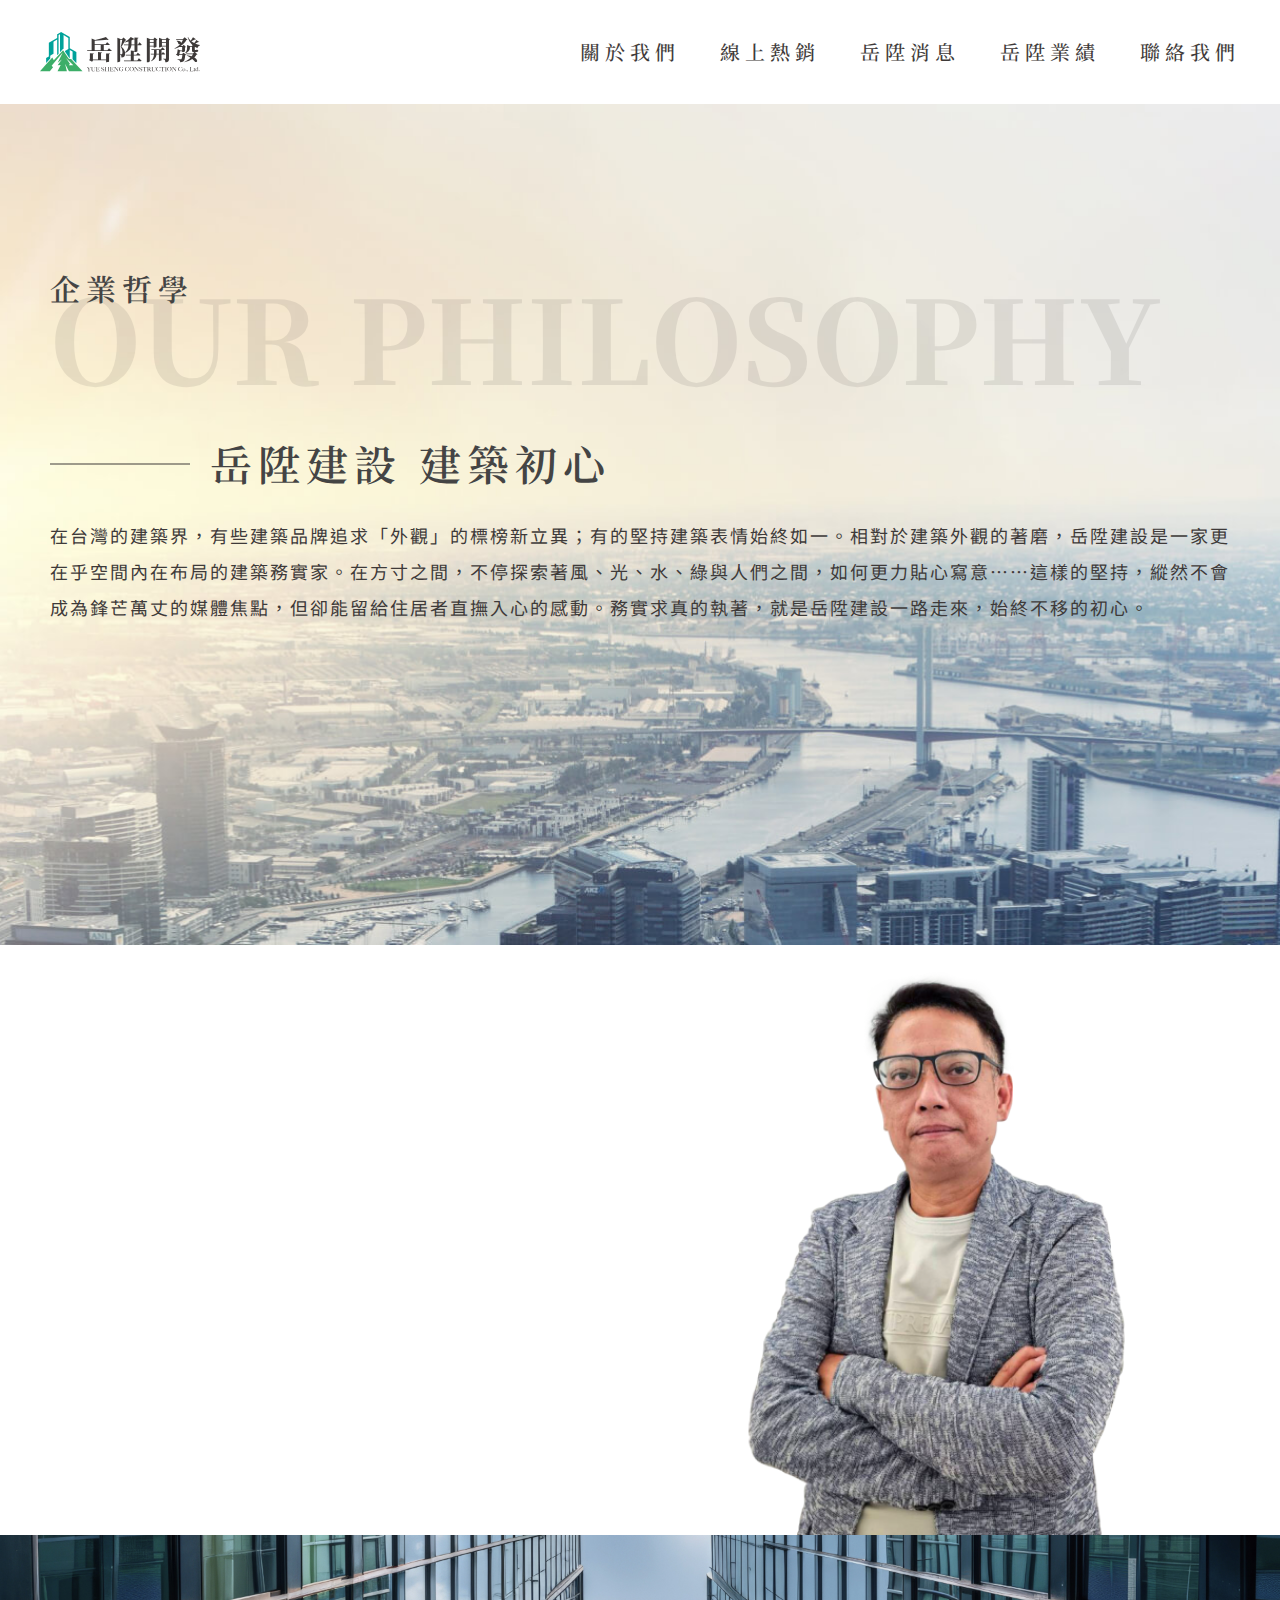
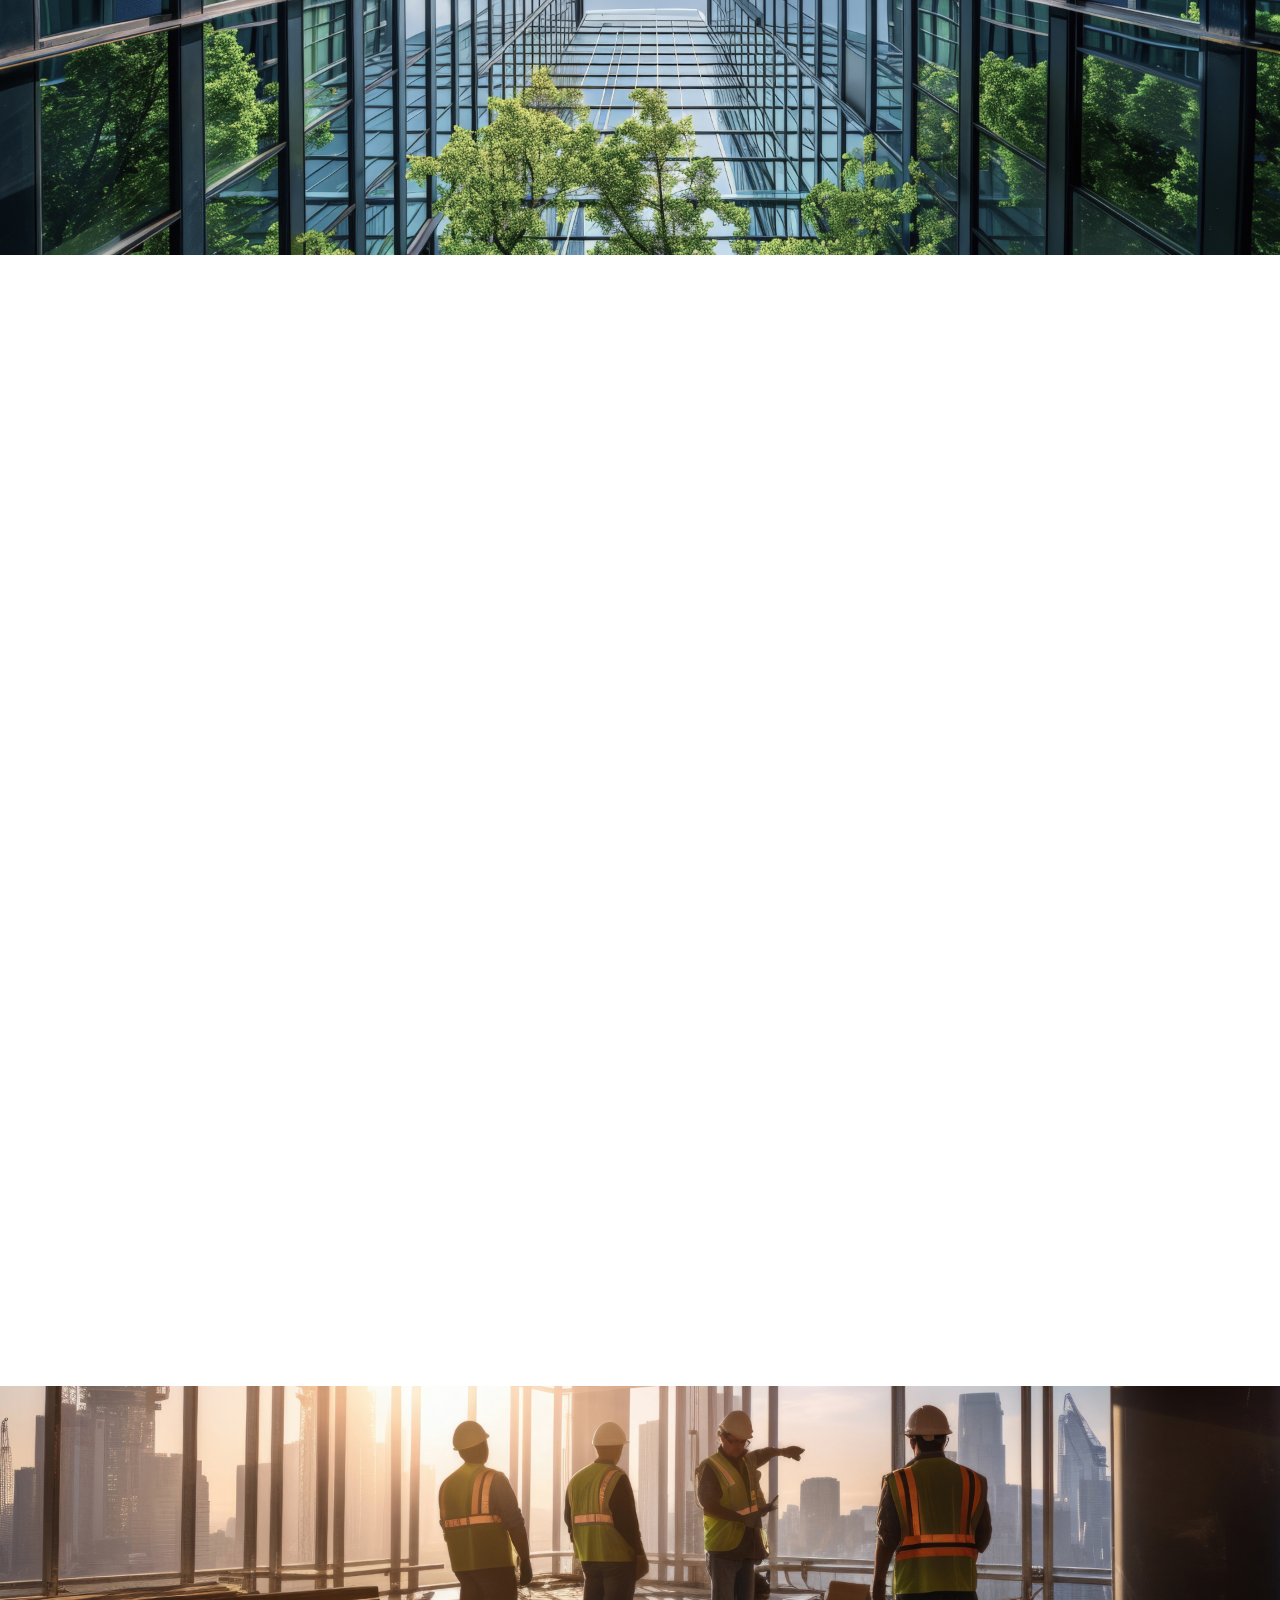
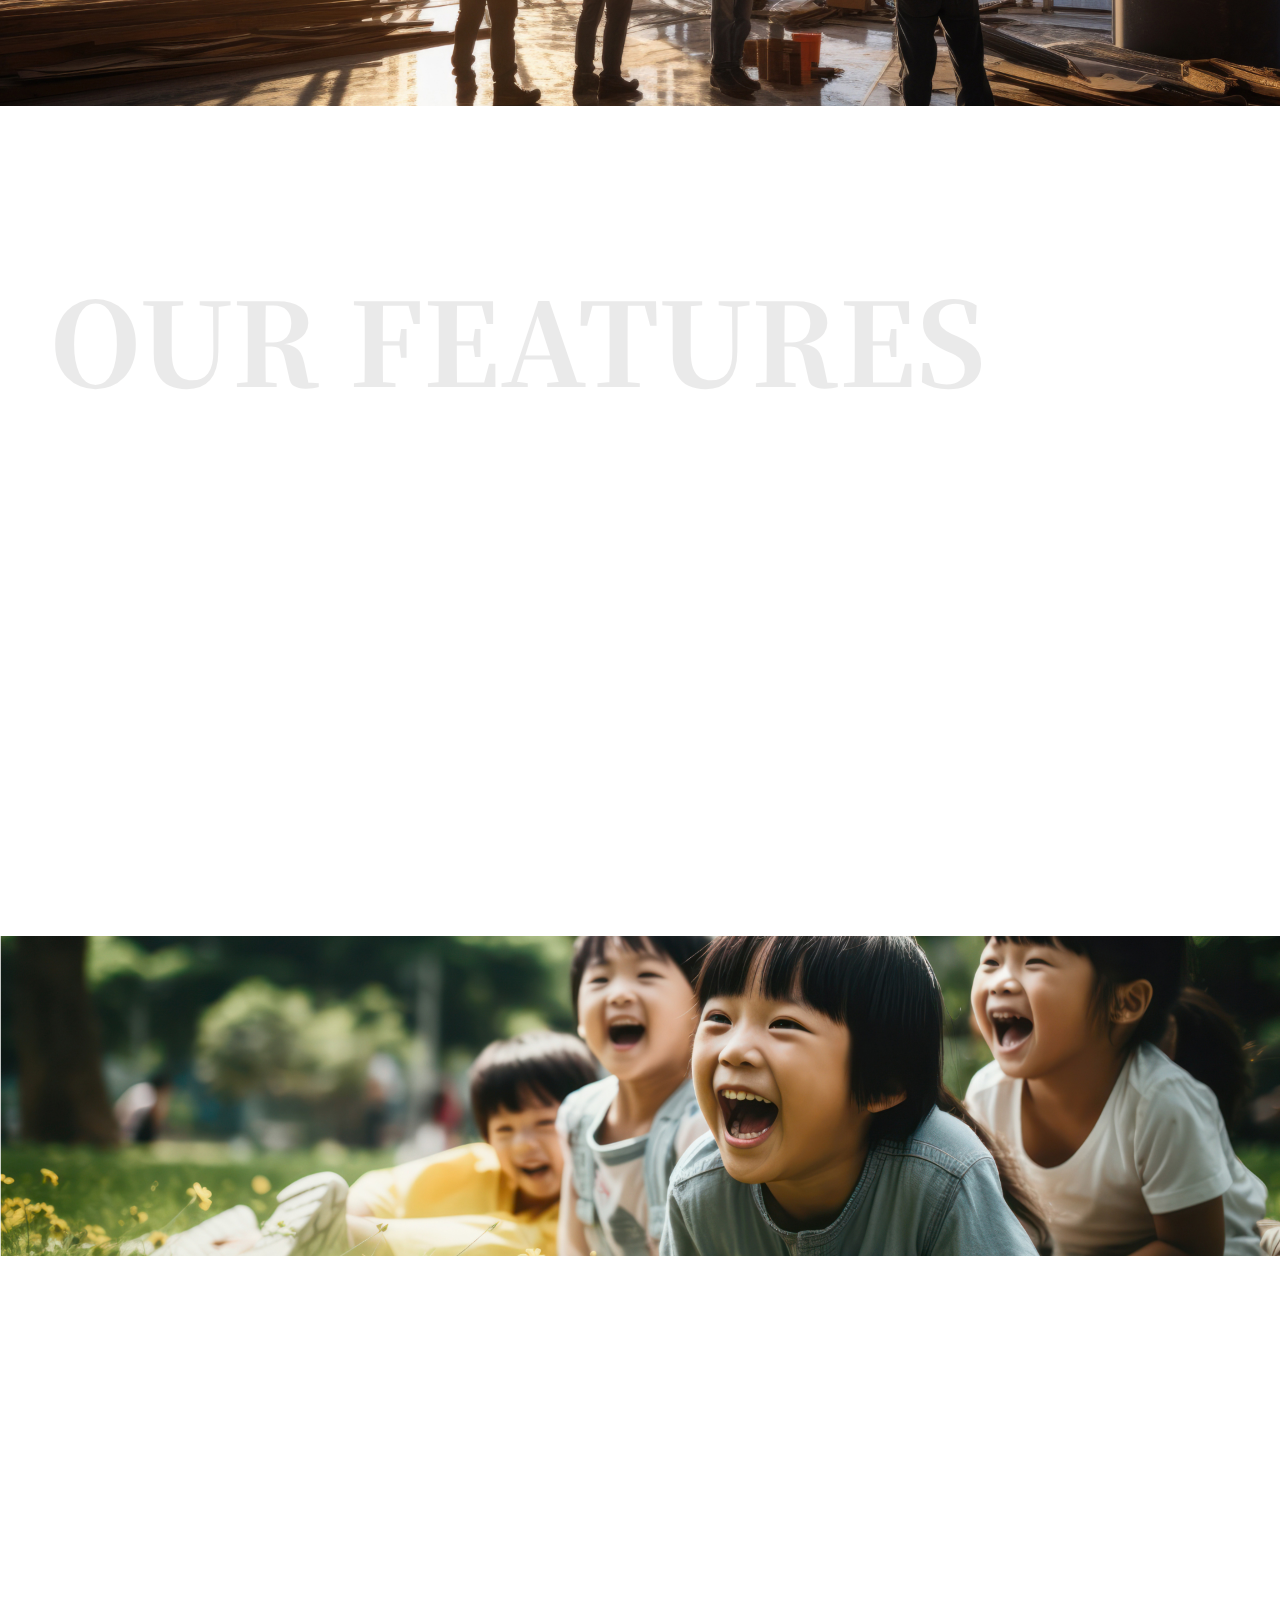
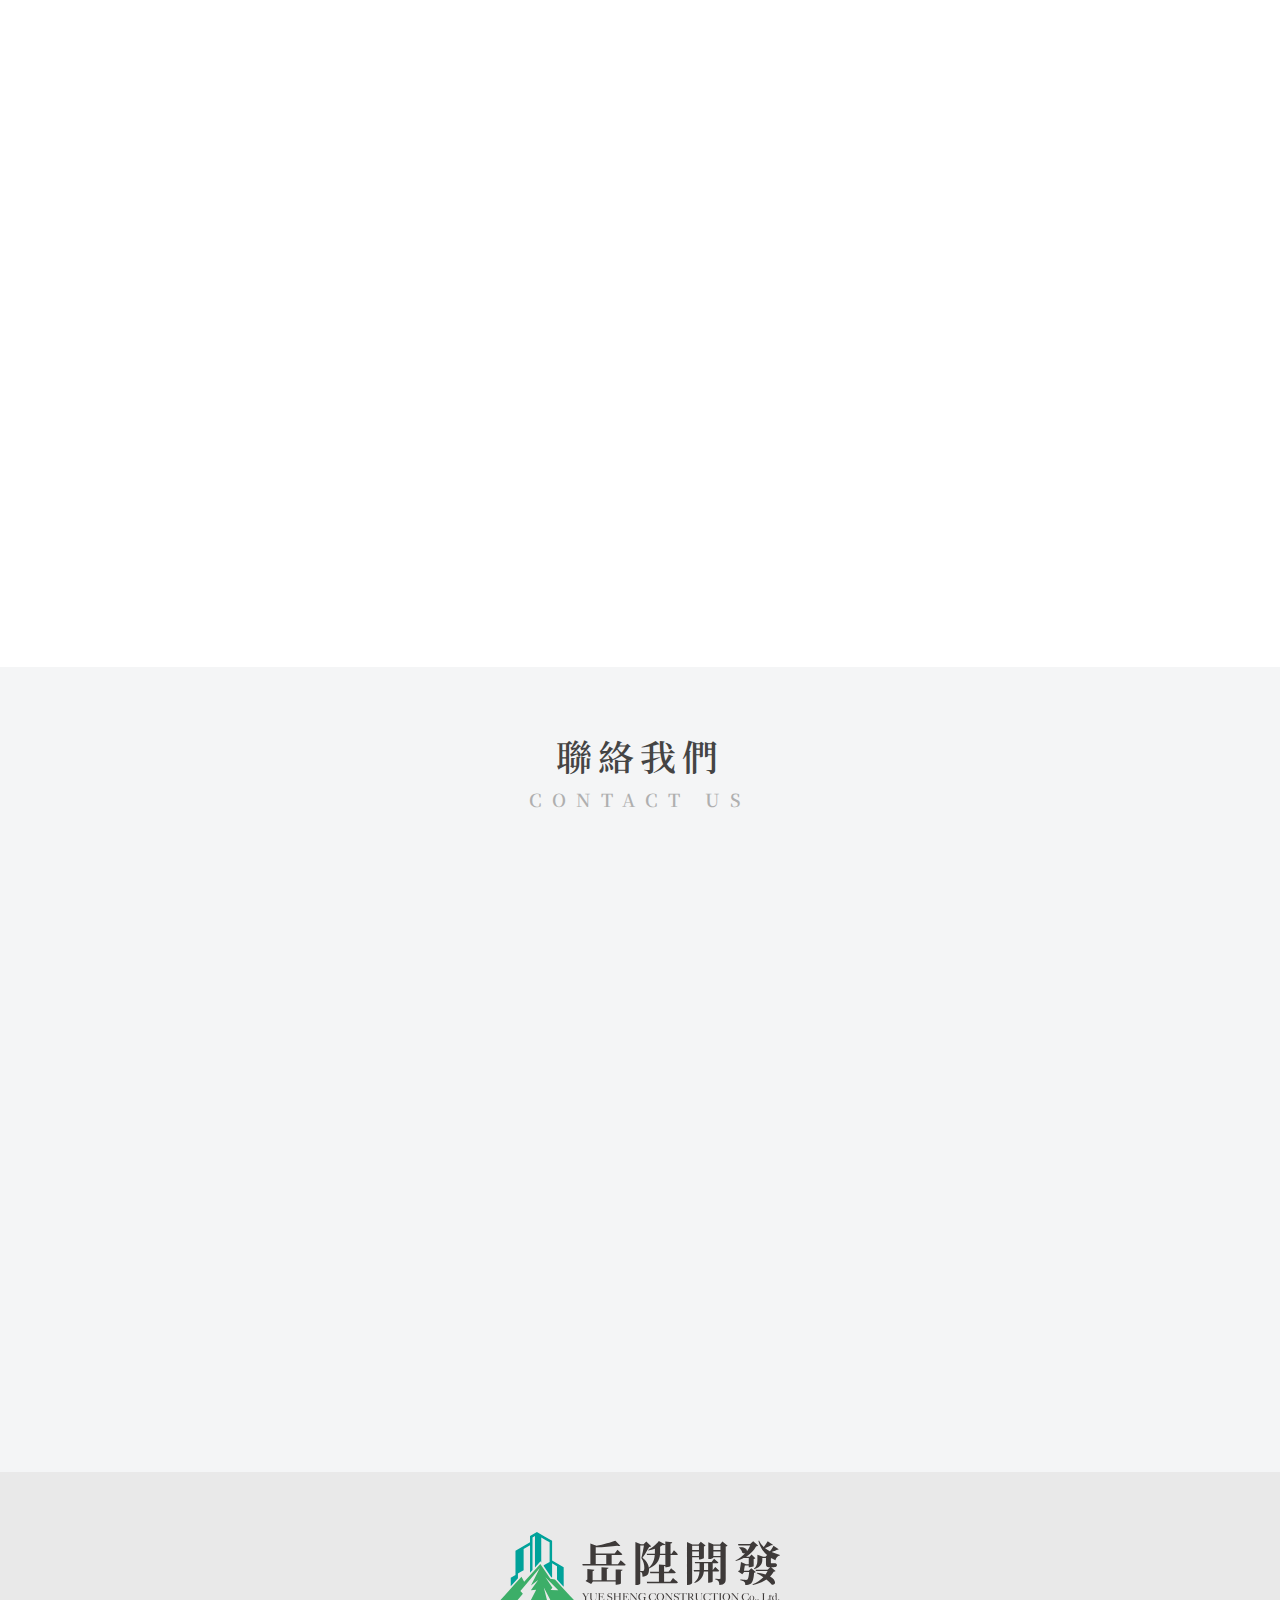
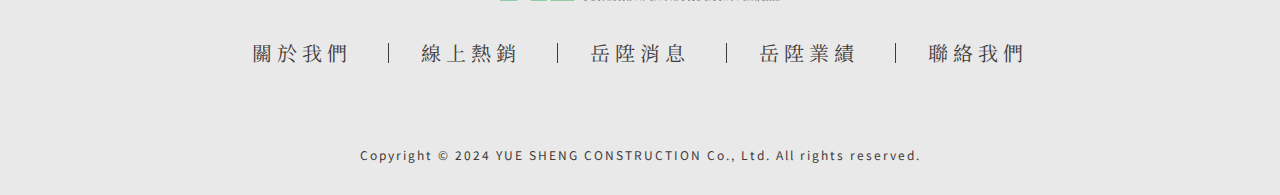
<file: aboutus.html>
<!DOCTYPE html>

<head>
	<meta http-equiv="Content-Type" content="text/html; charset=utf-8" />
	<meta name="viewport" content="width=device-width, initial-scale=1, minimum-scale=1, maximum-scale=1">
	<title>岳陞開發</title>
	<meta name="author" content="" />
	<meta name="description" content="" />
	<meta name="keywords" content="" />
	<meta name="Resource-type" content="" />
	<link rel="icon" href="logo.ico">
	<!-- <meta property="og:image" content="../img/index/1200x628.jpg"> -->

	<!-- css -->
	<link rel="stylesheet" type="text/css" href="css/reset.css" />
	<link rel="stylesheet" type="text/css" href="css/slick.css" />
	<link rel="stylesheet" type="text/css" href="css/slick-theme.css" />
	<link rel="stylesheet" type="text/css" href="css/animate.css" />
	<link rel="stylesheet" type="text/css" href="css/aboutus.css" />
	<!-- js -->
	<script src="js/jquery-3.6.0.min.js"></script>
	<script src="js/slick.js"></script>
	<script src="js/wow.min.js"></script>
</head>

<body>
	<header id="header"></header>

	<section>
		<div class="theme aboutus_kv">
            <div class="container">
                    <div class="titlebox">
                        <h4 class="wow fadeInUp" data-wow-duration="2s" data-wow-delay=".3s">企業哲學</h4>
                        <span>Our Philosophy</span>
                    </div>
                    <div class="infobox">
                        <h2 class="wow fadeInUp" data-wow-duration="2s" data-wow-delay=".9s">岳陞建設 建築初⼼</h2>
                        <p class="wow fadeInUp" data-wow-duration="2s" data-wow-delay="1.2s">在台灣的建築界，有些建築品牌追求「外觀」的標榜新立異；有的堅持建築表情始終如⼀。相對於建築外觀的著磨，岳陞建設是⼀家更在乎空間內在布局的建築務實家。在⽅⼨之間，不停探索著風、光、⽔、綠與⼈們之間，如何更⼒貼⼼寫意⋯⋯這樣的堅持，縱然不會成為鋒芒萬丈的媒體焦點，但卻能留給住居者直撫入⼼的感動。務實求真的執著，就是岳陞建設⼀路走來，始終不移的初⼼。</p>
                    </div>
                </div>
        </div>
        <div class="theme aboutus_chairman">
            <div class="container">
                <div class="aboutus_content">
                    <p class="wow fadeInUp" data-wow-duration="2s" data-wow-delay=".9s">董事長黃文洲，14歲開始由學徒到專業營造，一路勤懇，終於創建了理想的公司—岳陞開發。不斷探索最適切的居住空間，從泰國、新加坡、日本等的建造經驗與考察，就為了建造出每個人心中理想的「家」！</p>
                </div>
                <div class="aboutus_photo">
                    <img src="img/chairman.png" alt="">
                </div>
            </div>

        </div>
		<div class="theme aboutus_photo">
            <img src="img/abooutus_img1.jpg" alt="">
		</div>
		<div class="theme aboutus_content">
            <div class="container">
                <div class="infobox">
                    <h2 class="wow fadeInUp" data-wow-duration="2s" data-wow-delay=".3s">⼀門陞入 始終不渝</h2>
                    <h4 class="wow fadeInUp" data-wow-duration="2s" data-wow-delay=".6s">樹立風格 建築極品</h4>
                    <p class="wow fadeInUp" data-wow-duration="2s" data-wow-delay=".9s">在台灣的建築界，有些建築品牌追求「外觀」的標榜新立異；有的堅持建築表情始終如⼀。相對於建築外觀的著磨，岳陞建設是⼀家更在乎空間內在布局的建築務實家。在⽅⼨之間，不停探索著風、光、⽔、綠與⼈們之間，如何更⼒貼⼼寫意⋯⋯這樣的堅持，縱然不會成為鋒芒萬丈的媒體焦點，但卻能留給住居者直撫入⼼的感動。務實求真的執著，就是岳陞建設⼀路走來，始終不移的初⼼。</p>
                    <h4 class="wow fadeInUp" data-wow-duration="2s" data-wow-delay=".6s">呼應世界 綠能主流</h4>
                    <p class="wow fadeInUp" data-wow-duration="2s" data-wow-delay=".9s">岳陞建築認為，所謂的建築，不是憑空⽽來，它應該是與⼟地同聲共鳴⽽⽣。質此，岳陞建造⼀座建築的同時，我們更加珍視眼界的⼀景⼀物，企圖順勢⽽為 根據在地本來就擁有的地理/⽔⽂/氣候去設想，讓開發的過程展現環境保護的決⼼；在 建材選⽤的過程，以節能減碳的概念，呼應世界的主流，珍惜眼前花草樹⽊，成為世 界先進建築的⼀份⼦。</p>
                    <h4 class="wow fadeInUp" data-wow-duration="2s" data-wow-delay=".6s">空間美學 ⽣活如詩</h4>
                    <p class="wow fadeInUp" data-wow-duration="2s" data-wow-delay=".9s">孩⼦，在此可以放⼼盡情玩耍；親友，在此得以盡興歡聚。⼀代傳承⼀代，岳陞建築 打造的是⼀座幸福建築，納入許多家庭的幸福光陰，在公共社區的⼀草⼀⽊，或在私家格局的⽅⼨之間，岳陞建設都專注為您的⽣活譜寫幸福美韻。</p>
                </div>
            </div>
		</div>
		<div class="theme aboutus_photo">
            <img src="img/abooutus_img2.jpg" alt="">
		</div>
		<div class="theme aboutus_content">
            <div class="container">
                <div class="titlebox">
                    <h4 class="wow fadeInUp" data-wow-duration="2s" data-wow-delay=".3s">⼯程特色</h4>
                    <span>Our Features</span>
                </div>
                <div class="infobox">
                    <h2 class="wow fadeInUp" data-wow-duration="2s" data-wow-delay=".3s">陞陞不息 精彩不停</h2>
                    <h4 class="wow fadeInUp" data-wow-duration="2s" data-wow-delay=".6s">．選址精準 ． 規劃精細 ． 施⼯精實 ．客服精緻</h4>
                    <p class="wow fadeInUp" data-wow-duration="2s" data-wow-delay=".9s">對於建築產品的品管，岳陞建設秉持著永遠走在最前，做到最後的態度，無論是在最初的基地選址，或是初期的產品規劃，我們都視⼰如親，把它當成是蓋房⼦給⾄親好友來住，因此我們多了許多貼⼼規劃以及暖⼼之舉：像是這塊地的永恆不變的價值是什麼，未 來保值甚⾄增值的可能有什麼，我們都會細細量量。建案⼀旦拍版定案後，便會全⼒以赴，打造出堅若磐⽯的建築，讓家⼈可以在此放⼼安居，直⾄後期的客⼾服務，岳陞建設依舊⼀本初衷，極盡可 能之事，為每⼾⼈家，創造最多幸福的，讓精采時刻，陞陞不息。</p>
                </div>
            </div>
        </div>
		<div class="theme aboutus_photo">
            <img src="img/abooutus_img3.jpg" alt="">
		</div>
		<div class="theme aboutus_content" style="padding: 60px 0 100px;">
            <div class="container">
                <div class="infobox">
                    <h4 class="wow fadeInUp" data-wow-duration="2s" data-wow-delay=".6s">超低公設比，居住空間還給住居者</h4>
                    <p class="wow fadeInUp" data-wow-duration="2s" data-wow-delay=".9s">選擇直面居住者的真正需求，務實求是為我們的核心理念；化繁為簡、去蕪存菁，是我們堅守的使命。岳陞突破房市想像的限制，秉持超低公設比的建造方式，建造出真正適合的居所，將居住空間還給住居者。</p>
                    <h4 class="wow fadeInUp" data-wow-duration="2s" data-wow-delay=".6s">加強建築結構，耐震更安心</h4>
                    <p class="wow fadeInUp" data-wow-duration="2s" data-wow-delay=".9s">以華廈系列的概念開發，建材選用方式也呼應環保永續，來達到節能減碳。並根據在地的地理/水文/氣候建造，尤其台灣地震頻繁，岳陞從建造初時就全盤考量，特別加強建築結構、減少荷重，建築規格亦符合國家級抗震標準，堅決為住居者打造安心的住所。</p>
                    <h4 class="wow fadeInUp" data-wow-duration="2s" data-wow-delay=".6s">親民價格，便利生活不打折</h4>
                    <p class="wow fadeInUp" data-wow-duration="2s" data-wow-delay=".9s">除了好宅的基本配備，住居者的生活品質，我們也絲毫不容妥協，希望住居者能以區域親民價，即享受所有生活機能之便，超商、交通、賣場、學區、醫療，五大生活機能一應俱全。</p>
                    <h4 class="wow fadeInUp" data-wow-duration="2s" data-wow-delay=".6s">弱水三千，只取一瓢飲</h4>
                    <p class="wow fadeInUp" data-wow-duration="2s" data-wow-delay=".9s">岳陞相信家的溫暖是由內散發出來的滿足！所以從選址、企劃、建造，每個環節皆全力以赴，我們心無旁鶩，並將每一位住居者視如已親，致力為大家創造理想家園。</p>
                </div>
            </div>
        </div>
        
		<div class="theme aboutus_contactus">
                <div class="home_topic">
                    <h3>聯絡我們</h3>
                    <h6 class="gray">contact us</h6>
                </div>
                <div class="contactus_content">
                    <div class="container">
                        <div class="contactus_form">
                            <p class="wow fadeInUp" data-wow-duration="2s" data-wow-delay=".3s">若您有購屋及建案相關問題，
                                歡迎您填寫表單與我們聯絡。<span>* 欄位表示必填</span></p>
                            <div class="item w100 wow fadeInUp" data-wow-delay="1.2s">
                                <!-- <label for="name">預約個案<span>*</span></label> -->
                                <select>
                                    <option>* 預約個案</option>
                                    <option>AAA</option>
                                    <option>BBB</option>
                                    <option>CCC</option>
                                </select>
                            </div>
                            <div class="item mr20 wow fadeInUp" data-wow-delay=".6s">
                                <!-- <label for="name">姓名<span>*</span></label> -->
                                <input type="text" v-model="name" name="name" placeholder="* 姓名" required />
                            </div>
                            <div class="item wow fadeInUp" data-wow-delay=".9s">
                                <!-- <label for="phone">連絡電話<span>*</span></label> -->
                                <input type="text" v-model="phone" name="phone" placeholder="* 連絡電話" required />
                            </div>
                            <div class="item mr20 wow fadeInUp" data-wow-delay="1.5s">
                                <!-- <label for="name">聯絡時段<span>*</span></label> -->
                                <select>
                                    <option>聯絡時段</option>
                                    <option>8:00-12:00</option>
                                    <option>12:00-17:00</option>
                                    <option>17:00-22:00</option>
                                </select>
                            </div>
                            <div class="item wow fadeInUp" data-wow-delay="1.8s">
                                <!-- <label for="email">E-mail <span>*</span></label> -->
                                <input type="text" v-model="email" name="email" placeholder="* E-mail" required />
                            </div>
                            <div class="item w100 wow fadeInUp" data-wow-delay="2.1s">
                                <!-- <label for="message">留言</label> -->
                                <textarea id="message" v-model="message" name="message" placeholder="留言" required></textarea>
                            </div>
                            <div class="item w100 nobg wow fadeInUp" data-wow-delay="2.4s">
                                <input type="checkbox" id="checkbox" name="checkbox" value="checkbox">
                                <label for="checkbox" class="checktxt">我同意通過電話方式與我聯絡 <a href="#">隱私權政策規範</a></label>
                            </div>
                            <button class="send wow fadeInUp" data-wow-delay="2.7s">送出</button>
                        </div>
                    </div>
                </div>
            </div>
	</section>

	<div class="popup popup_send">
		<div class="popup_content popup_message">您已送出資訊，我們將與您聯繫</div>
	</div>
	
	<footer id="footer"></footer>

</body>
<script>
	$(document).ready(function () {
		new WOW().init();

		$('#header').load('page/header.html');
		$('#footer').load('page/footer.html');

		$('.project_slider').slick({
			dots: false,
			arrows: true,
			infinite: true,
			slidesToShow: 2,
			slidesToScroll: 1,
			asNavFor: '.project_slider_nav',
			prevArrow: '<button class="prev"><a href="#0"><span class="material-icons">arrow_back</span></a></button>',
			nextArrow: '<button class="next"><a href="#0"><span class="material-icons">arrow_forward</span></a></button>',
		});
		$('.project_slider_nav').slick({
			slidesToShow: 1,
			slidesToScroll: 1,
			asNavFor: '.project_slider',
			dots: false,
			fade: true,
			// centerMode: true,
			focusOnSelect: true
		});

		//box height
		var max = 0;
		$('.js_height').each(function (T) {
			T = $(this).outerHeight(), T > max && (max = T);
		}).outerHeight(max);	
		
	})

</script>
</html>
</file>
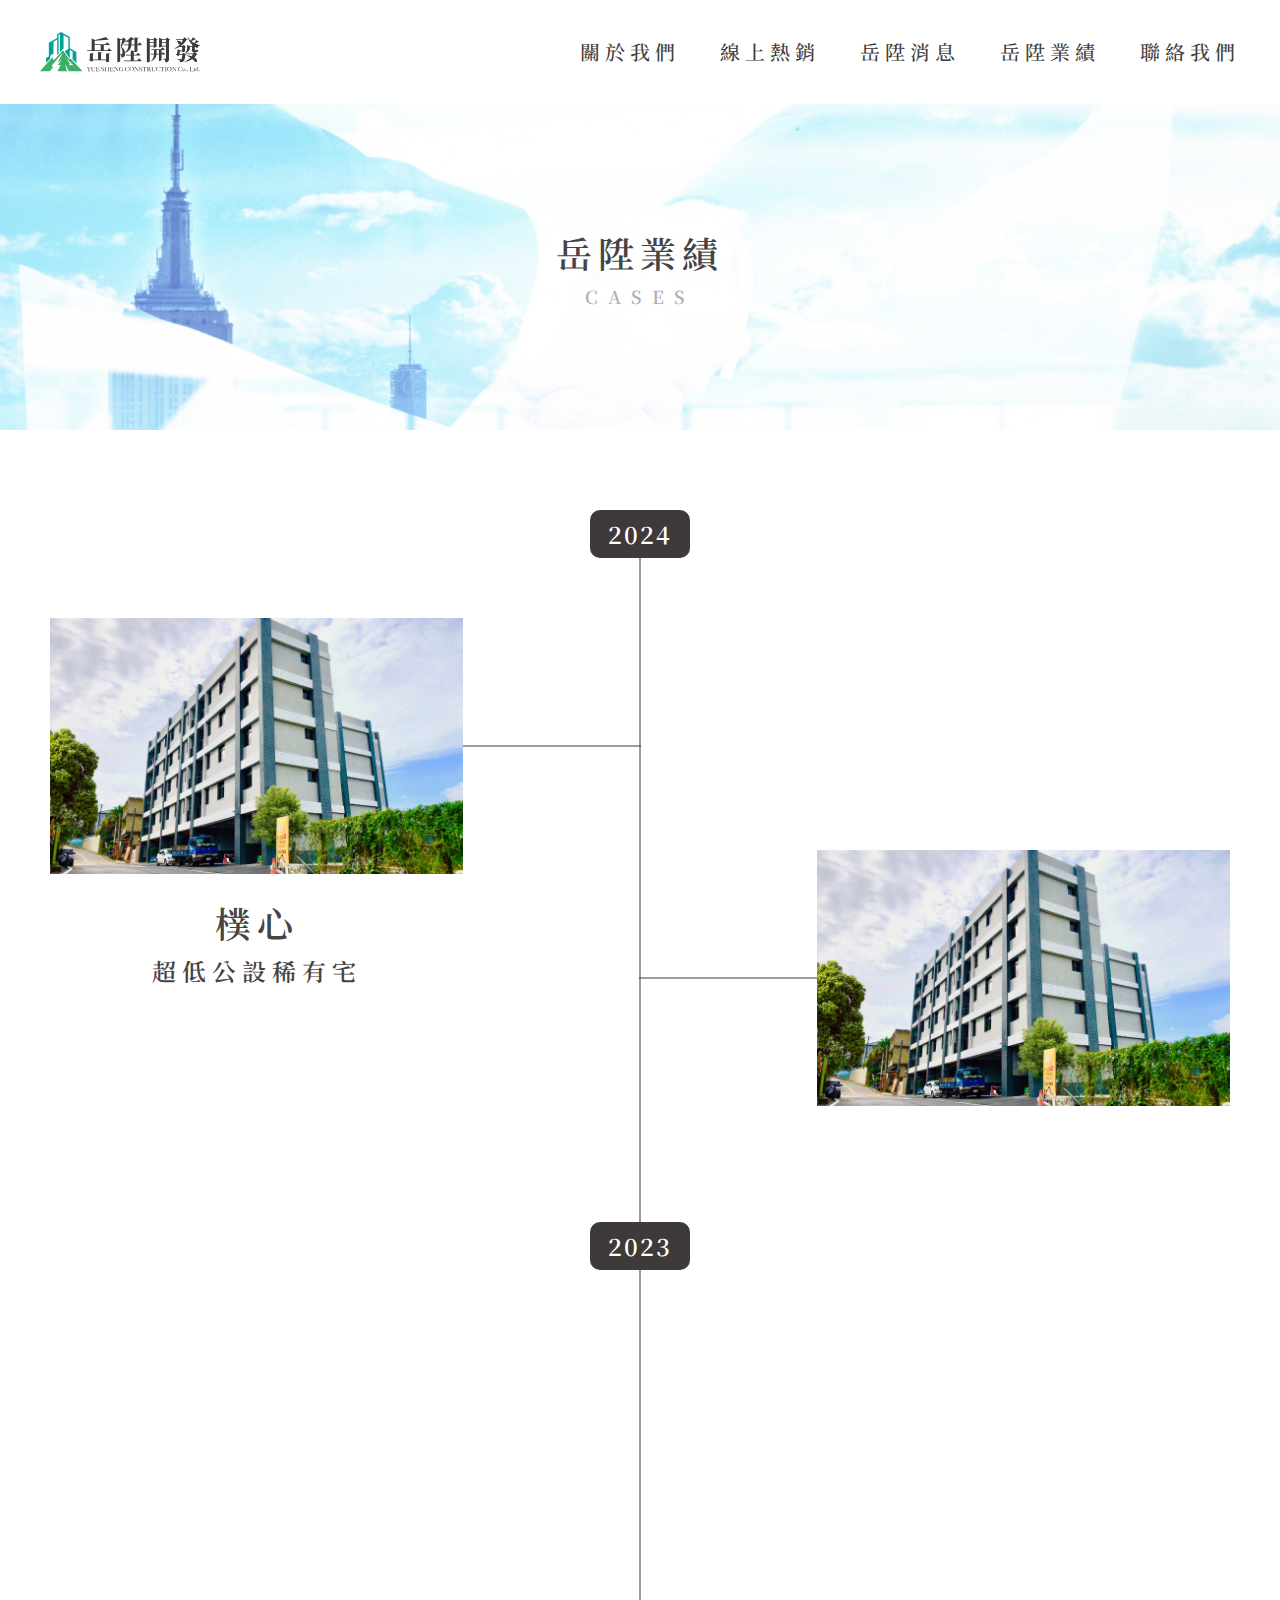
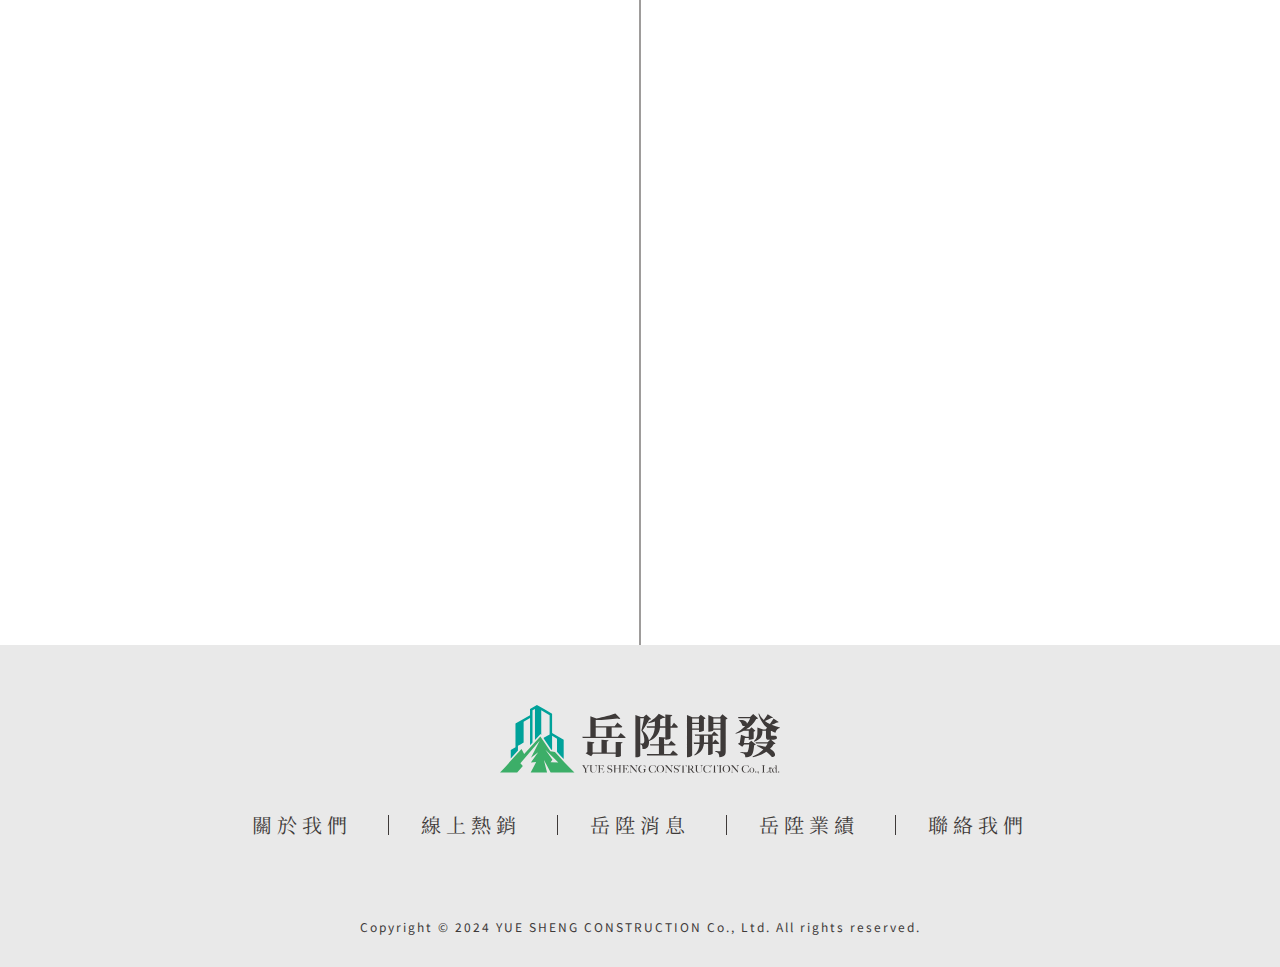
<file: cases.html>
<!DOCTYPE html>

<head>
	<meta http-equiv="Content-Type" content="text/html; charset=utf-8" />
	<meta name="viewport" content="width=device-width, initial-scale=1, minimum-scale=1, maximum-scale=1">
	<title>岳陞開發</title>
	<meta name="author" content="" />
	<meta name="description" content="" />
	<meta name="keywords" content="" />
	<meta name="Resource-type" content="" />
	<link rel="icon" href="logo.ico">
	<!-- <meta property="og:image" content="../img/index/1200x628.jpg"> -->

	<!-- css -->
    <link rel="stylesheet" type="text/css" href="css/reset.css" />
    <link rel="stylesheet" type="text/css" href="css/pagination.css" />
	<link rel="stylesheet" type="text/css" href="css/slick.css" />
	<link rel="stylesheet" type="text/css" href="css/slick-theme.css" />
	<link rel="stylesheet" type="text/css" href="css/animate.css" />
	<link rel="stylesheet" type="text/css" href="css/cases.css" />
	<!-- js -->
    <!-- <script src="js/jquery-3.6.0.min.js"></script> -->
    <script src="https://code.jquery.com/jquery-1.12.4.min.js"></script>
    <!-- <script src="http://code.jquery.com/jquery-3.6.1.js"></script> -->
	<script src="js/pagination.js"></script>
	<script src="js/slick.js"></script>
	<script src="js/wow.min.js"></script>
</head>

<body>
	<header id="header"></header>

	<section>
        <div class="page_topic">
            <h3 class="wow fadeInUp" data-wow-duration="2s" data-wow-delay=".5s">岳陞業績</h3>
            <h6 class="gray wow fadeInUp" data-wow-duration="2s" data-wow-delay="1s">cases</h6>
        </div>
		<div class="theme page_cases">
            <div class="container">
                <div class="cases_content">
                    <div class="cases_box">
                        <div class="year align-center">2024</div>
                        <div class="cases_group">
                            <div class="cases_align">
                                <div class="item">
                                    <a href="#">
                                        <div class="photo wow fadeInUp" data-wow-duration="2s" data-wow-delay=".3s">
                                            <img src="img/cases_img1.jpg" alt="">
                                        </div>
                                        <div class="info">
                                            <h3 class=" wow fadeInUp" data-wow-duration="2s" data-wow-delay=".6s">樸心</h3>
                                            <h5 class=" wow fadeInUp" data-wow-duration="2s" data-wow-delay=".9s">超低公設稀有宅</h5>
                                        </div>
                                    </a>
                                </div>
                            </div>
                            <div class="cases_align">
                                <div class="item">
                                    <a href="#">
                                        <div class="photo wow fadeInUp" data-wow-duration="2s" data-wow-delay=".3s">
                                            <img src="img/cases_img1.jpg" alt="">
                                        </div>
                                        <div class="info">
                                            <h3 class=" wow fadeInUp" data-wow-duration="2s" data-wow-delay=".6s">鉑樂</h3>
                                            <h5 class=" wow fadeInUp" data-wow-duration="2s" data-wow-delay=".9s">青埔5分鐘 價格很輕鬆</h5>
                                        </div>
                                    </a>
                                </div>
                            </div>
                        </div>
                    </div>
                    <div class="cases_box">
                        <div class="year align-center">2023</div>
                        <div class="cases_group">
                            <div class="cases_align">
                                <div class="item">
                                    <a href="#">
                                        <div class="photo wow fadeInUp" data-wow-duration="2s" data-wow-delay=".3s">
                                            <img src="img/cases_img1.jpg" alt="">
                                        </div>
                                        <div class="info">
                                            <h3 class=" wow fadeInUp" data-wow-duration="2s" data-wow-delay=".6s">樸心</h3>
                                            <h5 class=" wow fadeInUp" data-wow-duration="2s" data-wow-delay=".9s">超低公設稀有宅</h5>
                                        </div>
                                    </a>
                                </div>
                            </div>
                            <div class="cases_align">
                                <div class="item">
                                    <a href="#">
                                        <div class="photo wow fadeInUp" data-wow-duration="2s" data-wow-delay=".3s">
                                            <img src="img/cases_img1.jpg" alt="">
                                        </div>
                                        <div class="info">
                                            <h3 class=" wow fadeInUp" data-wow-duration="2s" data-wow-delay=".6s">鉑樂</h3>
                                            <h5 class=" wow fadeInUp" data-wow-duration="2s" data-wow-delay=".9s">青埔5分鐘 價格很輕鬆</h5>
                                        </div>
                                    </a>
                                </div>
                            </div>
                            <div class="cases_align">
                                <div class="item">
                                    <a href="#">
                                        <div class="photo wow fadeInUp" data-wow-duration="2s" data-wow-delay=".3s">
                                            <img src="img/cases_img1.jpg" alt="">
                                        </div>
                                        <div class="info">
                                            <h3 class=" wow fadeInUp" data-wow-duration="2s" data-wow-delay=".6s">樸心</h3>
                                            <h5 class=" wow fadeInUp" data-wow-duration="2s" data-wow-delay=".9s">超低公設稀有宅</h5>
                                        </div>
                                    </a>
                                </div>
                            </div>
                        </div>
                    </div>
                </div>
            </div>
        </div>
	</section>

	
    <footer id="footer"></footer>
    <!-- <div id="wrapper">
        <section>
            <div class="data-container"></div>
            <div id="pagination-news"></div>
        </section>
    </div> -->

</body>
<script>
	$(document).ready(function () {
		new WOW().init();

		$('#header').load('page/header.html');
		$('#footer').load('page/footer.html');

		$('.project_slider').slick({
			dots: false,
			arrows: true,
			infinite: true,
			slidesToShow: 2,
			slidesToScroll: 1,
			asNavFor: '.project_slider_nav',
			prevArrow: '<button class="prev"><a href="#0"><span class="material-icons">arrow_back</span></a></button>',
			nextArrow: '<button class="next"><a href="#0"><span class="material-icons">arrow_forward</span></a></button>',
		});
		$('.project_slider_nav').slick({
			slidesToShow: 1,
			slidesToScroll: 1,
			asNavFor: '.project_slider',
			dots: false,
			fade: true,
			focusOnSelect: true
        });


	 	//box height
		var max = 0;
		$('.js_height').each(function (T) {
			T = $(this).outerHeight(), T > max && (max = T);
		}).outerHeight(max);	
		
    });


    jQuery(document).ready(function () {

        var show_per_page = 5; 
        
        var number_of_items = $('#pagingBox').children().size();
        
        var number_of_pages = Math.ceil(number_of_items/show_per_page);

        $('#current_page').val(0);
        $('#show_per_page').val(show_per_page);
        var navigation_html = '<div class="previous_link"><a href="javascript:previous();"><span class="material-icons">chevron_left</span></a></div>';
        var current_link = 0;
        while(number_of_pages > current_link){
            navigation_html += '<div class="page_link"><a href="javascript:go_to_page(' + current_link +')" longdesc="' + current_link +'">'+ (current_link + 1) +'</a></div>';
            current_link++;
        }
        navigation_html += '<div class="next_link"><a href="javascript:next();"><span class="material-icons">chevron_right</span></a></div>';

        $('#page_navigation').html(navigation_html);

        $('#page_navigation .page_link:first').addClass('active_page');

        $('#pagingBox').children().css('display', 'none');

        $('#pagingBox').children().slice(0, show_per_page).css('display', 'block');

    });



    //Pagination JS

    function previous(){

        new_page = parseInt($('#current_page').val()) - 1;
        if($('.active_page').prev('.page_link').length==true){
        go_to_page(new_page);
        }

    }

    function next(){
        new_page = parseInt($('#current_page').val()) + 1;
        if($('.active_page').next('.page_link').length==true){
            go_to_page(new_page);
        }

    }
    function go_to_page(page_num){
    
        var show_per_page = parseInt($('#show_per_page').val());
    
        start_from = page_num * show_per_page;
    
        end_on = start_from + show_per_page;

        $('#pagingBox').children().css('display', 'none').slice(start_from, end_on).css('display', 'block');

        $('.page_link[longdesc=' + page_num +']').addClass('active_page').siblings('.active_page').removeClass('active_page');

        $('#current_page').val(page_num);
    }
</script>
</html>
</file>
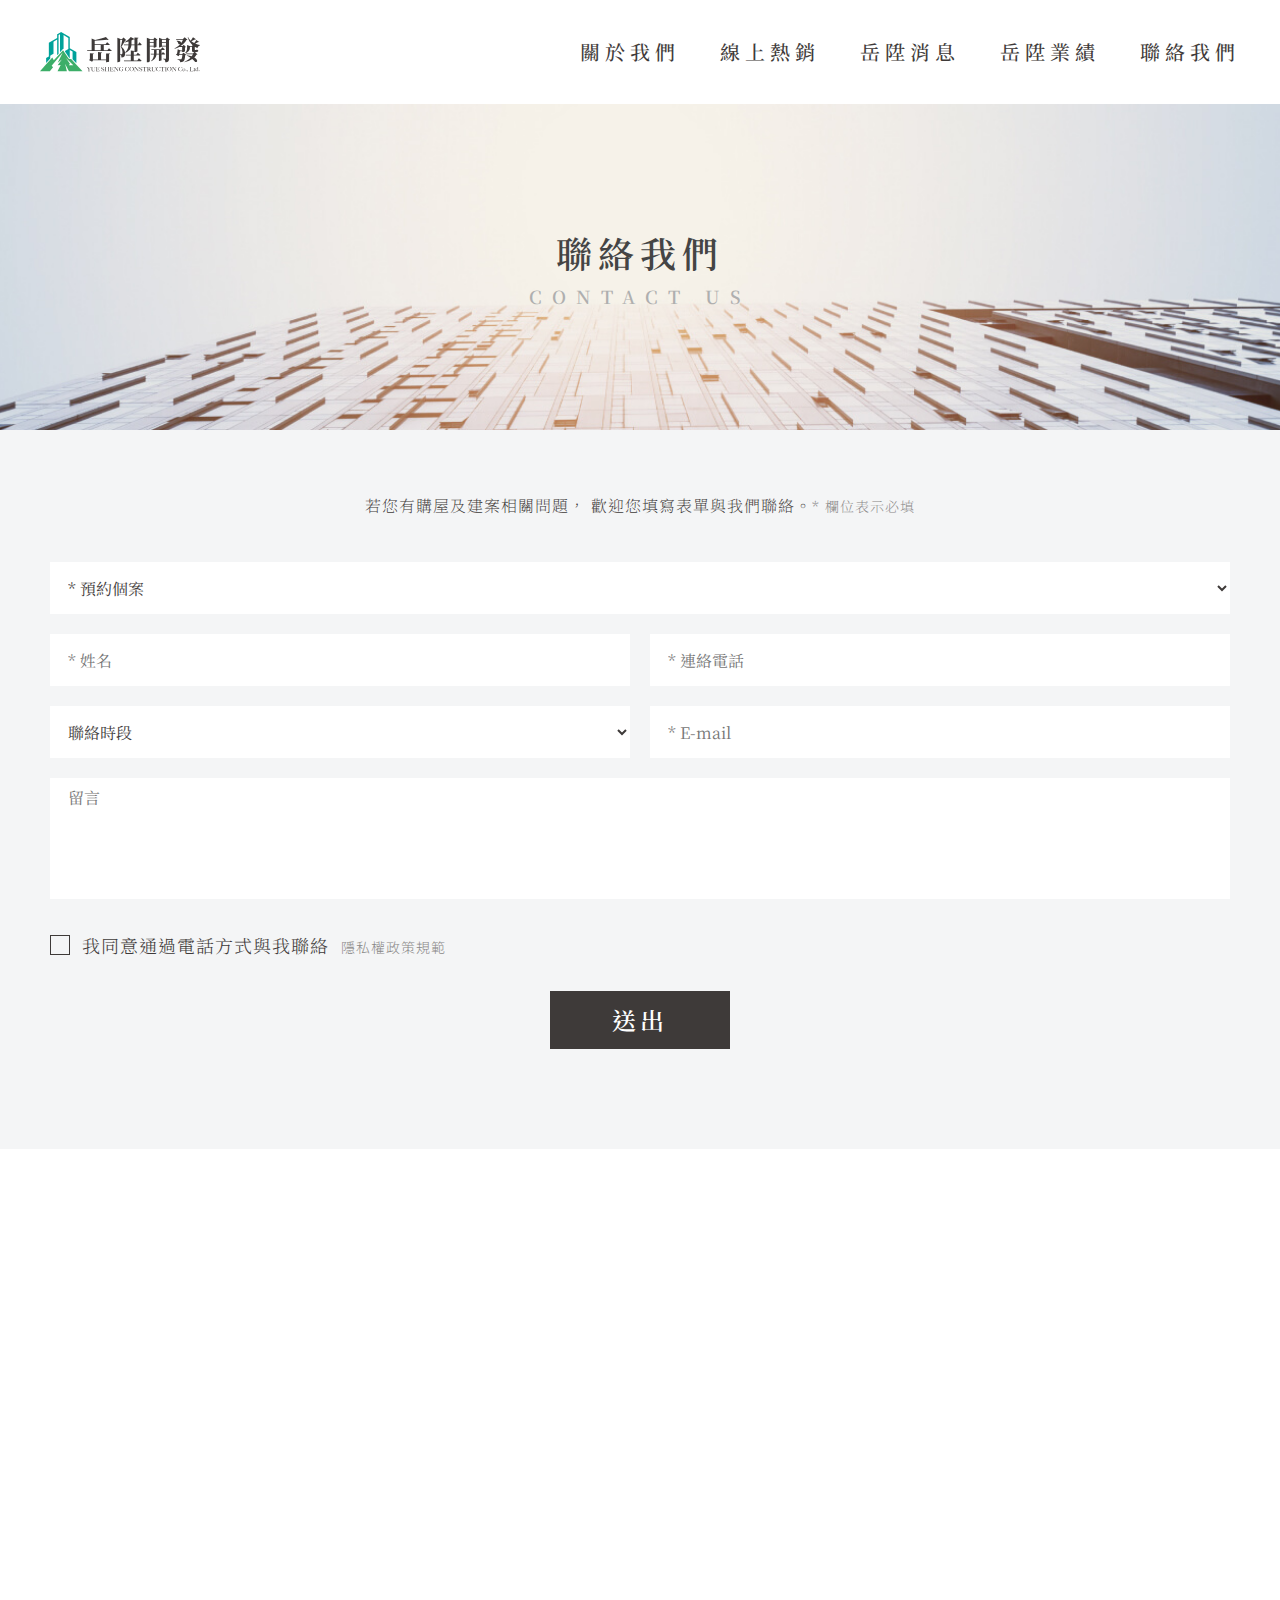
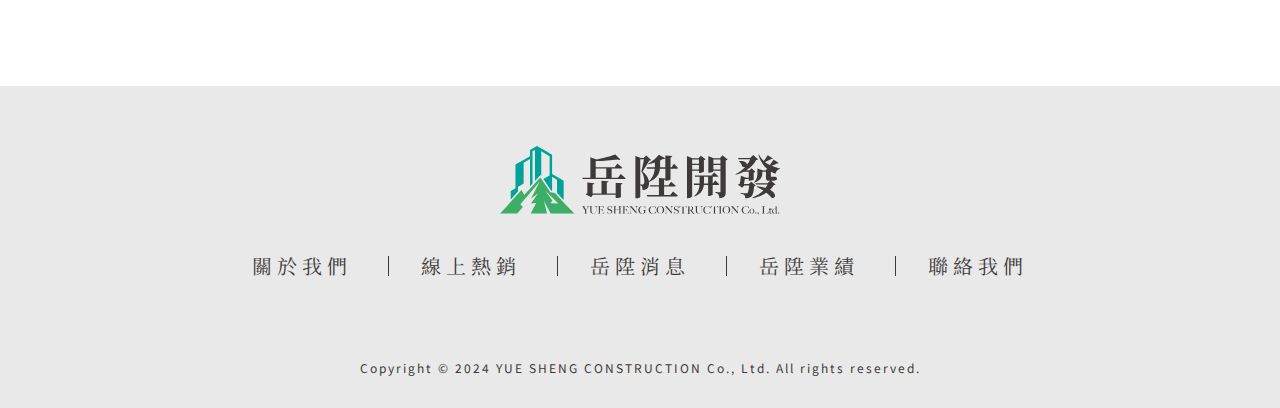
<file: contactus.html>
<!DOCTYPE html>

<head>
	<meta http-equiv="Content-Type" content="text/html; charset=utf-8" />
	<meta name="viewport" content="width=device-width, initial-scale=1, minimum-scale=1, maximum-scale=1">
	<title>岳陞開發</title>
	<meta name="author" content="" />
	<meta name="description" content="" />
	<meta name="keywords" content="" />
	<meta name="Resource-type" content="" />
	<link rel="icon" href="logo.ico">
	<!-- <meta property="og:image" content="../img/index/1200x628.jpg"> -->

	<!-- css -->
	<link rel="stylesheet" type="text/css" href="css/reset.css" />
	<link rel="stylesheet" type="text/css" href="css/slick.css" />
	<link rel="stylesheet" type="text/css" href="css/slick-theme.css" />
	<link rel="stylesheet" type="text/css" href="css/animate.css" />
	<link rel="stylesheet" type="text/css" href="css/contactus.css" />
	<!-- js -->
	<script src="js/jquery-3.6.0.min.js"></script>
	<script src="js/slick.js"></script>
	<script src="js/wow.min.js"></script>
</head>

<body>
	<header id="header"></header>

	<section>
        <div class="page_topic">
            <h3 class="wow fadeInUp" data-wow-duration="2s" data-wow-delay=".5s">聯絡我們</h3>
            <h6 class="gray wow fadeInUp" data-wow-duration="2s" data-wow-delay="1s">contact us</h6>
        </div>
		<div class="theme page_contactus">
			<div class="contactus_content">
				<div class="container">
					<div class="contactus_form">
						<p class="wow fadeInUp" data-wow-duration="2s" data-wow-delay=".3s">若您有購屋及建案相關問題，
							歡迎您填寫表單與我們聯絡。<span>* 欄位表示必填</span></p>
						<div class="item w100 wow fadeInUp" data-wow-delay="1.2s">
							<!-- <label for="name">預約個案<span>*</span></label> -->
							<select>
								<option>* 預約個案</option>
								<option>AAA</option>
								<option>BBB</option>
								<option>CCC</option>
							</select>
						</div>
						<div class="item mr20 wow fadeInUp" data-wow-delay=".6s">
							<!-- <label for="name">姓名<span>*</span></label> -->
							<input type="text" v-model="name" name="name" placeholder="* 姓名" required />
						</div>
						<div class="item wow fadeInUp" data-wow-delay=".9s">
							<!-- <label for="phone">連絡電話<span>*</span></label> -->
							<input type="text" v-model="phone" name="phone" placeholder="* 連絡電話" required />
						</div>
						<div class="item mr20 wow fadeInUp" data-wow-delay="1.5s">
							<!-- <label for="name">聯絡時段<span>*</span></label> -->
							<select>
								<option>聯絡時段</option>
								<option>8:00-12:00</option>
								<option>12:00-17:00</option>
								<option>17:00-22:00</option>
							</select>
						</div>
						<div class="item wow fadeInUp" data-wow-delay="1.8s">
							<!-- <label for="email">E-mail <span>*</span></label> -->
							<input type="text" v-model="email" name="email" placeholder="* E-mail" required />
						</div>
						<div class="item w100 wow fadeInUp" data-wow-delay="2.1s">
							<!-- <label for="message">留言</label> -->
							<textarea id="message" v-model="message" name="message" placeholder="留言" required></textarea>
						</div>
						<div class="item w100 nobg wow fadeInUp" data-wow-delay="2.4s">
							<input type="checkbox" id="checkbox" name="checkbox" value="checkbox">
							<label for="checkbox" class="checktxt">我同意通過電話方式與我聯絡 <a href="privacy.html" target="_blank">隱私權政策規範</a></label>
						</div>
						<button class="send wow fadeInUp" data-wow-delay="2.7s">送出</button>
					</div>
				</div>
			</div>
        </div>
        <div class="contactus_map">
            <iframe src="https://www.google.com/maps/embed?pb=!1m18!1m12!1m3!1d3616.2582289782!2d121.30066007617611!3d24.99133997784416!2m3!1f0!2f0!3f0!3m2!1i1024!2i768!4f13.1!3m3!1m2!1s0x34681f1caf9dac59%3A0x6689370d10edbeb2!2zMzMw5qGD5ZyS5biC5qGD5ZyS5Y2A5b6p6IiI6LevNDE45be3MjLomZ8!5e0!3m2!1szh-TW!2stw!4v1708197443402!5m2!1szh-TW!2stw" allowfullscreen="" loading="lazy" referrerpolicy="no-referrer-when-downgrade"></iframe>
        </div>
	</section>

	<div class="popup popup_send">
		<div class="popup_content popup_message">您已送出資訊，我們將與您聯繫</div>
	</div>
	
	<footer id="footer"></footer>

</body>
<script>
	$(document).ready(function () {
		new WOW().init();

		$('#header').load('page/header.html');
		$('#footer').load('page/footer.html');

		$('.project_slider').slick({
			dots: false,
			arrows: true,
			infinite: true,
			slidesToShow: 2,
			slidesToScroll: 1,
			asNavFor: '.project_slider_nav',
			prevArrow: '<button class="prev"><a href="#0"><span class="material-icons">arrow_back</span></a></button>',
			nextArrow: '<button class="next"><a href="#0"><span class="material-icons">arrow_forward</span></a></button>',
		});
		$('.project_slider_nav').slick({
			slidesToShow: 1,
			slidesToScroll: 1,
			asNavFor: '.project_slider',
			dots: false,
			fade: true,
			// centerMode: true,
			focusOnSelect: true
		});

		//box height
		var max = 0;
		$('.js_height').each(function (T) {
			T = $(this).outerHeight(), T > max && (max = T);
		}).outerHeight(max);	
		
	})

</script>
</html>
</file>
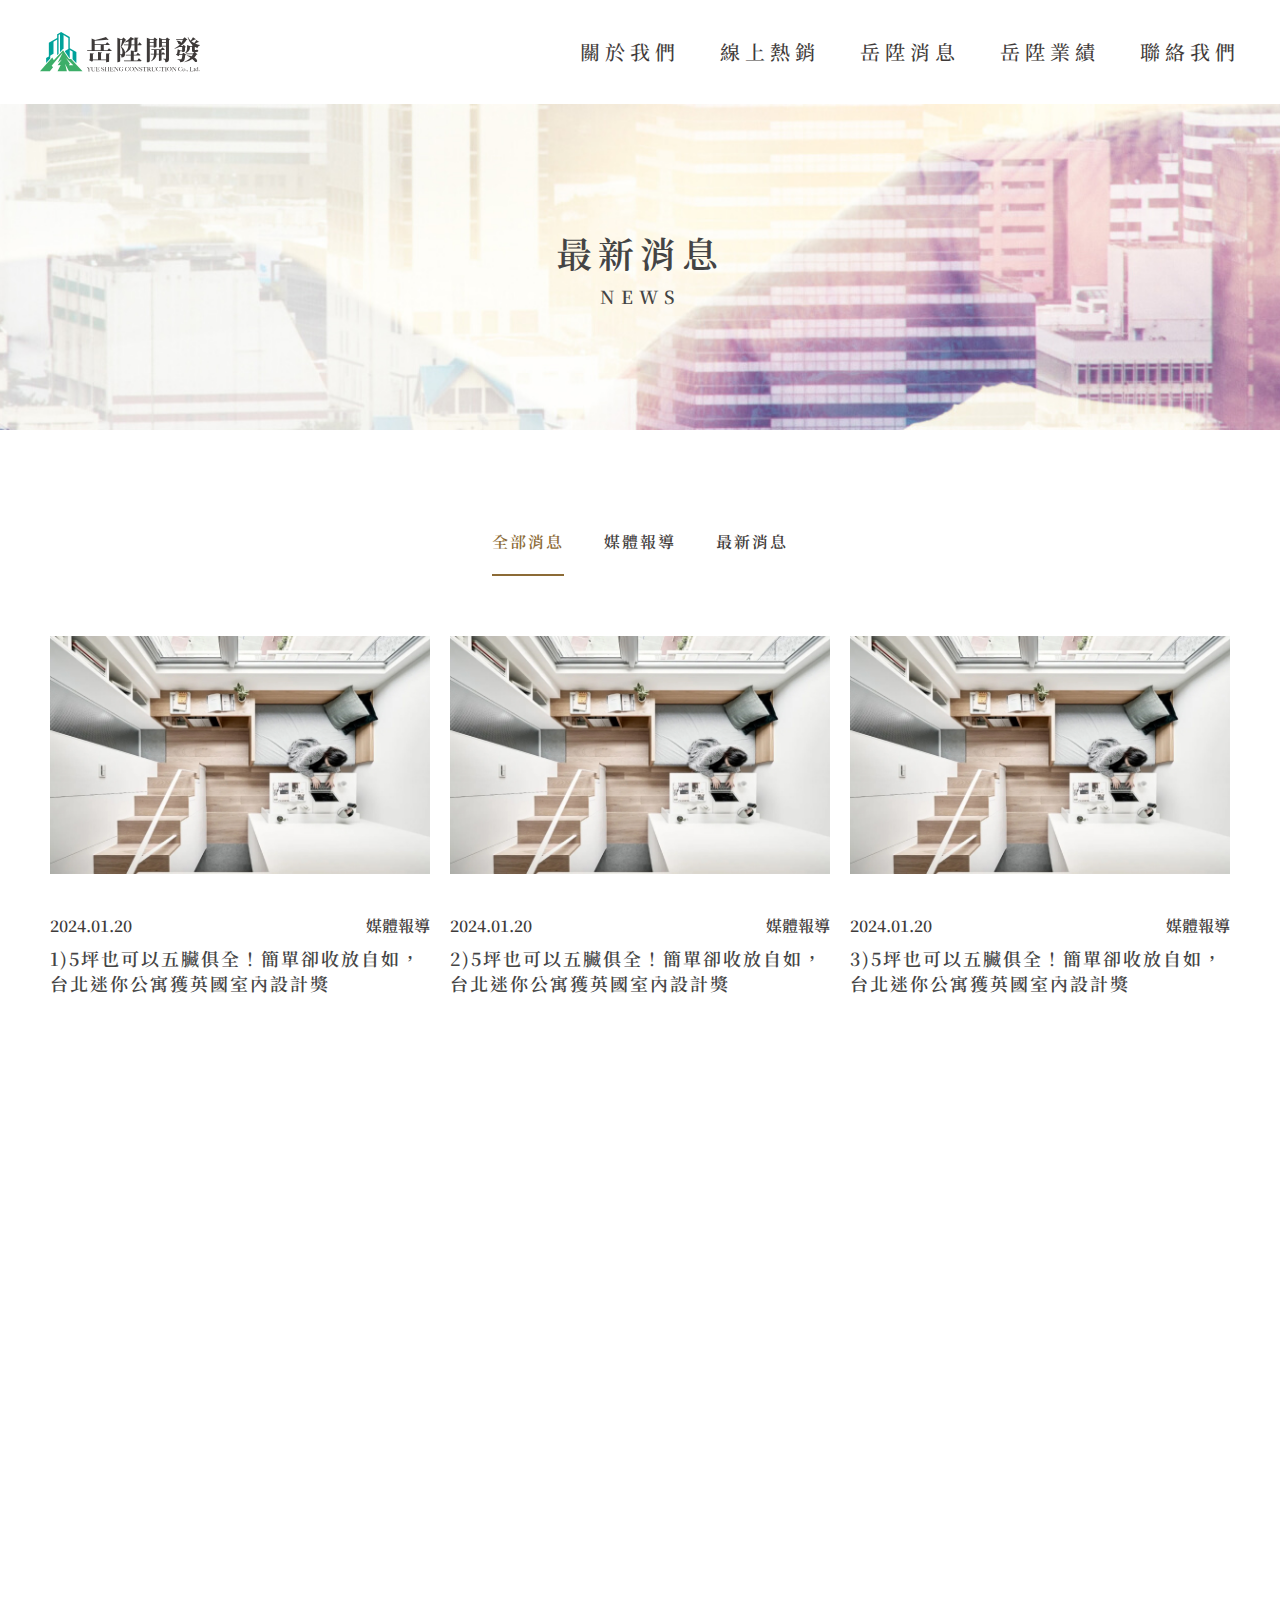
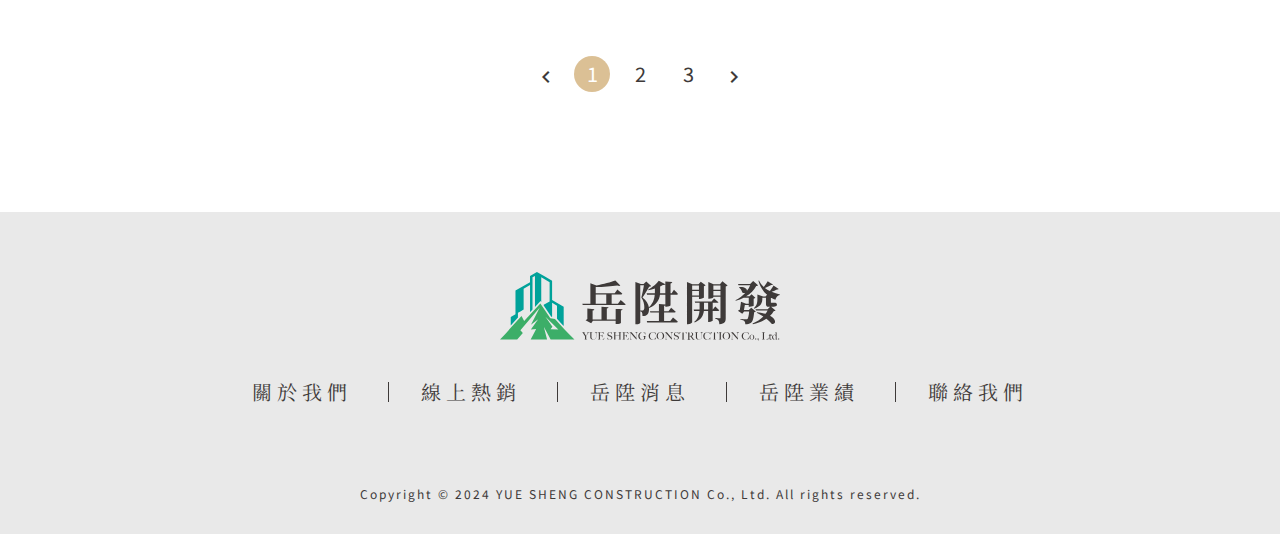
<file: news.html>
<!DOCTYPE html>

<head>
	<meta http-equiv="Content-Type" content="text/html; charset=utf-8" />
	<meta name="viewport" content="width=device-width, initial-scale=1, minimum-scale=1, maximum-scale=1">
	<title>岳陞開發</title>
	<meta name="author" content="" />
	<meta name="description" content="" />
	<meta name="keywords" content="" />
	<meta name="Resource-type" content="" />
	<link rel="icon" href="logo.ico">
	<!-- <meta property="og:image" content="../img/index/1200x628.jpg"> -->

	<!-- css -->
    <link rel="stylesheet" type="text/css" href="css/reset.css" />
    <link rel="stylesheet" type="text/css" href="css/pagination.css" />
	<link rel="stylesheet" type="text/css" href="css/slick.css" />
	<link rel="stylesheet" type="text/css" href="css/slick-theme.css" />
	<link rel="stylesheet" type="text/css" href="css/animate.css" />
	<link rel="stylesheet" type="text/css" href="css/news.css" />
	<!-- js -->
    <!-- <script src="js/jquery-3.6.0.min.js"></script> -->
    <script src="https://code.jquery.com/jquery-1.12.4.min.js"></script>
    <!-- <script src="http://code.jquery.com/jquery-3.6.1.js"></script> -->
	<script src="js/pagination.js"></script>
	<script src="js/slick.js"></script>
	<script src="js/wow.min.js"></script>
</head>

<body>
	<header id="header"></header>

	<section>
        <div class="page_topic">
            <h3 class="wow fadeInUp" data-wow-duration="2s" data-wow-delay=".5s">最新消息</h3>
            <h6 class=" wow fadeInUp" data-wow-duration="2s" data-wow-delay=".3s" class="gray wow fadeInUp" data-wow-duration="2s" data-wow-delay="1s">news</h6>
        </div>
		<div class="theme page_news">
            <div class="container">
                <ul class="filter">
                    <li class="active">全部消息</li>
                    <li>媒體報導</li>
                    <li>最新消息</li>
                </ul>
                <div class="news_content">
                    <input type='hidden' id='current_page' />
                    <input type='hidden' id='show_per_page' />
                    <ul id="pagingBox">
                        <li>
                            <div class="item">
                                <div class="photo wow fadeInUp" data-wow-duration="2s" data-wow-delay=".3s">
                                    <img src="img/news_img.jpg" alt="">
                                </div>
                                <div class="info">
                                    <div class="date wow fadeInUp" data-wow-duration="2s" data-wow-delay=".6s">2024.01.20</div>
                                    <div class="category wow fadeInUp" data-wow-duration="2s" data-wow-delay=".9s">媒體報導</div>
                                    <h6 class=" wow fadeInUp" data-wow-duration="2s" data-wow-delay=".6s">1)5坪也可以五臟俱全！簡單卻收放自如，台北迷你公寓獲英國室內設計獎</h6>
                                    <div class="link_large wow fadeInUp" data-wow-duration="2s" data-wow-delay=".3s">
                                        <a href="newspage.html">more</a>
                                    </div>
                                </div>
                            </div>
                        </li>
                        <li>
                            <div class="item">
                                <div class="photo wow fadeInUp" data-wow-duration="2s" data-wow-delay=".3s">
                                    <img src="img/news_img.jpg" alt="">
                                </div>
                                <div class="info">
                                    <div class="date wow fadeInUp" data-wow-duration="2s" data-wow-delay=".6s">2024.01.20</div>
                                    <div class="category wow fadeInUp" data-wow-duration="2s" data-wow-delay=".9s">媒體報導</div>
                                    <h6 class=" wow fadeInUp" data-wow-duration="2s" data-wow-delay=".6s">2)5坪也可以五臟俱全！簡單卻收放自如，台北迷你公寓獲英國室內設計獎</h6>
                                    <div class="link_large wow fadeInUp" data-wow-duration="2s" data-wow-delay=".3s">
                                        <a href="newspage.html">more</a>
                                    </div>
                                </div>
                            </div>
                        </li>
                        <li>
                            <div class="item">
                                <div class="photo wow fadeInUp" data-wow-duration="2s" data-wow-delay=".3s">
                                    <img src="img/news_img.jpg" alt="">
                                </div>
                                <div class="info">
                                    <div class="date wow fadeInUp" data-wow-duration="2s" data-wow-delay=".6s">2024.01.20</div>
                                    <div class="category wow fadeInUp" data-wow-duration="2s" data-wow-delay=".9s">媒體報導</div>
                                    <h6 class=" wow fadeInUp" data-wow-duration="2s" data-wow-delay=".6s">3)5坪也可以五臟俱全！簡單卻收放自如，台北迷你公寓獲英國室內設計獎</h6>
                                    <div class="link_large wow fadeInUp" data-wow-duration="2s" data-wow-delay=".3s">
                                        <a href="newspage.html">more</a>
                                    </div>
                                </div>
                            </div>
                        </li>
                        <li>
                            <div class="item">
                                <div class="photo wow fadeInUp" data-wow-duration="2s" data-wow-delay=".3s">
                                    <img src="img/news_img.jpg" alt="">
                                </div>
                                <div class="info">
                                    <div class="date wow fadeInUp" data-wow-duration="2s" data-wow-delay=".6s">2024.01.20</div>
                                    <div class="category wow fadeInUp" data-wow-duration="2s" data-wow-delay=".9s">媒體報導</div>
                                    <h6 class=" wow fadeInUp" data-wow-duration="2s" data-wow-delay=".6s">4)5坪也可以五臟俱全！簡單卻收放自如，台北迷你公寓獲英國室內設計獎</h6>
                                    <div class="link_large wow fadeInUp" data-wow-duration="2s" data-wow-delay=".3s">
                                        <a href="newspage.html">more</a>
                                    </div>
                                </div>
                            </div>
                        </li>
                        <li>
                            <div class="item">
                                <div class="photo wow fadeInUp" data-wow-duration="2s" data-wow-delay=".3s">
                                    <img src="img/news_img.jpg" alt="">
                                </div>
                                <div class="info">
                                    <div class="date wow fadeInUp" data-wow-duration="2s" data-wow-delay=".6s">2024.01.20</div>
                                    <div class="category wow fadeInUp" data-wow-duration="2s" data-wow-delay=".9s">媒體報導</div>
                                    <h6 class=" wow fadeInUp" data-wow-duration="2s" data-wow-delay=".6s">5)5坪也可以五臟俱全！簡單卻收放自如，台北迷你公寓獲英國室內設計獎</h6>
                                    <div class="link_large wow fadeInUp" data-wow-duration="2s" data-wow-delay=".3s">
                                        <a href="newspage.html">more</a>
                                    </div>
                                </div>
                            </div>
                        </li>
                        <li>
                            <div class="item">
                                <div class="photo wow fadeInUp" data-wow-duration="2s" data-wow-delay=".3s">
                                    <img src="img/news_img.jpg" alt="">
                                </div>
                                <div class="info">
                                    <div class="date wow fadeInUp" data-wow-duration="2s" data-wow-delay=".6s">2024.01.20</div>
                                    <div class="category wow fadeInUp" data-wow-duration="2s" data-wow-delay=".9s">媒體報導</div>
                                    <h6 class=" wow fadeInUp" data-wow-duration="2s" data-wow-delay=".6s">6)5坪也可以五臟俱全！簡單卻收放自如，台北迷你公寓獲英國室內設計獎</h6>
                                    <div class="link_large wow fadeInUp" data-wow-duration="2s" data-wow-delay=".3s">
                                        <a href="newspage.html">more</a>
                                    </div>
                                </div>
                            </div>
                        </li>
                        <li>
                            <div class="item">
                                <div class="photo wow fadeInUp" data-wow-duration="2s" data-wow-delay=".3s">
                                    <img src="img/news_img.jpg" alt="">
                                </div>
                                <div class="info">
                                    <div class="date wow fadeInUp" data-wow-duration="2s" data-wow-delay=".6s">2024.01.20</div>
                                    <div class="category wow fadeInUp" data-wow-duration="2s" data-wow-delay=".9s">媒體報導</div>
                                    <h6 class=" wow fadeInUp" data-wow-duration="2s" data-wow-delay=".6s">7)5坪也可以五臟俱全！簡單卻收放自如，台北迷你公寓獲英國室內設計獎</h6>
                                    <div class="link_large wow fadeInUp" data-wow-duration="2s" data-wow-delay=".3s">
                                        <a href="newspage.html">more</a>
                                    </div>
                                </div>
                            </div>
                        </li>
                        <li>
                            <div class="item">
                                <div class="photo wow fadeInUp" data-wow-duration="2s" data-wow-delay=".3s">
                                    <img src="img/news_img.jpg" alt="">
                                </div>
                                <div class="info">
                                    <div class="date wow fadeInUp" data-wow-duration="2s" data-wow-delay=".6s">2024.01.20</div>
                                    <div class="category wow fadeInUp" data-wow-duration="2s" data-wow-delay=".9s">媒體報導</div>
                                    <h6 class=" wow fadeInUp" data-wow-duration="2s" data-wow-delay=".6s">8)5坪也可以五臟俱全！簡單卻收放自如，台北迷你公寓獲英國室內設計獎</h6>
                                    <div class="link_large wow fadeInUp" data-wow-duration="2s" data-wow-delay=".3s">
                                        <a href="newspage.html">more</a>
                                    </div>
                                </div>
                            </div>
                        </li>
                        <li>
                            <div class="item">
                                <div class="photo wow fadeInUp" data-wow-duration="2s" data-wow-delay=".3s">
                                    <img src="img/news_img.jpg" alt="">
                                </div>
                                <div class="info">
                                    <div class="date wow fadeInUp" data-wow-duration="2s" data-wow-delay=".6s">2024.01.20</div>
                                    <div class="category wow fadeInUp" data-wow-duration="2s" data-wow-delay=".9s">媒體報導</div>
                                    <h6 class=" wow fadeInUp" data-wow-duration="2s" data-wow-delay=".6s">9)5坪也可以五臟俱全！簡單卻收放自如，台北迷你公寓獲英國室內設計獎</h6>
                                    <div class="link_large wow fadeInUp" data-wow-duration="2s" data-wow-delay=".3s">
                                        <a href="newspage.html">more</a>
                                    </div>
                                </div>
                            </div>
                        </li>
                        <li>
                            <div class="item">
                                <div class="photo wow fadeInUp" data-wow-duration="2s" data-wow-delay=".3s">
                                    <img src="img/news_img.jpg" alt="">
                                </div>
                                <div class="info">
                                    <div class="date wow fadeInUp" data-wow-duration="2s" data-wow-delay=".6s">2024.01.20</div>
                                    <div class="category wow fadeInUp" data-wow-duration="2s" data-wow-delay=".9s">媒體報導</div>
                                    <h6 class=" wow fadeInUp" data-wow-duration="2s" data-wow-delay=".6s">10)5坪也可以五臟俱全！簡單卻收放自如，台北迷你公寓獲英國室內設計獎</h6>
                                    <div class="link_large wow fadeInUp" data-wow-duration="2s" data-wow-delay=".3s">
                                        <a href="newspage.html">more</a>
                                    </div>
                                </div>
                            </div>
                        </li>
                        <li>
                            <div class="item">
                                <div class="photo wow fadeInUp" data-wow-duration="2s" data-wow-delay=".3s">
                                    <img src="img/news_img.jpg" alt="">
                                </div>
                                <div class="info">
                                    <div class="date wow fadeInUp" data-wow-duration="2s" data-wow-delay=".6s">2024.01.20</div>
                                    <div class="category wow fadeInUp" data-wow-duration="2s" data-wow-delay=".9s">媒體報導</div>
                                    <h6 class=" wow fadeInUp" data-wow-duration="2s" data-wow-delay=".6s">11)5坪也可以五臟俱全！簡單卻收放自如，台北迷你公寓獲英國室內設計獎</h6>
                                    <div class="link_large wow fadeInUp" data-wow-duration="2s" data-wow-delay=".3s">
                                        <a href="newspage.html">more</a>
                                    </div>
                                </div>
                            </div>
                        </li>
                        <li>
                            <div class="item">
                                <div class="photo wow fadeInUp" data-wow-duration="2s" data-wow-delay=".3s">
                                    <img src="img/news_img.jpg" alt="">
                                </div>
                                <div class="info">
                                    <div class="date wow fadeInUp" data-wow-duration="2s" data-wow-delay=".6s">2024.01.20</div>
                                    <div class="category wow fadeInUp" data-wow-duration="2s" data-wow-delay=".9s">媒體報導</div>
                                    <h6 class=" wow fadeInUp" data-wow-duration="2s" data-wow-delay=".6s">12)5坪也可以五臟俱全！簡單卻收放自如，台北迷你公寓獲英國室內設計獎</h6>
                                    <div class="link_large wow fadeInUp" data-wow-duration="2s" data-wow-delay=".3s">
                                        <a href="newspage.html">more</a>
                                    </div>
                                </div>
                            </div>
                        </li>
                        <li>
                            <div class="item">
                                <div class="photo wow fadeInUp" data-wow-duration="2s" data-wow-delay=".3s">
                                    <img src="img/news_img.jpg" alt="">
                                </div>
                                <div class="info">
                                    <div class="date wow fadeInUp" data-wow-duration="2s" data-wow-delay=".6s">2024.01.20</div>
                                    <div class="category wow fadeInUp" data-wow-duration="2s" data-wow-delay=".9s">媒體報導</div>
                                    <h6 class=" wow fadeInUp" data-wow-duration="2s" data-wow-delay=".6s">13)5坪也可以五臟俱全！簡單卻收放自如，台北迷你公寓獲英國室內設計獎</h6>
                                    <div class="link_large wow fadeInUp" data-wow-duration="2s" data-wow-delay=".3s">
                                        <a href="newspage.html">more</a>
                                    </div>
                                </div>
                            </div>
                        </li>
                        <li>
                            <div class="item">
                                <div class="photo wow fadeInUp" data-wow-duration="2s" data-wow-delay=".3s">
                                    <img src="img/news_img.jpg" alt="">
                                </div>
                                <div class="info">
                                    <div class="date wow fadeInUp" data-wow-duration="2s" data-wow-delay=".6s">2024.01.20</div>
                                    <div class="category wow fadeInUp" data-wow-duration="2s" data-wow-delay=".9s">媒體報導</div>
                                    <h6 class=" wow fadeInUp" data-wow-duration="2s" data-wow-delay=".6s">14)5坪也可以五臟俱全！簡單卻收放自如，台北迷你公寓獲英國室內設計獎</h6>
                                    <div class="link_large wow fadeInUp" data-wow-duration="2s" data-wow-delay=".3s">
                                        <a href="newspage.html">more</a>
                                    </div>
                                </div>
                            </div>
                        </li>
                        <li>
                            <div class="item">
                                <div class="photo wow fadeInUp" data-wow-duration="2s" data-wow-delay=".3s">
                                    <img src="img/news_img.jpg" alt="">
                                </div>
                                <div class="info">
                                    <div class="date wow fadeInUp" data-wow-duration="2s" data-wow-delay=".6s">2024.01.20</div>
                                    <div class="category wow fadeInUp" data-wow-duration="2s" data-wow-delay=".9s">媒體報導</div>
                                    <h6 class=" wow fadeInUp" data-wow-duration="2s" data-wow-delay=".6s">15)5坪也可以五臟俱全！簡單卻收放自如，台北迷你公寓獲英國室內設計獎</h6>
                                    <div class="link_large wow fadeInUp" data-wow-duration="2s" data-wow-delay=".3s">
                                        <a href="newspage.html">more</a>
                                    </div>
                                </div>
                            </div>
                        </li>
                    </ul>
                    <div id='page_navigation'></div>
                        
                </div>
            </div>
        </div>
	</section>

	
    <footer id="footer"></footer>
    <!-- <div id="wrapper">
        <section>
            <div class="data-container"></div>
            <div id="pagination-news"></div>
        </section>
    </div> -->

</body>
<script>
	$(document).ready(function () {
		new WOW().init();

		$('#header').load('page/header.html');
		$('#footer').load('page/footer.html');

		$('.project_slider').slick({
			dots: false,
			arrows: true,
			infinite: true,
			slidesToShow: 2,
			slidesToScroll: 1,
			asNavFor: '.project_slider_nav',
			prevArrow: '<button class="prev"><a href="#0"><span class="material-icons">arrow_back</span></a></button>',
			nextArrow: '<button class="next"><a href="#0"><span class="material-icons">arrow_forward</span></a></button>',
		});
		$('.project_slider_nav').slick({
			slidesToShow: 1,
			slidesToScroll: 1,
			asNavFor: '.project_slider',
			dots: false,
			fade: true,
			focusOnSelect: true
        });

        $('.filter li').click(function() {
            $(this).toggleClass("active");
            $(this).siblings().removeClass("active");
        });

        $('.send').on('click', function () {
            $('.popup_send').addClass('is_acted');
            setTimeout(() => {
                $('.popup_send').removeClass('is_acted');
            }, 6000)
        });

	 	//box height
		var max = 0;
		$('.js_height').each(function (T) {
			T = $(this).outerHeight(), T > max && (max = T);
		}).outerHeight(max);	
		
    })


    jQuery(document).ready(function () {

        var show_per_page = 6; 
        
        var number_of_items = $('#pagingBox').children().size();
        
        var number_of_pages = Math.ceil(number_of_items/show_per_page);

        $('#current_page').val(0);
        $('#show_per_page').val(show_per_page);
        var navigation_html = '<div class="previous_link"><a href="javascript:previous();"><span class="material-icons">chevron_left</span></a></div>';
        var current_link = 0;
        while(number_of_pages > current_link){
            navigation_html += '<div class="page_link" longdesc="' + current_link +'"><a href="javascript:go_to_page(' + current_link +')" >'+ (current_link + 1) +'</a></div>';
            current_link++;
        }
        navigation_html += '<div class="next_link"><a href="javascript:next();"><span class="material-icons">chevron_right</span></a></div>';

        $('#page_navigation').html(navigation_html);

        $('#page_navigation .page_link:first').addClass('active_page');

        $('#pagingBox').children().css('display', 'none');

        $('#pagingBox').children().slice(0, show_per_page).css('display', 'block');

    });



    //Pagination JS

    function previous(){

        new_page = parseInt($('#current_page').val()) - 1;
        if($('.active_page').prev('.page_link').length==true){
        go_to_page(new_page);
        }

    }

    function next(){
        new_page = parseInt($('#current_page').val()) + 1;
        if($('.active_page').next('.page_link').length==true){
            go_to_page(new_page);
        }

    }
    function go_to_page(page_num){
    
        var show_per_page = parseInt($('#show_per_page').val());
    
        start_from = page_num * show_per_page;
    
        end_on = start_from + show_per_page;

        $('#pagingBox').children().css('display', 'none').slice(start_from, end_on).css('display', 'block');

        $('.page_link[longdesc=' + page_num + ']').addClass('active_page').siblings('.active_page').removeClass('active_page');

        $('#current_page').val(page_num);
    }
    
</script>
</html>
</file>
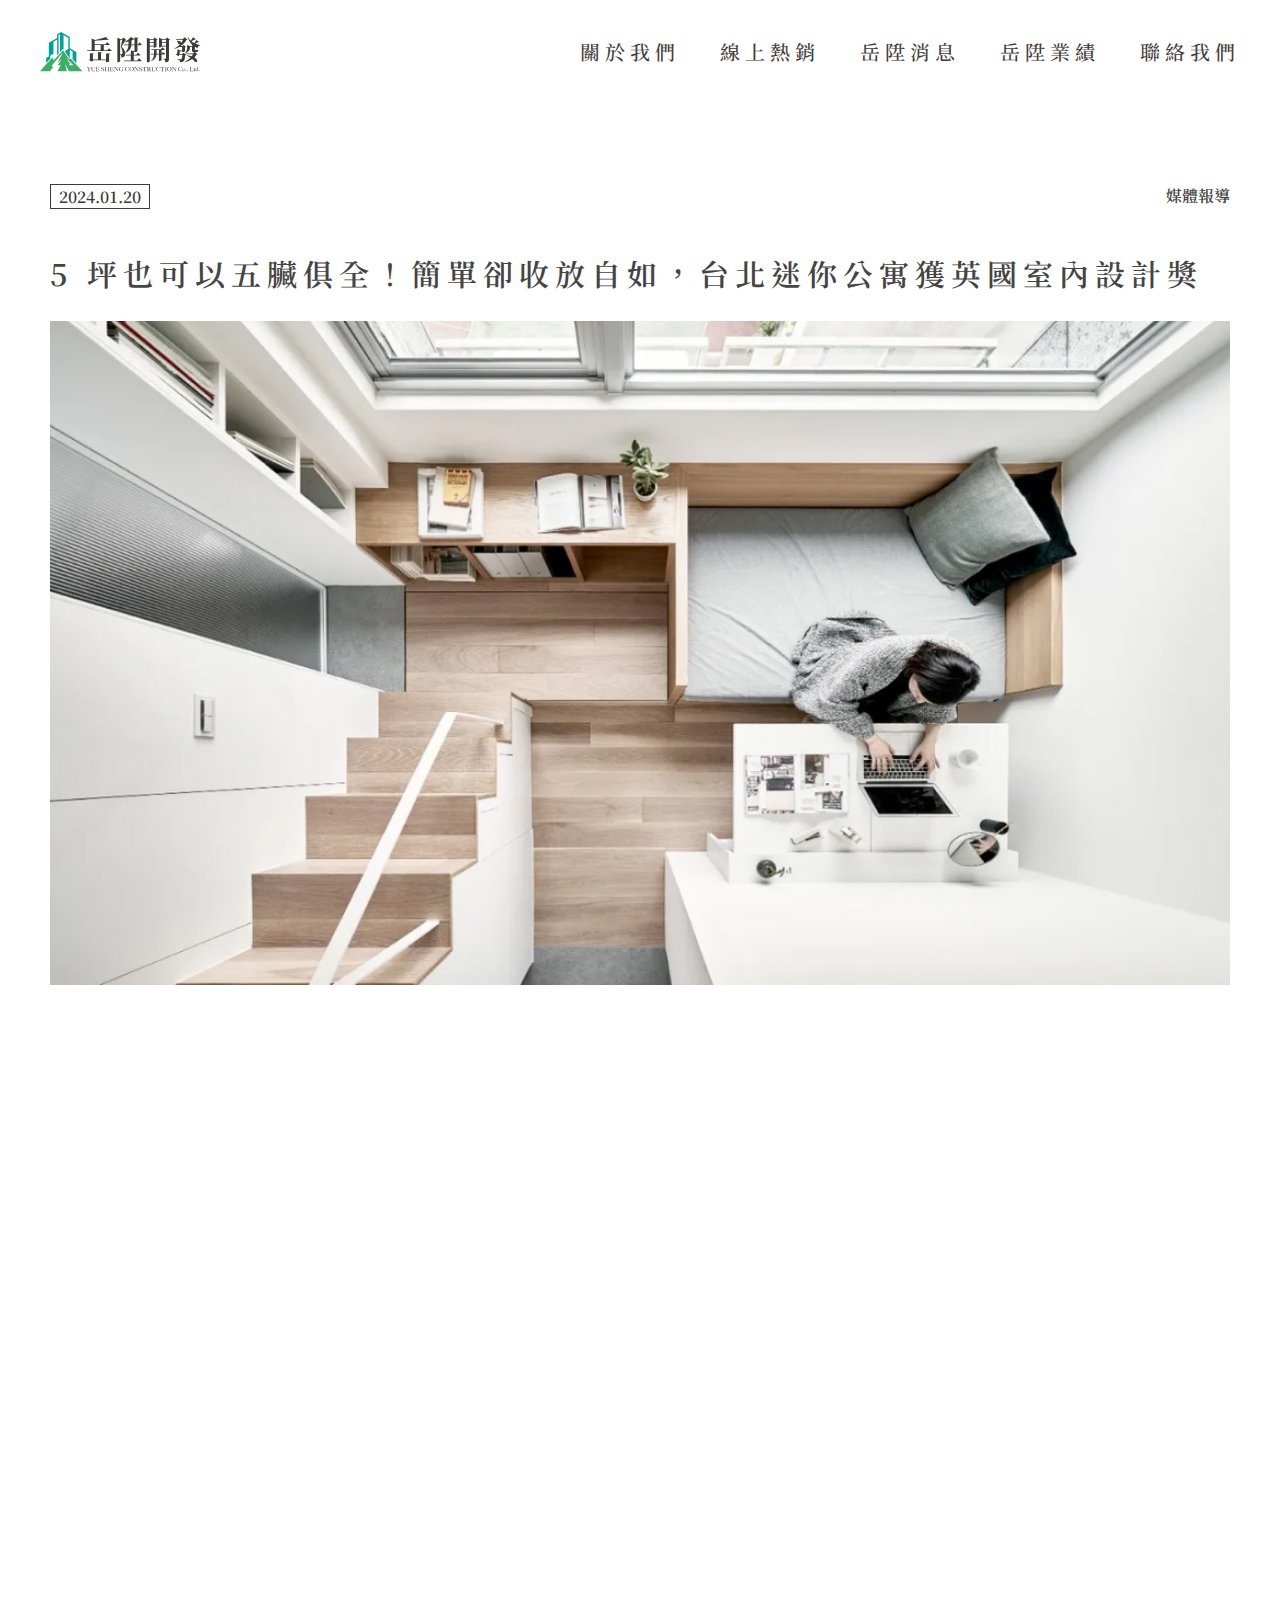
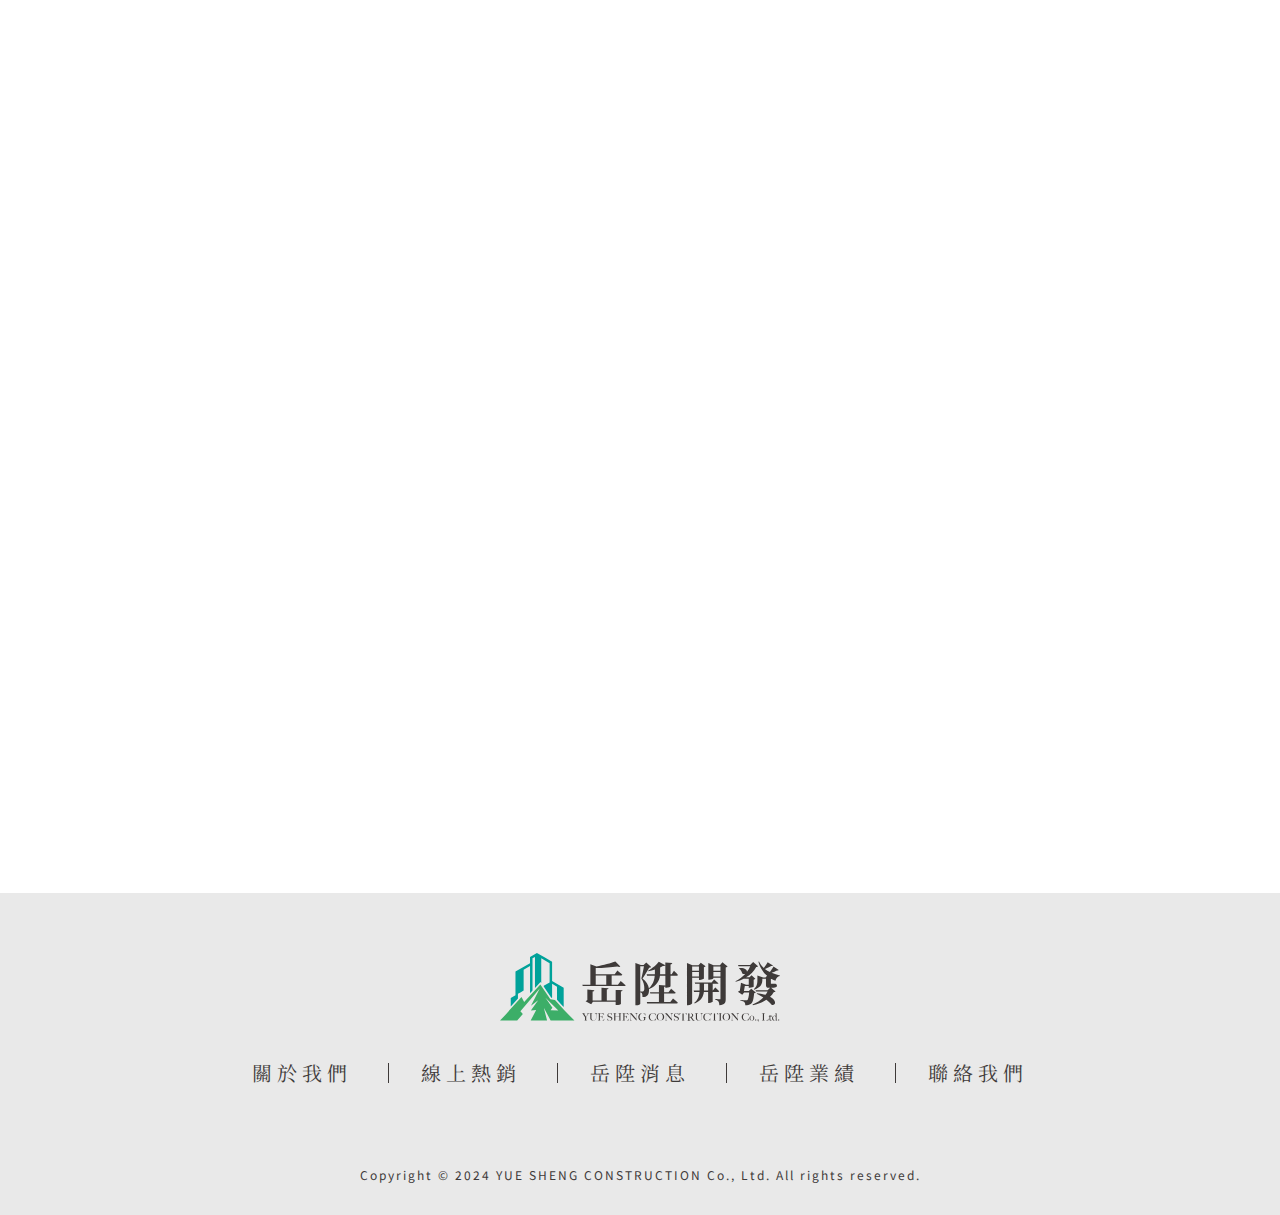
<file: newspage.html>
<!DOCTYPE html>

<head>
	<meta http-equiv="Content-Type" content="text/html; charset=utf-8" />
	<meta name="viewport" content="width=device-width, initial-scale=1, minimum-scale=1, maximum-scale=1">
	<title>岳陞開發</title>
	<meta name="author" content="" />
	<meta name="description" content="" />
	<meta name="keywords" content="" />
	<meta name="Resource-type" content="" />
	<link rel="icon" href="logo.ico">
	<!-- <meta property="og:image" content="../img/index/1200x628.jpg"> -->

	<!-- css -->
    <link rel="stylesheet" type="text/css" href="css/reset.css" />
    <link rel="stylesheet" type="text/css" href="css/pagination.css" />
	<link rel="stylesheet" type="text/css" href="css/slick.css" />
	<link rel="stylesheet" type="text/css" href="css/slick-theme.css" />
	<link rel="stylesheet" type="text/css" href="css/animate.css" />
	<link rel="stylesheet" type="text/css" href="css/news.css" />
	<!-- js -->
    <!-- <script src="js/jquery-3.6.0.min.js"></script> -->
    <script src="https://code.jquery.com/jquery-1.12.4.min.js"></script>
    <!-- <script src="http://code.jquery.com/jquery-3.6.1.js"></script> -->
	<script src="js/pagination.js"></script>
	<script src="js/slick.js"></script>
	<script src="js/wow.min.js"></script>
</head>

<body>
	<header id="header"></header>

	<section>
        <!-- <div class="page_topic">
            <h3>最新消息</h3>
            <h6 class="gray">news</h6>
        </div> -->
		<div class="theme page_newspage">
            <div class="container">
                <div class="newspage_content">
                    <div class="info">
                        <div class="date wow fadeInUp" data-wow-duration="2s" data-wow-delay=".6s">2024.01.20</div>
                        <div class="category wow fadeInUp" data-wow-duration="2s" data-wow-delay=".9s">媒體報導</div>
                    </div>
                    <h4 class="wow fadeInUp" data-wow-duration="2s" data-wow-delay=".3s">5 坪也可以五臟俱全！簡單卻收放自如，台北迷你公寓獲英國室內設計獎</h4>
                    <div class="photo wow fadeInUp" data-wow-duration="2s" data-wow-delay=".9s">
                        <img src="img/newspage_img1.jpg" alt="">
                    </div>
                    <p class="wow fadeInUp" data-wow-duration="2s" data-wow-delay=".9s">台灣室內設計工作室 A Little Design，去年將 5 坪大的鋼琴教室改裝成機能性十足的迷你公寓，近日獲得英國 Dezeen 室內設計獎小型室內設計類別第一名。</p>
                    <p class="wow fadeInUp" data-wow-duration="2s" data-wow-delay=".3s">評審團很欣賞 A Little Design 設計這狹小有限的空間時，所展現的高超技巧。他們也稱讚設計者「透過簡單、收放自如的技巧，創造出實用、宜居的生活空間。」公寓主人頻繁出國洽公，也常駐外多時。在這樣的生活形態下，住家離公司近比起擁有大空間更加重要，她因此選擇了位在市中心的這間小房子。</p>
                    <p class="wow fadeInUp" data-wow-duration="2s" data-wow-delay=".6s">「雖然業主不需要大空間，但在重新設計之前，這間 5.3 坪的小公寓實在擠不下一張雙人床、客廳和足夠的收納空間。」A Little Design 表示。此外，空間上的比例分配也是一大問題，廁所佔比過大，廚房則是小到連冰箱都放不下。</p>
                    <p class="wow fadeInUp" data-wow-duration="2s" data-wow-delay=".9s">A Little Design 團隊重新配置，將廁所與廚房調換過來，玄關則和廚房連成一氣，創造出呼吸的空間。</p>
                    <h5 class="wow fadeInUp" data-wow-duration="2s" data-wow-delay=".3s">小標題小標題小標題小標題</h5>
                    <p class="wow fadeInUp" data-wow-duration="2s" data-wow-delay=".6s">公寓主人頻繁出國洽公，也常駐外多時。在這樣的生活形態下，住家離公司近比起擁有大空間更加重要，她因此選擇了位在市中心的這間小房子。</p>
                    <div class="photo wow fadeInUp" data-wow-duration="2s" data-wow-delay=".9s">
                        <img src="img/newspage_img2.jpg" alt="">
                    </div>
                    <h5 class="wow fadeInUp" data-wow-duration="2s" data-wow-delay=".3s">小標題小標題小標題小標題</h5>
                    <p class="wow fadeInUp" data-wow-duration="2s" data-wow-delay=".6s">公寓主人頻繁出國洽公，也常駐外多時。在這樣的生活形態下，住家離公司近比起擁有大空間更加重要，她因此選擇了位在市中心的這間小房子。</p>
                </div>
                <div class="link_small wow fadeInUp" data-wow-duration="2s" data-wow-delay=".9s">
                    <a href="news.html">看其他消息</a>
                </div>
            </div>
        </div>
	</section>

	
    <footer id="footer"></footer>
    <!-- <div id="wrapper">
        <section>
            <div class="data-container"></div>
            <div id="pagination-news"></div>
        </section>
    </div> -->

</body>
<script>
	$(document).ready(function () {
		new WOW().init();

		$('#header').load('page/header.html');
		$('#footer').load('page/footer.html');

		$('.project_slider').slick({
			dots: false,
			arrows: true,
			infinite: true,
			slidesToShow: 2,
			slidesToScroll: 1,
			asNavFor: '.project_slider_nav',
			prevArrow: '<button class="prev"><a href="#0"><span class="material-icons">arrow_back</span></a></button>',
			nextArrow: '<button class="next"><a href="#0"><span class="material-icons">arrow_forward</span></a></button>',
		});
		$('.project_slider_nav').slick({
			slidesToShow: 1,
			slidesToScroll: 1,
			asNavFor: '.project_slider',
			dots: false,
			fade: true,
			focusOnSelect: true
        });


	 	//box height
		var max = 0;
		$('.js_height').each(function (T) {
			T = $(this).outerHeight(), T > max && (max = T);
		}).outerHeight(max);	
		
    })
</script>
</html>
</file>
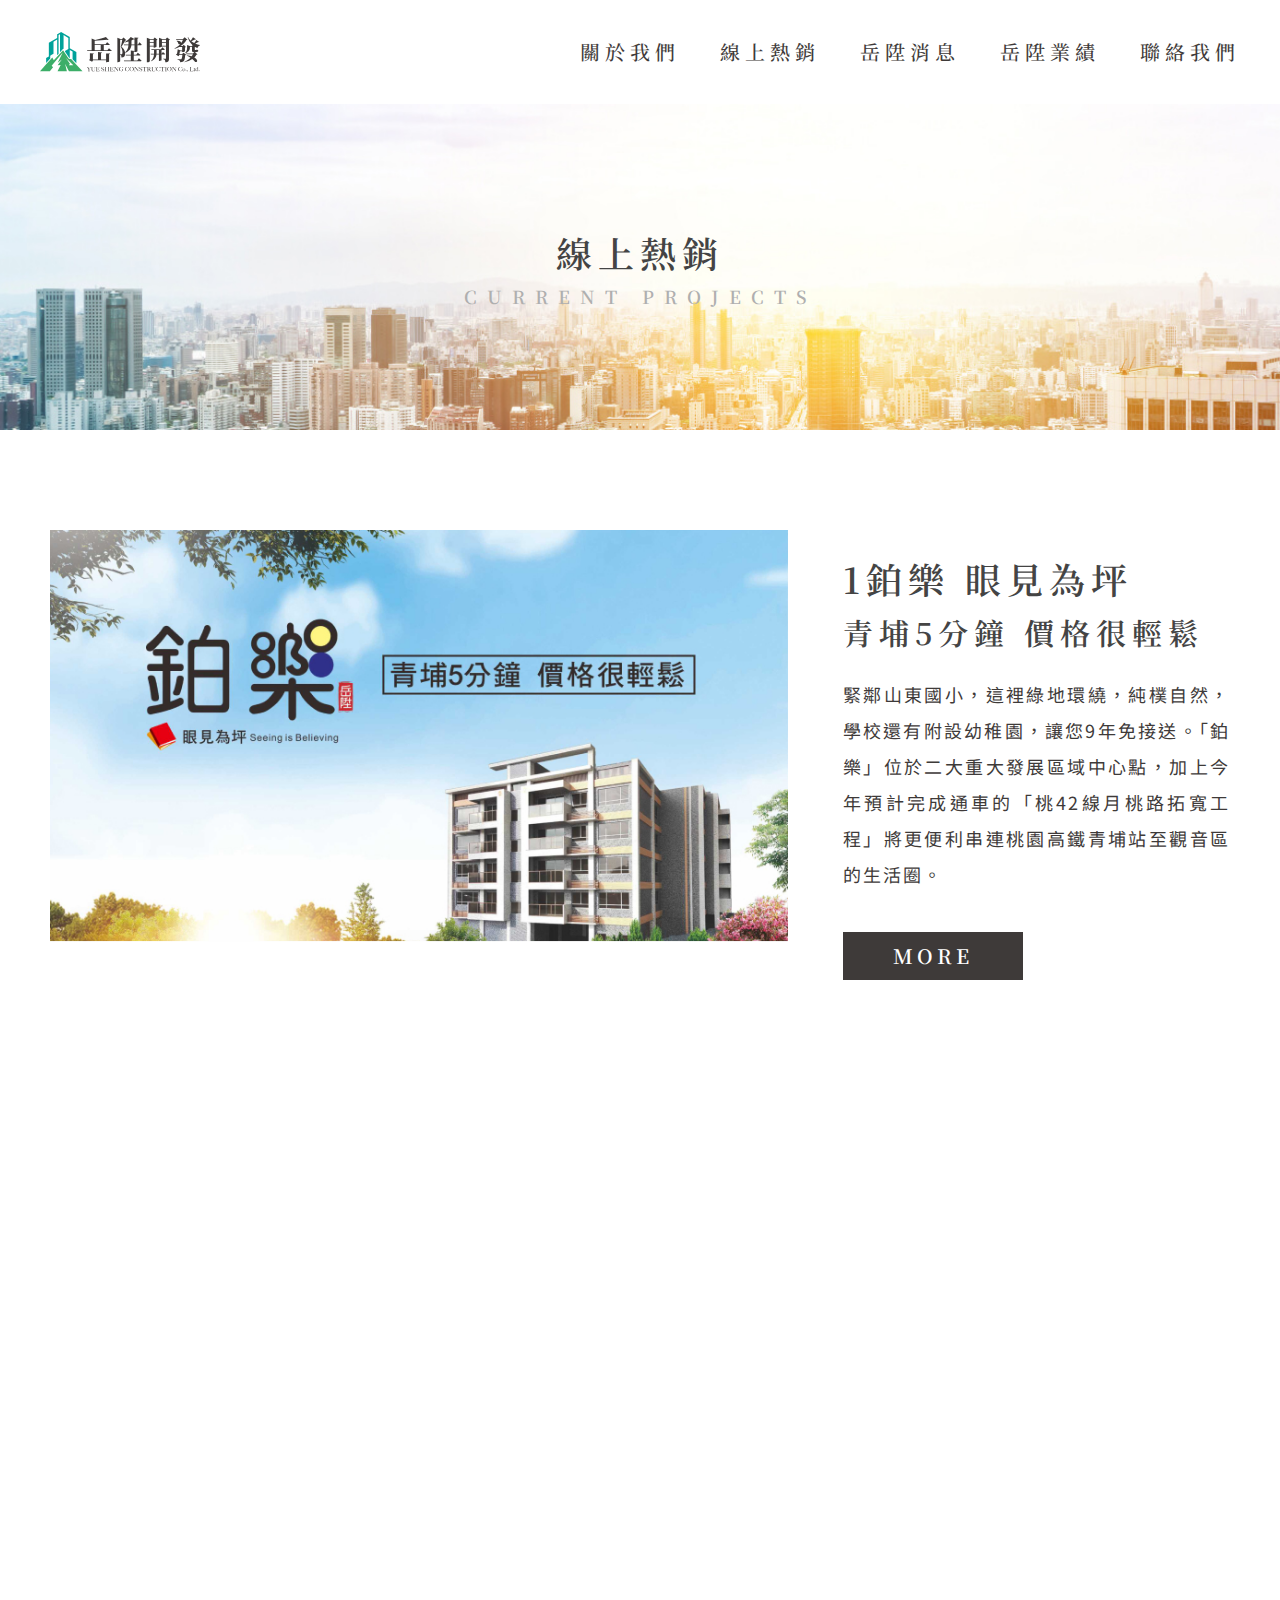
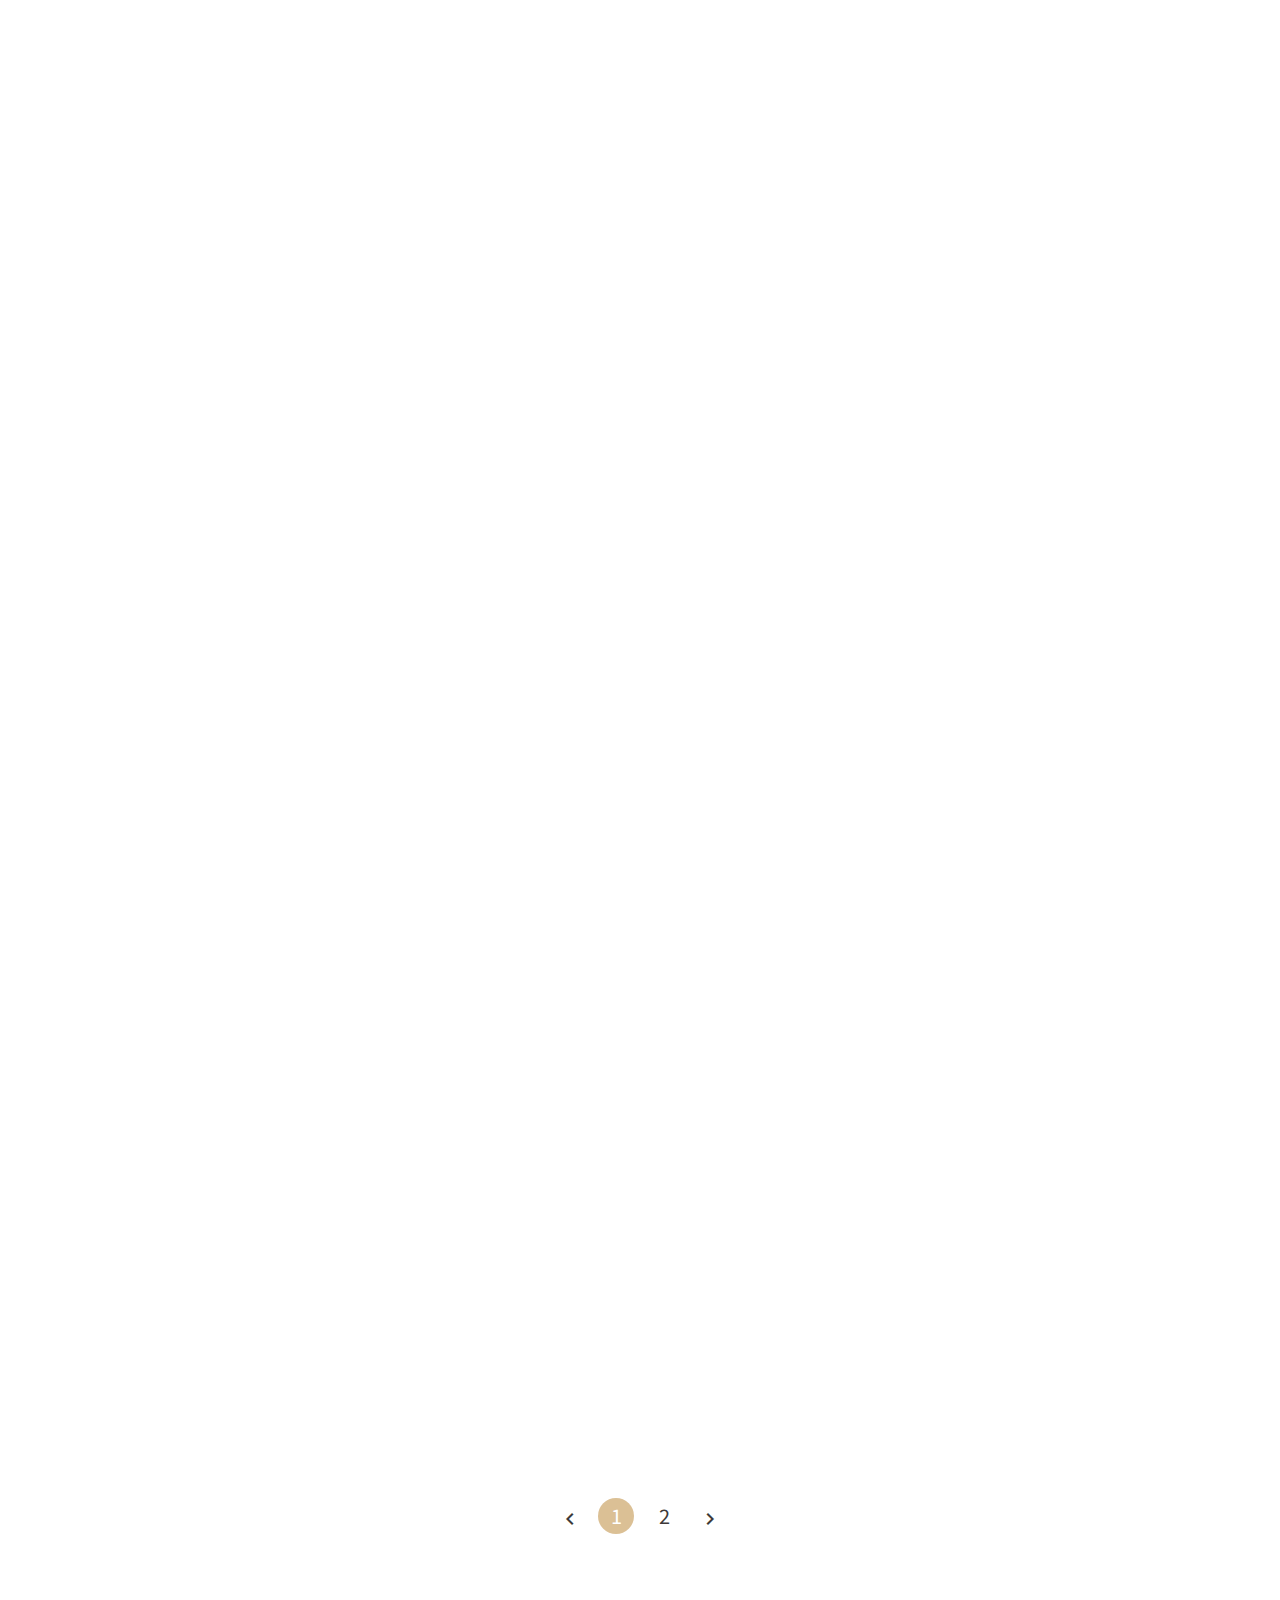
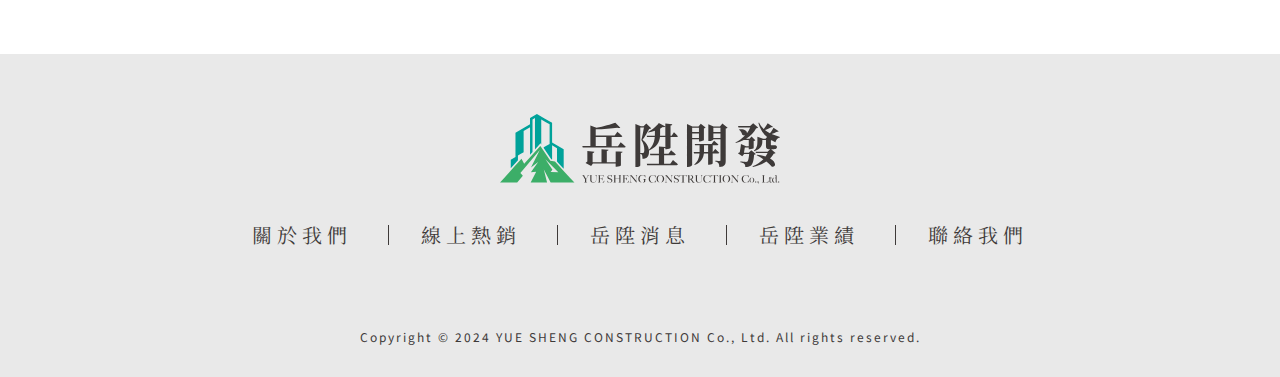
<file: works.html>
<!DOCTYPE html>

<head>
	<meta http-equiv="Content-Type" content="text/html; charset=utf-8" />
	<meta name="viewport" content="width=device-width, initial-scale=1, minimum-scale=1, maximum-scale=1">
	<title>岳陞開發</title>
	<meta name="author" content="" />
	<meta name="description" content="" />
	<meta name="keywords" content="" />
	<meta name="Resource-type" content="" />
	<link rel="icon" href="logo.ico">
	<!-- <meta property="og:image" content="../img/index/1200x628.jpg"> -->

	<!-- css -->
    <link rel="stylesheet" type="text/css" href="css/reset.css" />
    <link rel="stylesheet" type="text/css" href="css/pagination.css" />
	<link rel="stylesheet" type="text/css" href="css/slick.css" />
	<link rel="stylesheet" type="text/css" href="css/slick-theme.css" />
	<link rel="stylesheet" type="text/css" href="css/animate.css" />
	<link rel="stylesheet" type="text/css" href="css/works.css" />
	<!-- js -->
    <!-- <script src="js/jquery-3.6.0.min.js"></script> -->
    <script src="https://code.jquery.com/jquery-1.12.4.min.js"></script>
    <!-- <script src="http://code.jquery.com/jquery-3.6.1.js"></script> -->
	<script src="js/pagination.js"></script>
	<script src="js/slick.js"></script>
	<script src="js/wow.min.js"></script>
</head>

<body>
	<header id="header"></header>

	<section>
        <div class="page_topic">
            <h3 class="wow fadeInUp" data-wow-duration="2s" data-wow-delay=".5s">線上熱銷</h3>
            <h6 class="gray wow fadeInUp" data-wow-duration="2s" data-wow-delay="1s">current projects</h6>
        </div>
		<div class="theme page_works">
            <div class="container">
                <!-- <ul class="filter">
                    <li class="active">全部消息</li>
                    <li>媒體報導</li>
                    <li>最新消息</li>
                </ul> -->
                <div class="works_content">
                    <input type='hidden' id='current_page' />
                    <input type='hidden' id='show_per_page' />
                    <ul id="pagingBox">
                        <li>
                            <div class="item">
                                <div class="photo wow fadeInUp" data-wow-duration="2s">
                                    <img src="img/project_img1.jpg" alt="">
                                </div>
                                <div class="info">
                                    <h3 class="wow fadeInUp" data-wow-duration="2s" data-wow-delay=".6s">1鉑樂 眼見為坪</h3>
                                    <h4 class="wow fadeInUp" data-wow-duration="2s" data-wow-delay=".9s">青埔5分鐘 價格很輕鬆</h4>
                                    <p class="wow fadeInUp" data-wow-duration="2s" data-wow-delay="1.2s">緊鄰山東國小，這裡綠地環繞，純樸自然，學校還有附設幼稚園，讓您9年免接送。「鉑樂」位於二大重大發展區域中心點，加上今年預計完成通車的「桃42線月桃路拓寬工程」將更便利串連桃園高鐵青埔站至觀音區的生活圈。</p>
                                    <div class="link_large wow fadeInUp" data-wow-duration="2s" data-wow-delay=".6s">
                                        <a href="workspage.html">more</a>
                                    </div>
                                </div>
                            </div>
                        </li>
                        <li>
                            <div class="item">
                                <div class="photo wow fadeInUp" data-wow-duration="2s">
                                    <img src="img/project_img2.jpg" alt="">
                                </div>
                                <div class="info">
                                    <h3 class="wow fadeInUp" data-wow-duration="2s" data-wow-delay=".6s">2岳陞樸心</h3>
                                    <h4 class="wow fadeInUp" data-wow-duration="2s" data-wow-delay=".9s">超低公設稀有宅</h4>
                                    <p class="wow fadeInUp" data-wow-duration="2s" data-wow-delay="1.2s">緊鄰山東國小，這裡綠地環繞，純樸自然，學校還有附設幼稚園，讓您9年免接送。「鉑樂」位於二大重大發展區域中心點，加上今年預計完成通車的「桃42線月桃路拓寬工程」將更便利串連桃園高鐵青埔站至觀音區的生活圈。</p>
                                    <div class="link_large wow fadeInUp" data-wow-duration="2s" data-wow-delay=".6s">
                                        <a href="workspage.html">more</a>
                                    </div>
                                </div>
                            </div>
                        </li>
                        <li>
                            <div class="item">
                                <div class="photo wow fadeInUp" data-wow-duration="2s">
                                    <img src="img/project_img1.jpg" alt="">
                                </div>
                                <div class="info">
                                    <h3 class="wow fadeInUp" data-wow-duration="2s" data-wow-delay=".6s">3鉑樂 眼見為坪</h3>
                                    <h4 class="wow fadeInUp" data-wow-duration="2s" data-wow-delay=".9s">青埔5分鐘 價格很輕鬆</h4>
                                    <p class="wow fadeInUp" data-wow-duration="2s" data-wow-delay="1.2s">緊鄰山東國小，這裡綠地環繞，純樸自然，學校還有附設幼稚園，讓您9年免接送。「鉑樂」位於二大重大發展區域中心點，加上今年預計完成通車的「桃42線月桃路拓寬工程」將更便利串連桃園高鐵青埔站至觀音區的生活圈。</p>
                                    <div class="link_large wow fadeInUp" data-wow-duration="2s" data-wow-delay=".6s">
                                        <a href="workspage.html">more</a>
                                    </div>
                                </div>
                            </div>
                        </li>
                        <li>
                            <div class="item">
                                <div class="photo wow fadeInUp" data-wow-duration="2s">
                                    <img src="img/project_img2.jpg" alt="">
                                </div>
                                <div class="info">
                                    <h3 class="wow fadeInUp" data-wow-duration="2s" data-wow-delay=".6s">4岳陞樸心</h3>
                                    <h4 class="wow fadeInUp" data-wow-duration="2s" data-wow-delay=".9s">超低公設稀有宅</h4>
                                    <p class="wow fadeInUp" data-wow-duration="2s" data-wow-delay="1.2s">緊鄰山東國小，這裡綠地環繞，純樸自然，學校還有附設幼稚園，讓您9年免接送。「鉑樂」位於二大重大發展區域中心點，加上今年預計完成通車的「桃42線月桃路拓寬工程」將更便利串連桃園高鐵青埔站至觀音區的生活圈。</p>
                                    <div class="link_large wow fadeInUp" data-wow-duration="2s" data-wow-delay=".6s">
                                        <a href="workspage.html">more</a>
                                    </div>
                                </div>
                            </div>
                        </li>
                        <li>
                            <div class="item">
                                <div class="photo wow fadeInUp" data-wow-duration="2s">
                                    <img src="img/project_img1.jpg" alt="">
                                </div>
                                <div class="info">
                                    <h3 class="wow fadeInUp" data-wow-duration="2s" data-wow-delay=".6s">5鉑樂 眼見為坪</h3>
                                    <h4 class="wow fadeInUp" data-wow-duration="2s" data-wow-delay=".9s">青埔5分鐘 價格很輕鬆</h4>
                                    <p class="wow fadeInUp" data-wow-duration="2s" data-wow-delay="1.2s">緊鄰山東國小，這裡綠地環繞，純樸自然，學校還有附設幼稚園，讓您9年免接送。「鉑樂」位於二大重大發展區域中心點，加上今年預計完成通車的「桃42線月桃路拓寬工程」將更便利串連桃園高鐵青埔站至觀音區的生活圈。</p>
                                    <div class="link_large wow fadeInUp" data-wow-duration="2s" data-wow-delay=".6s">
                                        <a href="workspage.html">more</a>
                                    </div>
                                </div>
                            </div>
                        </li>
                        <li>
                            <div class="item">
                                <div class="photo wow fadeInUp" data-wow-duration="2s">
                                    <img src="img/project_img2.jpg" alt="">
                                </div>
                                <div class="info">
                                    <h3 class="wow fadeInUp" data-wow-duration="2s" data-wow-delay=".6s">6岳陞樸心</h3>
                                    <h4 class="wow fadeInUp" data-wow-duration="2s" data-wow-delay=".9s">超低公設稀有宅</h4>
                                    <p class="wow fadeInUp" data-wow-duration="2s" data-wow-delay="1.2s">緊鄰山東國小，這裡綠地環繞，純樸自然，學校還有附設幼稚園，讓您9年免接送。「鉑樂」位於二大重大發展區域中心點，加上今年預計完成通車的「桃42線月桃路拓寬工程」將更便利串連桃園高鐵青埔站至觀音區的生活圈。</p>
                                    <div class="link_large wow fadeInUp" data-wow-duration="2s" data-wow-delay=".6s">
                                        <a href="workspage.html">more</a>
                                    </div>
                                </div>
                            </div>
                        </li>
                        <li>
                            <div class="item">
                                <div class="photo wow fadeInUp" data-wow-duration="2s">
                                    <img src="img/project_img1.jpg" alt="">
                                </div>
                                <div class="info">
                                    <h3 class="wow fadeInUp" data-wow-duration="2s" data-wow-delay=".6s">7鉑樂 眼見為坪</h3>
                                    <h4 class="wow fadeInUp" data-wow-duration="2s" data-wow-delay=".9s">青埔5分鐘 價格很輕鬆</h4>
                                    <p class="wow fadeInUp" data-wow-duration="2s" data-wow-delay="1.2s">緊鄰山東國小，這裡綠地環繞，純樸自然，學校還有附設幼稚園，讓您9年免接送。「鉑樂」位於二大重大發展區域中心點，加上今年預計完成通車的「桃42線月桃路拓寬工程」將更便利串連桃園高鐵青埔站至觀音區的生活圈。</p>
                                    <div class="link_large wow fadeInUp" data-wow-duration="2s" data-wow-delay=".6s">
                                        <a href="workspage.html">more</a>
                                    </div>
                                </div>
                            </div>
                        </li>
                        <li>
                            <div class="item">
                                <div class="photo wow fadeInUp" data-wow-duration="2s">
                                    <img src="img/project_img2.jpg" alt="">
                                </div>
                                <div class="info">
                                    <h3 class="wow fadeInUp" data-wow-duration="2s" data-wow-delay=".6s">8岳陞樸心</h3>
                                    <h4 class="wow fadeInUp" data-wow-duration="2s" data-wow-delay=".9s">超低公設稀有宅</h4>
                                    <p class="wow fadeInUp" data-wow-duration="2s" data-wow-delay="1.2s">緊鄰山東國小，這裡綠地環繞，純樸自然，學校還有附設幼稚園，讓您9年免接送。「鉑樂」位於二大重大發展區域中心點，加上今年預計完成通車的「桃42線月桃路拓寬工程」將更便利串連桃園高鐵青埔站至觀音區的生活圈。</p>
                                    <div class="link_large wow fadeInUp" data-wow-duration="2s" data-wow-delay=".6s">
                                        <a href="workspage.html">more</a>
                                    </div>
                                </div>
                            </div>
                        </li>
                        <li>
                            <div class="item">
                                <div class="photo wow fadeInUp" data-wow-duration="2s">
                                    <img src="img/project_img1.jpg" alt="">
                                </div>
                                <div class="info">
                                    <h3 class="wow fadeInUp" data-wow-duration="2s" data-wow-delay=".6s">9鉑樂 眼見為坪</h3>
                                    <h4 class="wow fadeInUp" data-wow-duration="2s" data-wow-delay=".9s">青埔5分鐘 價格很輕鬆</h4>
                                    <p class="wow fadeInUp" data-wow-duration="2s" data-wow-delay="1.2s">緊鄰山東國小，這裡綠地環繞，純樸自然，學校還有附設幼稚園，讓您9年免接送。「鉑樂」位於二大重大發展區域中心點，加上今年預計完成通車的「桃42線月桃路拓寬工程」將更便利串連桃園高鐵青埔站至觀音區的生活圈。</p>
                                    <div class="link_large wow fadeInUp" data-wow-duration="2s" data-wow-delay=".6s">
                                        <a href="workspage.html">more</a>
                                    </div>
                                </div>
                            </div>
                        </li>
                        <li>
                            <div class="item">
                                <div class="photo wow fadeInUp" data-wow-duration="2s">
                                    <img src="img/project_img2.jpg" alt="">
                                </div>
                                <div class="info">
                                    <h3 class="wow fadeInUp" data-wow-duration="2s" data-wow-delay=".6s">10岳陞樸心</h3>
                                    <h4 class="wow fadeInUp" data-wow-duration="2s" data-wow-delay=".9s">超低公設稀有宅</h4>
                                    <p class="wow fadeInUp" data-wow-duration="2s" data-wow-delay="1.2s">緊鄰山東國小，這裡綠地環繞，純樸自然，學校還有附設幼稚園，讓您9年免接送。「鉑樂」位於二大重大發展區域中心點，加上今年預計完成通車的「桃42線月桃路拓寬工程」將更便利串連桃園高鐵青埔站至觀音區的生活圈。</p>
                                    <div class="link_large wow fadeInUp" data-wow-duration="2s" data-wow-delay=".6s">
                                        <a href="workspage.html">more</a>
                                    </div>
                                </div>
                            </div>
                        </li>
                    </ul>
                    <div id='page_navigation'></div>
                        
                </div>
            </div>
        </div>
	</section>

	
    <footer id="footer"></footer>
    <!-- <div id="wrapper">
        <section>
            <div class="data-container"></div>
            <div id="pagination-news"></div>
        </section>
    </div> -->

</body>
<script>
	$(document).ready(function () {
		new WOW().init();

		$('#header').load('page/header.html');
		$('#footer').load('page/footer.html');

		$('.project_slider').slick({
			dots: false,
			arrows: true,
			infinite: true,
			slidesToShow: 2,
			slidesToScroll: 1,
			asNavFor: '.project_slider_nav',
			prevArrow: '<button class="prev"><a href="#0"><span class="material-icons">arrow_back</span></a></button>',
			nextArrow: '<button class="next"><a href="#0"><span class="material-icons">arrow_forward</span></a></button>',
		});
		$('.project_slider_nav').slick({
			slidesToShow: 1,
			slidesToScroll: 1,
			asNavFor: '.project_slider',
			dots: false,
			fade: true,
			focusOnSelect: true
        });


	 	//box height
		var max = 0;
		$('.js_height').each(function (T) {
			T = $(this).outerHeight(), T > max && (max = T);
		}).outerHeight(max);	
		
    });


    jQuery(document).ready(function () {

        var show_per_page = 5; 
        
        var number_of_items = $('#pagingBox').children().size();
        
        var number_of_pages = Math.ceil(number_of_items/show_per_page);

        $('#current_page').val(0);
        $('#show_per_page').val(show_per_page);
        var navigation_html = '<div class="previous_link"><a href="javascript:previous();"><span class="material-icons">chevron_left</span></a></div>';
        var current_link = 0;
        while(number_of_pages > current_link){
            navigation_html += '<div class="page_link"><a href="javascript:go_to_page(' + current_link +')" longdesc="' + current_link +'">'+ (current_link + 1) +'</a></div>';
            current_link++;
        }
        navigation_html += '<div class="next_link"><a href="javascript:next();"><span class="material-icons">chevron_right</span></a></div>';

        $('#page_navigation').html(navigation_html);

        $('#page_navigation .page_link:first').addClass('active_page');

        $('#pagingBox').children().css('display', 'none');

        $('#pagingBox').children().slice(0, show_per_page).css('display', 'block');

    });



    //Pagination JS

    function previous(){

        new_page = parseInt($('#current_page').val()) - 1;
        if($('.active_page').prev('.page_link').length==true){
        go_to_page(new_page);
        }

    }

    function next(){
        new_page = parseInt($('#current_page').val()) + 1;
        if($('.active_page').next('.page_link').length==true){
            go_to_page(new_page);
        }

    }
    function go_to_page(page_num){
    
        var show_per_page = parseInt($('#show_per_page').val());
    
        start_from = page_num * show_per_page;
    
        end_on = start_from + show_per_page;

        $('#pagingBox').children().css('display', 'none').slice(start_from, end_on).css('display', 'block');

        $('.page_link[longdesc=' + page_num +']').addClass('active_page').siblings('.active_page').removeClass('active_page');

        $('#current_page').val(page_num);
    }
</script>
</html>
</file>
<file: css/aboutus.css>
@import url("https://fonts.googleapis.com/css2?family=Noto+Sans+TC:wght@100;300;400;500;700;900&family=Noto+Serif+TC:wght@200;300;400;500;600;700;900&family=Noto+Serif+Display:wght@200;300;400;500;600;700;800;900&family=Playfair+Display:wght@400;500;600;700;800;900&display=swap");
@import url("https://fonts.googleapis.com/icon?family=Material+Icons");
@font-face {
  .material-icons {
    font-family: 'Material Icons';
    font-style: normal;
    font-weight: 400;
    src: url(https://example.com/MaterialIcons-Regular.eot);
    /* For IE6-8 */
    src: local("Material Icons"), local("MaterialIcons-Regular"), url(https://example.com/MaterialIcons-Regular.woff2) format("woff2"), url(https://example.com/MaterialIcons-Regular.woff) format("woff"), url(https://example.com/MaterialIcons-Regular.ttf) format("truetype");
  }
}

body {
  font-family: "Noto Sans TC", sans-serif;
}

* {
  -webkit-box-sizing: border-box;
          box-sizing: border-box;
  color: #3E3A39;
  font-family: "Noto Sans TC", sans-serif;
}

a, a:hover, a:active, a:visited {
  color: #3E3A39;
  text-decoration: none;
  display: block;
  -webkit-transition: all .3s;
  transition: all .3s;
  outline: 0;
}

img {
  width: 100%;
  display: block;
}

input, button, textarea {
  appearance: none;
  -moz-appearance: none;
  -webkit-appearance: none;
  -ms-appearance: none;
  border: 0;
  padding: 10px 20px;
  position: relative;
}

.popup {
  width: 100%;
  min-height: 100%;
  position: fixed;
  z-index: 100;
  top: 0;
  left: 0;
  background-color: rgba(0, 0, 0, 0.9);
  opacity: 0;
  visibility: hidden;
  -webkit-transition: all .5s;
  transition: all .5s;
}

.popup .popup_content {
  text-align: center;
  background-color: #fff;
  color: #000000;
  position: absolute;
  top: 0;
  right: 0;
  bottom: 0;
  left: 0;
  margin: auto;
}

.popup .popup_content.popup_img {
  width: 600px;
  height: 600px;
  padding: 50px;
}

@media (max-width: 600px) {
  .popup .popup_content.popup_img {
    width: 100vw;
    height: 100vw;
    padding: 10vw;
  }
}

.popup .popup_content.popup_mov, .popup .popup_content iframe {
  width: 1080px;
  height: 608px;
  outline: 10px solid #fff;
  overflow: hidden;
}

@media (max-width: 1200px) {
  .popup .popup_content.popup_mov, .popup .popup_content iframe {
    width: 800px;
    height: 450px;
  }
}

@media (max-width: 1000px) {
  .popup .popup_content.popup_mov, .popup .popup_content iframe {
    width: 640px;
    height: 362px;
  }
}

@media (max-width: 660px) {
  .popup .popup_content.popup_mov, .popup .popup_content iframe {
    width: 400px;
    height: 226px;
  }
}

@media (max-width: 420px) {
  .popup .popup_content.popup_mov, .popup .popup_content iframe {
    width: 320px;
    height: 180px;
  }
}

@media (max-width: 400px) {
  .popup .popup_content.popup_mov, .popup .popup_content iframe {
    width: 280px;
    height: 157px;
  }
}

.popup .popup_content.popup_code {
  width: 500px;
  height: 500px;
  padding: 20px;
}

@media (max-width: 600px) {
  .popup .popup_content.popup_code {
    width: 100vw;
    height: 100vw;
    padding: 10vw;
  }
}

.popup .popup_content.popup_message {
  width: 320px;
  height: 60px;
  line-height: 60px;
}

.popup .popup_content .close {
  width: 40px;
  height: 40px;
  position: absolute;
  z-index: 10;
  right: 6px;
  top: 6px;
  text-align: center;
}

.popup .popup_content .close i {
  font-size: 32px;
  line-height: 40px;
}

.popup .popup_content .close:hover {
  cursor: pointer;
}

.popup.is_acted {
  opacity: 1;
  visibility: visible;
}

.slick-slide, .slick-slide * {
  outline: none !important;
}

.slick-slider.slick-dotted.slick-slider .slick-dots {
  bottom: 16px;
}

.slick-slider.slick-dotted.slick-slider .slick-dots li {
  width: 10px;
  padding: 0;
  margin-right: 0;
}

.slick-slider.slick-dotted.slick-slider .slick-dots li button {
  width: 8px;
  height: 8px;
  padding: 2px;
  background-color: #000;
  border-radius: 10px;
  opacity: 0.5;
}

.slick-slider.slick-dotted.slick-slider .slick-dots li button:before, .slick-slider.slick-dotted.slick-slider .slick-dots li button:after {
  display: none;
}

.slick-slider.slick-dotted.slick-slider .slick-dots li.slick-active button {
  margin-right: 2px;
  opacity: 1;
}

.slick-slider button.prev {
  left: 0px;
}

.slick-slider button.next {
  left: 50px;
}

.slick-slider button.prev, .slick-slider button.next {
  position: absolute;
  z-index: 5;
  bottom: 0%;
  display: block;
  padding: 0;
  cursor: pointer;
  color: transparent;
  border: none;
  outline: none;
  background: transparent;
}

.slick-slider button.prev a, .slick-slider button.next a {
  display: inline-block;
  position: relative;
  height: 40px;
  width: 40px;
  background: #3E3A39;
}

.slick-slider button.prev a span, .slick-slider button.next a span {
  color: #fff;
  text-align: center;
  margin: 8px 0;
}

.slick-slider button.prev.slick-disabled a, .slick-slider button.next.slick-disabled a {
  opacity: 0;
  visibility: hidden;
}

h2, h3, h4, h5, h6 {
  line-height: 1.6;
  letter-spacing: 6px;
  font-family: "Noto Serif TC", sans-serif;
  text-transform: uppercase;
  font-weight: 600;
}

@media (max-width: 960px) {
  h2, h3, h4, h5, h6 {
    letter-spacing: 3px;
  }
}

h2 {
  font-size: 42px;
}

@media (max-width: 960px) {
  h2 {
    font-size: 36px;
  }
}

h3 {
  font-size: 36px;
}

@media (max-width: 960px) {
  h3 {
    font-size: 32px;
  }
}

h4 {
  font-size: 30px;
}

@media (max-width: 960px) {
  h4 {
    font-size: 24px;
  }
}

h5 {
  font-size: 24px;
}

@media (max-width: 960px) {
  h5 {
    font-size: 20px;
  }
}

h6 {
  font-size: 18px;
}

@media (max-width: 960px) {
  h6 {
    font-size: 16px;
  }
}

h6.gray {
  color: #afafaf;
  letter-spacing: 10px;
}

p {
  font-size: 18px;
  letter-spacing: 2px;
  text-align: justify;
}

@media (max-width: 960px) {
  p {
    font-size: 16px;
  }
}

.align-center {
  text-align: center;
}

.mr20 {
  margin-right: 20px;
}

.mr60 {
  margin-right: 60px;
}

.container {
  width: 1280px;
  margin: 0 auto;
  position: relative;
}

@media (max-width: 1360px) {
  .container {
    width: calc(100% - 100px);
  }
}

@media (max-width: 1080px) {
  .container {
    width: calc(100% - 60px);
  }
}

.link_large {
  width: 180px;
  background: #3E3A39;
  -webkit-transition: all .3s;
  transition: all .3s;
}

.link_large a {
  font-size: 20px;
  font-family: "Noto Serif TC", sans-serif;
  text-transform: uppercase;
  font-weight: 600;
  line-height: 2.4;
  letter-spacing: 4px;
  color: #fff;
  text-align: center;
}

@media (max-width: 960px) {
  .link_large a {
    font-size: 16px;
  }
}

.link_large:hover {
  background: #1A1816;
}

.link_small {
  width: 90px;
  background: #3E3A39;
  -webkit-transition: all .3s;
  transition: all .3s;
}

.link_small a {
  font-size: 16px;
  font-family: "Noto Serif TC", sans-serif;
  text-transform: uppercase;
  font-weight: 600;
  line-height: 2;
  letter-spacing: 2px;
  color: #fff;
  text-align: center;
}

.link_small:hover {
  background: #1A1816;
}

header {
  width: 100%;
  padding: 0px 100px;
  overflow: hidden;
  position: relative;
}

@media (max-width: 1380px) {
  header {
    padding: 0px 40px;
  }
}

header .logo {
  width: 160px;
  float: left;
  padding: 32px 0;
  -webkit-transition: all .3s;
  transition: all .3s;
}

header nav {
  float: right;
  overflow: hidden;
  position: relative;
  z-index: 10;
}

header nav ul {
  float: left;
  overflow: hidden;
}

@media (max-width: 1080px) {
  header nav ul {
    display: none;
    width: 100%;
    height: 100%;
    float: unset;
    position: fixed;
    z-index: 12;
    right: 0;
    top: 0;
    padding: 72px 60px;
    background: #f5f5f5;
  }
}

header nav ul li {
  float: left;
  margin: 0 20px;
  position: relative;
}

@media (max-width: 1080px) {
  header nav ul li {
    width: 200px;
    float: unset;
    margin: 0 auto;
    padding: 20px;
    text-align: center;
    position: relative;
  }
}

header nav ul li:last-child {
  margin-right: 0;
}

@media (max-width: 1080px) {
  header nav ul li:last-child {
    margin: 0 auto;
  }
}

header nav ul li a {
  font-family: "Noto Serif TC", sans-serif;
  font-weight: 500;
  font-size: 20px;
  line-height: 104px;
  letter-spacing: 5px;
  -webkit-transition: all .3s;
  transition: all .3s;
}

@media (max-width: 1080px) {
  header nav ul li a {
    line-height: 40px;
  }
}

header nav ul li:after {
  content: "";
  width: 0%;
  height: 5px;
  position: absolute;
  background: #3E3A39;
  bottom: 0;
  left: 0;
  display: block;
  -webkit-transition: all .3s;
  transition: all .3s;
}

@media (max-width: 1080px) {
  header nav ul li:after {
    height: 2px;
  }
}

header nav ul li:hover {
  cursor: pointer;
}

header nav ul li:hover:after {
  width: 100%;
}

header nav #menu-toggle {
  height: 30px;
  background-color: transparent;
  float: right;
  padding: 0;
  position: relative;
  z-index: 20;
  display: none;
}

@media (max-width: 1080px) {
  header nav #menu-toggle {
    display: block;
    padding: 40px 0;
  }
}

header nav #menu-toggle span {
  display: block;
  width: 34px;
  height: 2px;
  margin: 6px 0;
  background-color: #3E3A39;
  position: relative;
  -webkit-transition: all .3s;
  transition: all .3s;
}

header nav #menu-toggle:hover {
  cursor: pointer;
}

header nav #menu-toggle.active span:nth-child(2) {
  background-color: transparent;
}

header nav #menu-toggle.active span:nth-child(1) {
  -webkit-transform: rotate(-210deg);
          transform: rotate(-210deg);
  margin-top: 10px;
}

header nav #menu-toggle.active span:nth-child(3) {
  -webkit-transform: rotate(210deg);
          transform: rotate(210deg);
  margin-top: -16px;
}

header nav #menu-toggle.active h6 {
  opacity: 0;
  visibility: hidden;
}

footer {
  background: #E9E9E9;
  padding: 60px 0 32px;
  overflow: hidden;
}

footer .logo a {
  width: 280px;
  margin: 0 auto;
}

footer .logo a span {
  font-size: 30px;
  line-height: 36px;
  font-family: "Noto Serif TC", sans-serif;
  font-weight: 600;
  letter-spacing: 8px;
  display: inline-block;
  vertical-align: middle;
}

@media (max-width: 480px) {
  footer .logo a span {
    font-size: 22px;
  }
}

footer nav {
  padding-bottom: 80px;
}

@media (max-width: 420px) {
  footer nav {
    padding-bottom: 20px;
  }
}

footer nav ul {
  text-align: center;
  overflow: hidden;
  padding-top: 40px;
}

footer nav ul li {
  display: inline-block;
  padding: 0 32px;
}

@media (max-width: 880px) {
  footer nav ul li {
    margin-bottom: 20px;
    padding: 0 20px;
  }
}

@media (max-width: 420px) {
  footer nav ul li {
    width: 100%;
  }
}

footer nav ul li a {
  font-family: "Noto Serif TC", sans-serif;
  font-size: 20px;
  line-height: 1;
  letter-spacing: 5px;
}

@media (max-width: 880px) {
  footer nav ul li a {
    font-size: 18px;
  }
}

@media (max-width: 420px) {
  footer nav ul li a {
    font-size: 15px;
  }
}

footer nav ul li + li {
  border-left: 1px solid #3E3A39;
}

@media (max-width: 420px) {
  footer nav ul li + li {
    border-left: 0;
  }
}

footer .copyright {
  width: 100%;
  font-size: 12px;
  text-align: center;
  letter-spacing: 2px;
}

@media (max-width: 1080px) {
  footer .copyright {
    text-align: center;
  }
}

@media (max-width: 480px) {
  footer .copyright {
    margin-top: 12px;
  }
}

.titlebox span {
  font-size: 120px;
  line-height: 0.4;
  font-family: "Noto Serif TC", sans-serif;
  font-weight: 800;
  text-transform: uppercase;
  opacity: 0.1;
}

@media (max-width: 1280px) {
  .titlebox span {
    font-size: 9vw;
  }
}

.titlebox p {
  line-height: 1.2;
  overflow: hidden;
  text-overflow: ellipsis;
  display: -webkit-box;
  -webkit-box-orient: vertical;
  -webkit-line-clamp: 1;
  -webkit-box-sizing: border-box;
          box-sizing: border-box;
}

.infobox h2 {
  position: relative;
  padding-left: 160px;
  margin-top: 40px;
}

.infobox h2:before {
  content: "";
  width: 140px;
  height: 1px;
  display: block;
  position: absolute;
  left: 0;
  top: 50%;
  -webkit-transform: translateY(-50%);
          transform: translateY(-50%);
  background: #3E3A39;
}

.infobox h4 {
  margin-top: 80px;
  color: #8C6B36;
}

.infobox p {
  line-height: 2;
  margin-top: 20px;
}

.aboutus_kv {
  padding: 160px 0 320px;
  background: url(../img/abooutus_bg.jpg) center top no-repeat;
  background-size: cover;
}

.aboutus_content {
  padding: 160px 0;
}

@media (max-width: 960px) {
  .aboutus_content {
    padding: 80px 0;
  }
}

.aboutus_content p {
  line-height: 1.8;
  letter-spacing: 2px;
}

.aboutus_chairman {
  padding: 0;
}

.aboutus_chairman .container {
  display: -webkit-box;
  display: -ms-flexbox;
  display: flex;
  -webkit-box-orient: horizontal;
  -webkit-box-direction: normal;
      -ms-flex-direction: row;
          flex-direction: row;
  -webkit-box-align: center;
      -ms-flex-align: center;
          align-items: center;
}

@media (max-width: 960px) {
  .aboutus_chairman .container {
    -webkit-box-orient: vertical;
    -webkit-box-direction: normal;
        -ms-flex-direction: column;
            flex-direction: column;
  }
}

.aboutus_chairman .aboutus_content {
  width: 50%;
}

@media (max-width: 960px) {
  .aboutus_chairman .aboutus_content {
    width: 100%;
    padding: 40px 0 40px;
  }
}

.aboutus_chairman .aboutus_content .infobox h4 {
  margin-top: 32px;
}

.aboutus_chairman .aboutus_photo {
  width: 50%;
}

@media (max-width: 960px) {
  .aboutus_chairman .aboutus_photo {
    width: 100%;
    max-width: 400px;
    margin: 0 auto;
  }
}

.aboutus_contactus {
  background: #F4F5F6;
  padding: 60px 0;
}

.aboutus_contactus .home_topic {
  text-align: center;
}

.aboutus_contactus .contactus_content {
  margin-top: 40px;
}

.aboutus_contactus .contactus_content .contactus_form {
  overflow: hidden;
}

.aboutus_contactus .contactus_content .contactus_form p {
  font-size: 16px;
  line-height: 2;
  font-family: "Noto Serif TC", sans-serif;
  font-weight: 200;
  letter-spacing: 1px;
  text-align: center;
  margin-bottom: 40px;
}

@media (max-width: 1080px) {
  .aboutus_contactus .contactus_content .contactus_form p {
    text-align: center;
  }
}

.aboutus_contactus .contactus_content .contactus_form p span {
  color: #3E3A39;
  opacity: 0.6;
  font-size: 14px;
  font-family: "Noto Serif TC", sans-serif;
}

@media (max-width: 1080px) {
  .aboutus_contactus .contactus_content .contactus_form p span {
    display: block;
    margin-top: 10px;
  }
}

.aboutus_contactus .contactus_content .contactus_form .item {
  width: calc((100% - 20px) / 2);
  float: left;
  padding: 8px 0;
  background: #fff;
  margin-bottom: 20px;
}

.aboutus_contactus .contactus_content .contactus_form .item.w100 {
  width: 100%;
}

.aboutus_contactus .contactus_content .contactus_form .item.nobg {
  background: transparent;
}

.aboutus_contactus .contactus_content .contactus_form .item label {
  float: left;
  font-size: 18px;
  line-height: 2;
  font-family: "Noto Serif TC", sans-serif;
  font-weight: 300;
  letter-spacing: 1px;
}

.aboutus_contactus .contactus_content .contactus_form .item select, .aboutus_contactus .contactus_content .contactus_form .item input {
  width: 100%;
  height: 36px;
  float: right;
  background: transparent;
  outline: 0;
  border: 0;
  padding: 0 14px;
  font-size: 16px;
  font-family: "Noto Serif TC", sans-serif;
}

.aboutus_contactus .contactus_content .contactus_form .item textarea {
  width: 100%;
  height: 100px;
  background: transparent;
  outline: 0;
  border: 0;
  padding: 0 10px;
  resize: none;
}

@media (max-width: 1080px) {
  .aboutus_contactus .contactus_content .contactus_form .item textarea {
    height: 100px;
  }
}

.aboutus_contactus .contactus_content .contactus_form .item input, .aboutus_contactus .contactus_content .contactus_form .item textarea {
  padding: 0 18px;
}

.aboutus_contactus .contactus_content .contactus_form .item ::-webkit-input-placeholder {
  font-size: 16px;
  font-family: "Noto Serif TC", sans-serif;
}

.aboutus_contactus .contactus_content .contactus_form .item :-ms-input-placeholder {
  font-size: 16px;
  font-family: "Noto Serif TC", sans-serif;
}

.aboutus_contactus .contactus_content .contactus_form .item ::-ms-input-placeholder {
  font-size: 16px;
  font-family: "Noto Serif TC", sans-serif;
}

.aboutus_contactus .contactus_content .contactus_form .item ::placeholder {
  font-size: 16px;
  font-family: "Noto Serif TC", sans-serif;
}

.aboutus_contactus .contactus_content .contactus_form .item input[type="checkbox"] {
  border: 1px solid #3E3A39;
  width: 20px;
  height: 20px;
  float: left;
  margin-top: 8px;
  padding: 0;
}

.aboutus_contactus .contactus_content .contactus_form .item input[type="checkbox"]:checked {
  width: 20px;
  height: 20px;
  background: url(../img/check.svg) 2px 2px no-repeat #DBC095;
  background-size: 16px 16px;
  border: 0;
}

.aboutus_contactus .contactus_content .contactus_form .item .checktxt {
  width: calc(100% - 32px);
  float: right;
}

.aboutus_contactus .contactus_content .contactus_form .item .checktxt a {
  color: #3E3A39;
  opacity: 0.6;
  font-size: 14px;
  display: inline-block;
  margin-left: 6px;
}

.aboutus_contactus .contactus_content .contactus_form button.send {
  width: 180px;
  display: block;
  margin: 0 auto;
  font-size: 24px;
  line-height: 2.4;
  background: #3E3A39;
  color: #fff;
  text-transform: uppercase;
  padding: 0;
  font-family: "Noto Serif TC", sans-serif;
  font-weight: 600;
  letter-spacing: 4px;
  -webkit-transition: all .3s;
  transition: all .3s;
}

.aboutus_contactus .contactus_content .contactus_form button.send:hover {
  cursor: pointer;
  background: #1A1816;
}

.aboutus_contactus .contactus_content .contactus_photo {
  width: calc(100% - 576px);
  height: 564px;
  float: right;
  background: url(../img/contactus.jpg) center top no-repeat;
  background-size: cover;
  -webkit-animation: photo_ani 3s 1.5s both;
          animation: photo_ani 3s 1.5s both;
}

@media (max-width: 1080px) {
  .aboutus_contactus .contactus_content .contactus_photo {
    width: 100%;
    height: 0;
    padding-bottom: 76%;
    float: unset;
  }
}
/*# sourceMappingURL=aboutus.css.map */
</file>
<file: css/pagination.css>
.paginationjs{display:flex;line-height:1.6;font-family:Marmelad,"Lucida Grande",Arial,"Hiragino Sans GB",Georgia,sans-serif;font-size:14px;box-sizing:initial}.paginationjs:after{display:table;content:" ";clear:both}.paginationjs .paginationjs-pages{float:left;margin-left:10px}.paginationjs .paginationjs-pages ul{float:left;margin:0;padding:0}.paginationjs .paginationjs-go-button,.paginationjs .paginationjs-go-input,.paginationjs .paginationjs-size-changer{margin-left:10px;float:left;font-size:14px}.paginationjs .paginationjs-pages li{float:left;border:1px solid #aaa;border-right:none;list-style:none}.paginationjs .paginationjs-pages li>a{min-width:30px;height:28px;line-height:28px;display:block;background:#fff;font-size:14px;color:#333;text-decoration:none;text-align:center;cursor:pointer}.paginationjs .paginationjs-pages li>a:hover{background:#eee}.paginationjs .paginationjs-pages li.active{border:none}.paginationjs .paginationjs-pages li.active>a{height:30px;line-height:30px;background:#aaa;color:#fff;cursor:default}.paginationjs .paginationjs-pages li.disabled>a{opacity:.3;cursor:default}.paginationjs .paginationjs-pages li.disabled>a:hover{background:0 0}.paginationjs .paginationjs-pages li:first-child,.paginationjs .paginationjs-pages li:first-child>a{border-radius:3px 0 0 3px}.paginationjs .paginationjs-pages li:last-child{border-right:1px solid #aaa;border-radius:0 3px 3px 0}.paginationjs .paginationjs-pages li:last-child>a{border-radius:0 3px 3px 0}.paginationjs .paginationjs-size-changer>select{height:28px;background:#fff;border-radius:3px;border:1px solid #aaa;padding:0;font-size:14px;text-align:center;vertical-align:baseline;outline:0;box-shadow:none;box-sizing:initial}.paginationjs .paginationjs-go-input>input[type=text]{width:30px;height:28px;background:#fff;border-radius:3px;border:1px solid #aaa;padding:0;font-size:14px;text-align:center;vertical-align:baseline;outline:0;box-shadow:none;box-sizing:initial}.paginationjs .paginationjs-go-button>input[type=button]{min-width:40px;height:30px;line-height:28px;background:#fff;border-radius:3px;border:1px solid #aaa;text-align:center;padding:0 8px;font-size:14px;vertical-align:baseline;outline:0;box-shadow:none;color:#333;cursor:pointer;vertical-align:middle\9}.paginationjs .paginationjs-go-button>input[type=button]:hover{background-color:#f8f8f8}.paginationjs .paginationjs-nav{float:left;height:30px;line-height:30px;font-size:14px}.paginationjs.paginationjs-small{font-size:12px}.paginationjs.paginationjs-small .paginationjs-pages li>a{min-width:26px;height:24px;line-height:24px;font-size:12px}.paginationjs.paginationjs-small .paginationjs-pages li.active>a{height:26px;line-height:26px}.paginationjs.paginationjs-small .paginationjs-size-changer{font-size:12px}.paginationjs.paginationjs-small .paginationjs-size-changer>select{height:24px;font-size:12px}.paginationjs.paginationjs-small .paginationjs-go-input{font-size:12px}.paginationjs.paginationjs-small .paginationjs-go-input>input[type=text]{width:26px;height:24px;font-size:12px}.paginationjs.paginationjs-small .paginationjs-go-button{font-size:12px}.paginationjs.paginationjs-small .paginationjs-go-button>input[type=button]{min-width:30px;height:26px;line-height:24px;padding:0 6px;font-size:12px}.paginationjs.paginationjs-small .paginationjs-nav{height:26px;line-height:26px;font-size:12px}.paginationjs.paginationjs-big{font-size:16px}.paginationjs.paginationjs-big .paginationjs-pages li>a{min-width:36px;height:34px;line-height:34px;font-size:16px}.paginationjs.paginationjs-big .paginationjs-pages li.active>a{height:36px;line-height:36px}.paginationjs.paginationjs-big .paginationjs-size-changer{font-size:16px}.paginationjs.paginationjs-big .paginationjs-size-changer>select{height:34px;font-size:16px}.paginationjs.paginationjs-big .paginationjs-go-input{font-size:16px}.paginationjs.paginationjs-big .paginationjs-go-input>input[type=text]{width:36px;height:34px;font-size:16px}.paginationjs.paginationjs-big .paginationjs-go-button{font-size:16px}.paginationjs.paginationjs-big .paginationjs-go-button>input[type=button]{min-width:50px;height:36px;line-height:34px;padding:0 12px;font-size:16px}.paginationjs.paginationjs-big .paginationjs-nav{height:36px;line-height:36px;font-size:16px}.paginationjs>:first-child{margin-left:0}.paginationjs.paginationjs-theme-blue .paginationjs-pages li{border-color:#289de9}.paginationjs.paginationjs-theme-blue .paginationjs-pages li>a{color:#289de9}.paginationjs.paginationjs-theme-blue .paginationjs-pages li>a:hover{background:#e9f4fc}.paginationjs.paginationjs-theme-blue .paginationjs-pages li.active>a{background:#289de9;color:#fff}.paginationjs.paginationjs-theme-blue .paginationjs-pages li.disabled>a:hover{background:0 0}.paginationjs.paginationjs-theme-blue .paginationjs-go-input>input[type=text],.paginationjs.paginationjs-theme-blue .paginationjs-size-changer>select{border-color:#289de9}.paginationjs.paginationjs-theme-blue .paginationjs-go-button>input[type=button]{background:#289de9;border-color:#289de9;color:#fff}.paginationjs.paginationjs-theme-blue .paginationjs-go-button>input[type=button]:hover{background-color:#3ca5ea}.paginationjs.paginationjs-theme-green .paginationjs-pages li{border-color:#449d44}.paginationjs.paginationjs-theme-green .paginationjs-pages li>a{color:#449d44}.paginationjs.paginationjs-theme-green .paginationjs-pages li>a:hover{background:#ebf4eb}.paginationjs.paginationjs-theme-green .paginationjs-pages li.active>a{background:#449d44;color:#fff}.paginationjs.paginationjs-theme-green .paginationjs-pages li.disabled>a:hover{background:0 0}.paginationjs.paginationjs-theme-green .paginationjs-go-input>input[type=text],.paginationjs.paginationjs-theme-green .paginationjs-size-changer>select{border-color:#449d44}.paginationjs.paginationjs-theme-green .paginationjs-go-button>input[type=button]{background:#449d44;border-color:#449d44;color:#fff}.paginationjs.paginationjs-theme-green .paginationjs-go-button>input[type=button]:hover{background-color:#55a555}.paginationjs.paginationjs-theme-yellow .paginationjs-pages li{border-color:#ec971f}.paginationjs.paginationjs-theme-yellow .paginationjs-pages li>a{color:#ec971f}.paginationjs.paginationjs-theme-yellow .paginationjs-pages li>a:hover{background:#fdf5e9}.paginationjs.paginationjs-theme-yellow .paginationjs-pages li.active>a{background:#ec971f;color:#fff}.paginationjs.paginationjs-theme-yellow .paginationjs-pages li.disabled>a:hover{background:0 0}.paginationjs.paginationjs-theme-yellow .paginationjs-go-input>input[type=text],.paginationjs.paginationjs-theme-yellow .paginationjs-size-changer>select{border-color:#ec971f}.paginationjs.paginationjs-theme-yellow .paginationjs-go-button>input[type=button]{background:#ec971f;border-color:#ec971f;color:#fff}.paginationjs.paginationjs-theme-yellow .paginationjs-go-button>input[type=button]:hover{background-color:#eea135}.paginationjs.paginationjs-theme-red .paginationjs-pages li{border-color:#c9302c}.paginationjs.paginationjs-theme-red .paginationjs-pages li>a{color:#c9302c}.paginationjs.paginationjs-theme-red .paginationjs-pages li>a:hover{background:#faeaea}.paginationjs.paginationjs-theme-red .paginationjs-pages li.active>a{background:#c9302c;color:#fff}.paginationjs.paginationjs-theme-red .paginationjs-pages li.disabled>a:hover{background:0 0}.paginationjs.paginationjs-theme-red .paginationjs-go-input>input[type=text],.paginationjs.paginationjs-theme-red .paginationjs-size-changer>select{border-color:#c9302c}.paginationjs.paginationjs-theme-red .paginationjs-go-button>input[type=button]{background:#c9302c;border-color:#c9302c;color:#fff}.paginationjs.paginationjs-theme-red .paginationjs-go-button>input[type=button]:hover{background-color:#ce4541}.paginationjs .paginationjs-pages li.paginationjs-next{border-right:1px solid #aaa\9}.paginationjs .paginationjs-size-changer{margin-left:5px\9}.paginationjs .paginationjs-size-changer>select{line-height:28px\9;vertical-align:middle\9}.paginationjs .paginationjs-go-input{margin-left:5px\9}.paginationjs .paginationjs-go-input>input[type=text]{line-height:28px\9;vertical-align:middle\9}.paginationjs .paginationjs-go-button{margin-left:5px\9}.paginationjs.paginationjs-big .paginationjs-pages li>a{line-height:36px\9}.paginationjs.paginationjs-big .paginationjs-go-input>input[type=text]{height:36px\9;line-height:36px\9}
</file>
<file: css/cases.css>
@import url("https://fonts.googleapis.com/css2?family=Noto+Sans+TC:wght@100;300;400;500;700;900&family=Noto+Serif+TC:wght@200;300;400;500;600;700;900&family=Noto+Serif+Display:wght@200;300;400;500;600;700;800;900&family=Playfair+Display:wght@400;500;600;700;800;900&display=swap");
@import url("https://fonts.googleapis.com/icon?family=Material+Icons");
@font-face {
  .material-icons {
    font-family: 'Material Icons';
    font-style: normal;
    font-weight: 400;
    src: url(https://example.com/MaterialIcons-Regular.eot);
    /* For IE6-8 */
    src: local("Material Icons"), local("MaterialIcons-Regular"), url(https://example.com/MaterialIcons-Regular.woff2) format("woff2"), url(https://example.com/MaterialIcons-Regular.woff) format("woff"), url(https://example.com/MaterialIcons-Regular.ttf) format("truetype");
  }
}

body {
  font-family: "Noto Sans TC", sans-serif;
}

* {
  -webkit-box-sizing: border-box;
          box-sizing: border-box;
  color: #3E3A39;
  font-family: "Noto Sans TC", sans-serif;
}

a, a:hover, a:active, a:visited {
  color: #3E3A39;
  text-decoration: none;
  display: block;
  -webkit-transition: all .3s;
  transition: all .3s;
  outline: 0;
}

img {
  width: 100%;
  display: block;
}

input, button, textarea {
  appearance: none;
  -moz-appearance: none;
  -webkit-appearance: none;
  -ms-appearance: none;
  border: 0;
  padding: 10px 20px;
  position: relative;
}

.popup {
  width: 100%;
  min-height: 100%;
  position: fixed;
  z-index: 100;
  top: 0;
  left: 0;
  background-color: rgba(0, 0, 0, 0.9);
  opacity: 0;
  visibility: hidden;
  -webkit-transition: all .5s;
  transition: all .5s;
}

.popup .popup_content {
  text-align: center;
  background-color: #fff;
  color: #000000;
  position: absolute;
  top: 0;
  right: 0;
  bottom: 0;
  left: 0;
  margin: auto;
}

.popup .popup_content.popup_img {
  width: 600px;
  height: 600px;
  padding: 50px;
}

@media (max-width: 600px) {
  .popup .popup_content.popup_img {
    width: 100vw;
    height: 100vw;
    padding: 10vw;
  }
}

.popup .popup_content.popup_mov, .popup .popup_content iframe {
  width: 1080px;
  height: 608px;
  outline: 10px solid #fff;
  overflow: hidden;
}

@media (max-width: 1200px) {
  .popup .popup_content.popup_mov, .popup .popup_content iframe {
    width: 800px;
    height: 450px;
  }
}

@media (max-width: 1000px) {
  .popup .popup_content.popup_mov, .popup .popup_content iframe {
    width: 640px;
    height: 362px;
  }
}

@media (max-width: 660px) {
  .popup .popup_content.popup_mov, .popup .popup_content iframe {
    width: 400px;
    height: 226px;
  }
}

@media (max-width: 420px) {
  .popup .popup_content.popup_mov, .popup .popup_content iframe {
    width: 320px;
    height: 180px;
  }
}

@media (max-width: 400px) {
  .popup .popup_content.popup_mov, .popup .popup_content iframe {
    width: 280px;
    height: 157px;
  }
}

.popup .popup_content.popup_code {
  width: 500px;
  height: 500px;
  padding: 20px;
}

@media (max-width: 600px) {
  .popup .popup_content.popup_code {
    width: 100vw;
    height: 100vw;
    padding: 10vw;
  }
}

.popup .popup_content.popup_message {
  width: 320px;
  height: 60px;
  line-height: 60px;
}

.popup .popup_content .close {
  width: 40px;
  height: 40px;
  position: absolute;
  z-index: 10;
  right: 6px;
  top: 6px;
  text-align: center;
}

.popup .popup_content .close i {
  font-size: 32px;
  line-height: 40px;
}

.popup .popup_content .close:hover {
  cursor: pointer;
}

.popup.is_acted {
  opacity: 1;
  visibility: visible;
}

.slick-slide, .slick-slide * {
  outline: none !important;
}

.slick-slider.slick-dotted.slick-slider .slick-dots {
  bottom: 16px;
}

.slick-slider.slick-dotted.slick-slider .slick-dots li {
  width: 10px;
  padding: 0;
  margin-right: 0;
}

.slick-slider.slick-dotted.slick-slider .slick-dots li button {
  width: 8px;
  height: 8px;
  padding: 2px;
  background-color: #000;
  border-radius: 10px;
  opacity: 0.5;
}

.slick-slider.slick-dotted.slick-slider .slick-dots li button:before, .slick-slider.slick-dotted.slick-slider .slick-dots li button:after {
  display: none;
}

.slick-slider.slick-dotted.slick-slider .slick-dots li.slick-active button {
  margin-right: 2px;
  opacity: 1;
}

.slick-slider button.prev {
  left: 0px;
}

.slick-slider button.next {
  left: 50px;
}

.slick-slider button.prev, .slick-slider button.next {
  position: absolute;
  z-index: 5;
  bottom: 0%;
  display: block;
  padding: 0;
  cursor: pointer;
  color: transparent;
  border: none;
  outline: none;
  background: transparent;
}

.slick-slider button.prev a, .slick-slider button.next a {
  display: inline-block;
  position: relative;
  height: 40px;
  width: 40px;
  background: #3E3A39;
}

.slick-slider button.prev a span, .slick-slider button.next a span {
  color: #fff;
  text-align: center;
  margin: 8px 0;
}

.slick-slider button.prev.slick-disabled a, .slick-slider button.next.slick-disabled a {
  opacity: 0;
  visibility: hidden;
}

h2, h3, h4, h5, h6 {
  line-height: 1.6;
  letter-spacing: 6px;
  font-family: "Noto Serif TC", sans-serif;
  text-transform: uppercase;
  font-weight: 600;
}

@media (max-width: 960px) {
  h2, h3, h4, h5, h6 {
    letter-spacing: 3px;
  }
}

h2 {
  font-size: 42px;
}

@media (max-width: 960px) {
  h2 {
    font-size: 36px;
  }
}

h3 {
  font-size: 36px;
}

@media (max-width: 960px) {
  h3 {
    font-size: 32px;
  }
}

h4 {
  font-size: 30px;
}

@media (max-width: 960px) {
  h4 {
    font-size: 24px;
  }
}

h5 {
  font-size: 24px;
}

@media (max-width: 960px) {
  h5 {
    font-size: 20px;
  }
}

h6 {
  font-size: 18px;
}

@media (max-width: 960px) {
  h6 {
    font-size: 16px;
  }
}

h6.gray {
  color: #afafaf;
  letter-spacing: 10px;
}

p {
  font-size: 18px;
  letter-spacing: 2px;
  text-align: justify;
}

@media (max-width: 960px) {
  p {
    font-size: 16px;
  }
}

.align-center {
  text-align: center;
}

.mr20 {
  margin-right: 20px;
}

.mr60 {
  margin-right: 60px;
}

.container {
  width: 1280px;
  margin: 0 auto;
  position: relative;
}

@media (max-width: 1360px) {
  .container {
    width: calc(100% - 100px);
  }
}

@media (max-width: 1080px) {
  .container {
    width: calc(100% - 60px);
  }
}

.link_large {
  width: 180px;
  background: #3E3A39;
  -webkit-transition: all .3s;
  transition: all .3s;
}

.link_large a {
  font-size: 20px;
  font-family: "Noto Serif TC", sans-serif;
  text-transform: uppercase;
  font-weight: 600;
  line-height: 2.4;
  letter-spacing: 4px;
  color: #fff;
  text-align: center;
}

@media (max-width: 960px) {
  .link_large a {
    font-size: 16px;
  }
}

.link_large:hover {
  background: #1A1816;
}

.link_small {
  width: 90px;
  background: #3E3A39;
  -webkit-transition: all .3s;
  transition: all .3s;
}

.link_small a {
  font-size: 16px;
  font-family: "Noto Serif TC", sans-serif;
  text-transform: uppercase;
  font-weight: 600;
  line-height: 2;
  letter-spacing: 2px;
  color: #fff;
  text-align: center;
}

.link_small:hover {
  background: #1A1816;
}

header {
  width: 100%;
  padding: 0px 100px;
  overflow: hidden;
  position: relative;
}

@media (max-width: 1380px) {
  header {
    padding: 0px 40px;
  }
}

header .logo {
  width: 160px;
  float: left;
  padding: 32px 0;
  -webkit-transition: all .3s;
  transition: all .3s;
}

header nav {
  float: right;
  overflow: hidden;
  position: relative;
  z-index: 10;
}

header nav ul {
  float: left;
  overflow: hidden;
}

@media (max-width: 1080px) {
  header nav ul {
    display: none;
    width: 100%;
    height: 100%;
    float: unset;
    position: fixed;
    z-index: 12;
    right: 0;
    top: 0;
    padding: 72px 60px;
    background: #f5f5f5;
  }
}

header nav ul li {
  float: left;
  margin: 0 20px;
  position: relative;
}

@media (max-width: 1080px) {
  header nav ul li {
    width: 200px;
    float: unset;
    margin: 0 auto;
    padding: 20px;
    text-align: center;
    position: relative;
  }
}

header nav ul li:last-child {
  margin-right: 0;
}

@media (max-width: 1080px) {
  header nav ul li:last-child {
    margin: 0 auto;
  }
}

header nav ul li a {
  font-family: "Noto Serif TC", sans-serif;
  font-weight: 500;
  font-size: 20px;
  line-height: 104px;
  letter-spacing: 5px;
  -webkit-transition: all .3s;
  transition: all .3s;
}

@media (max-width: 1080px) {
  header nav ul li a {
    line-height: 40px;
  }
}

header nav ul li:after {
  content: "";
  width: 0%;
  height: 5px;
  position: absolute;
  background: #3E3A39;
  bottom: 0;
  left: 0;
  display: block;
  -webkit-transition: all .3s;
  transition: all .3s;
}

@media (max-width: 1080px) {
  header nav ul li:after {
    height: 2px;
  }
}

header nav ul li:hover {
  cursor: pointer;
}

header nav ul li:hover:after {
  width: 100%;
}

header nav #menu-toggle {
  height: 30px;
  background-color: transparent;
  float: right;
  padding: 0;
  position: relative;
  z-index: 20;
  display: none;
}

@media (max-width: 1080px) {
  header nav #menu-toggle {
    display: block;
    padding: 40px 0;
  }
}

header nav #menu-toggle span {
  display: block;
  width: 34px;
  height: 2px;
  margin: 6px 0;
  background-color: #3E3A39;
  position: relative;
  -webkit-transition: all .3s;
  transition: all .3s;
}

header nav #menu-toggle:hover {
  cursor: pointer;
}

header nav #menu-toggle.active span:nth-child(2) {
  background-color: transparent;
}

header nav #menu-toggle.active span:nth-child(1) {
  -webkit-transform: rotate(-210deg);
          transform: rotate(-210deg);
  margin-top: 10px;
}

header nav #menu-toggle.active span:nth-child(3) {
  -webkit-transform: rotate(210deg);
          transform: rotate(210deg);
  margin-top: -16px;
}

header nav #menu-toggle.active h6 {
  opacity: 0;
  visibility: hidden;
}

footer {
  background: #E9E9E9;
  padding: 60px 0 32px;
  overflow: hidden;
}

footer .logo a {
  width: 280px;
  margin: 0 auto;
}

footer .logo a span {
  font-size: 30px;
  line-height: 36px;
  font-family: "Noto Serif TC", sans-serif;
  font-weight: 600;
  letter-spacing: 8px;
  display: inline-block;
  vertical-align: middle;
}

@media (max-width: 480px) {
  footer .logo a span {
    font-size: 22px;
  }
}

footer nav {
  padding-bottom: 80px;
}

@media (max-width: 420px) {
  footer nav {
    padding-bottom: 20px;
  }
}

footer nav ul {
  text-align: center;
  overflow: hidden;
  padding-top: 40px;
}

footer nav ul li {
  display: inline-block;
  padding: 0 32px;
}

@media (max-width: 880px) {
  footer nav ul li {
    margin-bottom: 20px;
    padding: 0 20px;
  }
}

@media (max-width: 420px) {
  footer nav ul li {
    width: 100%;
  }
}

footer nav ul li a {
  font-family: "Noto Serif TC", sans-serif;
  font-size: 20px;
  line-height: 1;
  letter-spacing: 5px;
}

@media (max-width: 880px) {
  footer nav ul li a {
    font-size: 18px;
  }
}

@media (max-width: 420px) {
  footer nav ul li a {
    font-size: 15px;
  }
}

footer nav ul li + li {
  border-left: 1px solid #3E3A39;
}

@media (max-width: 420px) {
  footer nav ul li + li {
    border-left: 0;
  }
}

footer .copyright {
  width: 100%;
  font-size: 12px;
  text-align: center;
  letter-spacing: 2px;
}

@media (max-width: 1080px) {
  footer .copyright {
    text-align: center;
  }
}

@media (max-width: 480px) {
  footer .copyright {
    margin-top: 12px;
  }
}

.page_topic {
  padding: 120px 0;
  background: url(../img/cases_topicbg.jpg) center top no-repeat;
  background-size: cover;
  text-align: center;
}

.page_cases {
  padding-top: 80px;
}

.page_cases .cases_content .cases_box {
  position: relative;
}

.page_cases .cases_content .cases_box:before {
  content: "";
  width: 1px;
  height: 100%;
  display: block;
  background: #3E3A39;
  position: absolute;
  top: 0;
  left: 50%;
  -webkit-transform: translateX(-50%);
          transform: translateX(-50%);
}

@media (max-width: 1080px) {
  .page_cases .cases_content .cases_box:before {
    left: 50px;
  }
}

.page_cases .cases_content .cases_box .year {
  width: 100px;
  margin: 0 auto;
  font-size: 24px;
  line-height: 2;
  letter-spacing: 2px;
  font-family: "Noto Serif TC", sans-serif;
  font-weight: 600;
  background: #3E3A39;
  color: #fff;
  padding: 0 10px;
  border-radius: 10px;
}

@media (max-width: 1080px) {
  .page_cases .cases_content .cases_box .year {
    margin-left: 0;
    font-size: 20px;
  }
}

.page_cases .cases_content .cases_box .cases_group {
  overflow: hidden;
}

.page_cases .cases_content .cases_box .cases_group .cases_align {
  width: 100%;
  overflow: hidden;
  margin-top: -140px;
}

@media (max-width: 1080px) {
  .page_cases .cases_content .cases_box .cases_group .cases_align {
    width: calc( 100% - 50px);
    margin-top: 40px;
    float: right;
    overflow: hidden;
  }
}

.page_cases .cases_content .cases_box .cases_group .cases_align .item {
  width: 35%;
}

@media (max-width: 1080px) {
  .page_cases .cases_content .cases_box .cases_group .cases_align .item {
    width: 80%;
    margin-right: 5%;
  }
}

.page_cases .cases_content .cases_box .cases_group .cases_align .item .photo {
  position: relative;
}

.page_cases .cases_content .cases_box .cases_group .cases_align .item .photo::before {
  content: "";
  width: 100%;
  height: 1px;
  display: block;
  background: #3E3A39;
  position: absolute;
  z-index: -1;
  top: 50%;
  -webkit-transform: translateY(-50%);
          transform: translateY(-50%);
}

.page_cases .cases_content .cases_box .cases_group .cases_align .item .info {
  text-align: center;
  padding-top: 20px;
}

.page_cases .cases_content .cases_box .cases_group .cases_align:nth-child(odd) .item {
  float: left;
}

@media (max-width: 1080px) {
  .page_cases .cases_content .cases_box .cases_group .cases_align:nth-child(odd) .item {
    float: right;
  }
}

.page_cases .cases_content .cases_box .cases_group .cases_align:nth-child(odd) .item .photo::before {
  right: -43%;
}

@media (max-width: 1080px) {
  .page_cases .cases_content .cases_box .cases_group .cases_align:nth-child(odd) .item .photo::before {
    right: unset;
    left: -43%;
  }
}

.page_cases .cases_content .cases_box .cases_group .cases_align:nth-child(even) .item {
  float: right;
}

.page_cases .cases_content .cases_box .cases_group .cases_align:nth-child(even) .item .photo::before {
  left: -43%;
}

.page_cases .cases_content .cases_box .cases_group .cases_align:first-child {
  margin-top: 60px;
}

.page_cases .cases_content .cases_box:last-child {
  padding-bottom: 80px;
}
/*# sourceMappingURL=cases.css.map */
</file>
<file: css/contactus.css>
@import url("https://fonts.googleapis.com/css2?family=Noto+Sans+TC:wght@100;300;400;500;700;900&family=Noto+Serif+TC:wght@200;300;400;500;600;700;900&family=Noto+Serif+Display:wght@200;300;400;500;600;700;800;900&family=Playfair+Display:wght@400;500;600;700;800;900&display=swap");
@import url("https://fonts.googleapis.com/icon?family=Material+Icons");
@font-face {
  .material-icons {
    font-family: 'Material Icons';
    font-style: normal;
    font-weight: 400;
    src: url(https://example.com/MaterialIcons-Regular.eot);
    /* For IE6-8 */
    src: local("Material Icons"), local("MaterialIcons-Regular"), url(https://example.com/MaterialIcons-Regular.woff2) format("woff2"), url(https://example.com/MaterialIcons-Regular.woff) format("woff"), url(https://example.com/MaterialIcons-Regular.ttf) format("truetype");
  }
}

body {
  font-family: "Noto Sans TC", sans-serif;
}

* {
  -webkit-box-sizing: border-box;
          box-sizing: border-box;
  color: #3E3A39;
  font-family: "Noto Sans TC", sans-serif;
}

a, a:hover, a:active, a:visited {
  color: #3E3A39;
  text-decoration: none;
  display: block;
  -webkit-transition: all .3s;
  transition: all .3s;
  outline: 0;
}

img {
  width: 100%;
  display: block;
}

input, button, textarea {
  appearance: none;
  -moz-appearance: none;
  -webkit-appearance: none;
  -ms-appearance: none;
  border: 0;
  padding: 10px 20px;
  position: relative;
}

.popup {
  width: 100%;
  min-height: 100%;
  position: fixed;
  z-index: 100;
  top: 0;
  left: 0;
  background-color: rgba(0, 0, 0, 0.9);
  opacity: 0;
  visibility: hidden;
  -webkit-transition: all .5s;
  transition: all .5s;
}

.popup .popup_content {
  text-align: center;
  background-color: #fff;
  color: #000000;
  position: absolute;
  top: 0;
  right: 0;
  bottom: 0;
  left: 0;
  margin: auto;
}

.popup .popup_content.popup_img {
  width: 600px;
  height: 600px;
  padding: 50px;
}

@media (max-width: 600px) {
  .popup .popup_content.popup_img {
    width: 100vw;
    height: 100vw;
    padding: 10vw;
  }
}

.popup .popup_content.popup_mov, .popup .popup_content iframe {
  width: 1080px;
  height: 608px;
  outline: 10px solid #fff;
  overflow: hidden;
}

@media (max-width: 1200px) {
  .popup .popup_content.popup_mov, .popup .popup_content iframe {
    width: 800px;
    height: 450px;
  }
}

@media (max-width: 1000px) {
  .popup .popup_content.popup_mov, .popup .popup_content iframe {
    width: 640px;
    height: 362px;
  }
}

@media (max-width: 660px) {
  .popup .popup_content.popup_mov, .popup .popup_content iframe {
    width: 400px;
    height: 226px;
  }
}

@media (max-width: 420px) {
  .popup .popup_content.popup_mov, .popup .popup_content iframe {
    width: 320px;
    height: 180px;
  }
}

@media (max-width: 400px) {
  .popup .popup_content.popup_mov, .popup .popup_content iframe {
    width: 280px;
    height: 157px;
  }
}

.popup .popup_content.popup_code {
  width: 500px;
  height: 500px;
  padding: 20px;
}

@media (max-width: 600px) {
  .popup .popup_content.popup_code {
    width: 100vw;
    height: 100vw;
    padding: 10vw;
  }
}

.popup .popup_content.popup_message {
  width: 320px;
  height: 60px;
  line-height: 60px;
}

.popup .popup_content .close {
  width: 40px;
  height: 40px;
  position: absolute;
  z-index: 10;
  right: 6px;
  top: 6px;
  text-align: center;
}

.popup .popup_content .close i {
  font-size: 32px;
  line-height: 40px;
}

.popup .popup_content .close:hover {
  cursor: pointer;
}

.popup.is_acted {
  opacity: 1;
  visibility: visible;
}

.slick-slide, .slick-slide * {
  outline: none !important;
}

.slick-slider.slick-dotted.slick-slider .slick-dots {
  bottom: 16px;
}

.slick-slider.slick-dotted.slick-slider .slick-dots li {
  width: 10px;
  padding: 0;
  margin-right: 0;
}

.slick-slider.slick-dotted.slick-slider .slick-dots li button {
  width: 8px;
  height: 8px;
  padding: 2px;
  background-color: #000;
  border-radius: 10px;
  opacity: 0.5;
}

.slick-slider.slick-dotted.slick-slider .slick-dots li button:before, .slick-slider.slick-dotted.slick-slider .slick-dots li button:after {
  display: none;
}

.slick-slider.slick-dotted.slick-slider .slick-dots li.slick-active button {
  margin-right: 2px;
  opacity: 1;
}

.slick-slider button.prev {
  left: 0px;
}

.slick-slider button.next {
  left: 50px;
}

.slick-slider button.prev, .slick-slider button.next {
  position: absolute;
  z-index: 5;
  bottom: 0%;
  display: block;
  padding: 0;
  cursor: pointer;
  color: transparent;
  border: none;
  outline: none;
  background: transparent;
}

.slick-slider button.prev a, .slick-slider button.next a {
  display: inline-block;
  position: relative;
  height: 40px;
  width: 40px;
  background: #3E3A39;
}

.slick-slider button.prev a span, .slick-slider button.next a span {
  color: #fff;
  text-align: center;
  margin: 8px 0;
}

.slick-slider button.prev.slick-disabled a, .slick-slider button.next.slick-disabled a {
  opacity: 0;
  visibility: hidden;
}

h2, h3, h4, h5, h6 {
  line-height: 1.6;
  letter-spacing: 6px;
  font-family: "Noto Serif TC", sans-serif;
  text-transform: uppercase;
  font-weight: 600;
}

@media (max-width: 960px) {
  h2, h3, h4, h5, h6 {
    letter-spacing: 3px;
  }
}

h2 {
  font-size: 42px;
}

@media (max-width: 960px) {
  h2 {
    font-size: 36px;
  }
}

h3 {
  font-size: 36px;
}

@media (max-width: 960px) {
  h3 {
    font-size: 32px;
  }
}

h4 {
  font-size: 30px;
}

@media (max-width: 960px) {
  h4 {
    font-size: 24px;
  }
}

h5 {
  font-size: 24px;
}

@media (max-width: 960px) {
  h5 {
    font-size: 20px;
  }
}

h6 {
  font-size: 18px;
}

@media (max-width: 960px) {
  h6 {
    font-size: 16px;
  }
}

h6.gray {
  color: #afafaf;
  letter-spacing: 10px;
}

p {
  font-size: 18px;
  letter-spacing: 2px;
  text-align: justify;
}

@media (max-width: 960px) {
  p {
    font-size: 16px;
  }
}

.align-center {
  text-align: center;
}

.mr20 {
  margin-right: 20px;
}

.mr60 {
  margin-right: 60px;
}

.container {
  width: 1280px;
  margin: 0 auto;
  position: relative;
}

@media (max-width: 1360px) {
  .container {
    width: calc(100% - 100px);
  }
}

@media (max-width: 1080px) {
  .container {
    width: calc(100% - 60px);
  }
}

.link_large {
  width: 180px;
  background: #3E3A39;
  -webkit-transition: all .3s;
  transition: all .3s;
}

.link_large a {
  font-size: 20px;
  font-family: "Noto Serif TC", sans-serif;
  text-transform: uppercase;
  font-weight: 600;
  line-height: 2.4;
  letter-spacing: 4px;
  color: #fff;
  text-align: center;
}

@media (max-width: 960px) {
  .link_large a {
    font-size: 16px;
  }
}

.link_large:hover {
  background: #1A1816;
}

.link_small {
  width: 90px;
  background: #3E3A39;
  -webkit-transition: all .3s;
  transition: all .3s;
}

.link_small a {
  font-size: 16px;
  font-family: "Noto Serif TC", sans-serif;
  text-transform: uppercase;
  font-weight: 600;
  line-height: 2;
  letter-spacing: 2px;
  color: #fff;
  text-align: center;
}

.link_small:hover {
  background: #1A1816;
}

header {
  width: 100%;
  padding: 0px 100px;
  overflow: hidden;
  position: relative;
}

@media (max-width: 1380px) {
  header {
    padding: 0px 40px;
  }
}

header .logo {
  width: 160px;
  float: left;
  padding: 32px 0;
  -webkit-transition: all .3s;
  transition: all .3s;
}

header nav {
  float: right;
  overflow: hidden;
  position: relative;
  z-index: 10;
}

header nav ul {
  float: left;
  overflow: hidden;
}

@media (max-width: 1080px) {
  header nav ul {
    display: none;
    width: 100%;
    height: 100%;
    float: unset;
    position: fixed;
    z-index: 12;
    right: 0;
    top: 0;
    padding: 72px 60px;
    background: #f5f5f5;
  }
}

header nav ul li {
  float: left;
  margin: 0 20px;
  position: relative;
}

@media (max-width: 1080px) {
  header nav ul li {
    width: 200px;
    float: unset;
    margin: 0 auto;
    padding: 20px;
    text-align: center;
    position: relative;
  }
}

header nav ul li:last-child {
  margin-right: 0;
}

@media (max-width: 1080px) {
  header nav ul li:last-child {
    margin: 0 auto;
  }
}

header nav ul li a {
  font-family: "Noto Serif TC", sans-serif;
  font-weight: 500;
  font-size: 20px;
  line-height: 104px;
  letter-spacing: 5px;
  -webkit-transition: all .3s;
  transition: all .3s;
}

@media (max-width: 1080px) {
  header nav ul li a {
    line-height: 40px;
  }
}

header nav ul li:after {
  content: "";
  width: 0%;
  height: 5px;
  position: absolute;
  background: #3E3A39;
  bottom: 0;
  left: 0;
  display: block;
  -webkit-transition: all .3s;
  transition: all .3s;
}

@media (max-width: 1080px) {
  header nav ul li:after {
    height: 2px;
  }
}

header nav ul li:hover {
  cursor: pointer;
}

header nav ul li:hover:after {
  width: 100%;
}

header nav #menu-toggle {
  height: 30px;
  background-color: transparent;
  float: right;
  padding: 0;
  position: relative;
  z-index: 20;
  display: none;
}

@media (max-width: 1080px) {
  header nav #menu-toggle {
    display: block;
    padding: 40px 0;
  }
}

header nav #menu-toggle span {
  display: block;
  width: 34px;
  height: 2px;
  margin: 6px 0;
  background-color: #3E3A39;
  position: relative;
  -webkit-transition: all .3s;
  transition: all .3s;
}

header nav #menu-toggle:hover {
  cursor: pointer;
}

header nav #menu-toggle.active span:nth-child(2) {
  background-color: transparent;
}

header nav #menu-toggle.active span:nth-child(1) {
  -webkit-transform: rotate(-210deg);
          transform: rotate(-210deg);
  margin-top: 10px;
}

header nav #menu-toggle.active span:nth-child(3) {
  -webkit-transform: rotate(210deg);
          transform: rotate(210deg);
  margin-top: -16px;
}

header nav #menu-toggle.active h6 {
  opacity: 0;
  visibility: hidden;
}

footer {
  background: #E9E9E9;
  padding: 60px 0 32px;
  overflow: hidden;
}

footer .logo a {
  width: 280px;
  margin: 0 auto;
}

footer .logo a span {
  font-size: 30px;
  line-height: 36px;
  font-family: "Noto Serif TC", sans-serif;
  font-weight: 600;
  letter-spacing: 8px;
  display: inline-block;
  vertical-align: middle;
}

@media (max-width: 480px) {
  footer .logo a span {
    font-size: 22px;
  }
}

footer nav {
  padding-bottom: 80px;
}

@media (max-width: 420px) {
  footer nav {
    padding-bottom: 20px;
  }
}

footer nav ul {
  text-align: center;
  overflow: hidden;
  padding-top: 40px;
}

footer nav ul li {
  display: inline-block;
  padding: 0 32px;
}

@media (max-width: 880px) {
  footer nav ul li {
    margin-bottom: 20px;
    padding: 0 20px;
  }
}

@media (max-width: 420px) {
  footer nav ul li {
    width: 100%;
  }
}

footer nav ul li a {
  font-family: "Noto Serif TC", sans-serif;
  font-size: 20px;
  line-height: 1;
  letter-spacing: 5px;
}

@media (max-width: 880px) {
  footer nav ul li a {
    font-size: 18px;
  }
}

@media (max-width: 420px) {
  footer nav ul li a {
    font-size: 15px;
  }
}

footer nav ul li + li {
  border-left: 1px solid #3E3A39;
}

@media (max-width: 420px) {
  footer nav ul li + li {
    border-left: 0;
  }
}

footer .copyright {
  width: 100%;
  font-size: 12px;
  text-align: center;
  letter-spacing: 2px;
}

@media (max-width: 1080px) {
  footer .copyright {
    text-align: center;
  }
}

@media (max-width: 480px) {
  footer .copyright {
    margin-top: 12px;
  }
}

.page_topic {
  padding: 120px 0;
  background: url(../img/contentus_topicbg.jpg) center top no-repeat;
  background-size: cover;
  text-align: center;
}

.page_contactus {
  background: #F4F5F6;
  padding: 60px 0 100px;
}

.page_contactus .contactus_content .contactus_form {
  overflow: hidden;
}

.page_contactus .contactus_content .contactus_form p {
  font-size: 16px;
  line-height: 2;
  font-family: "Noto Serif TC", sans-serif;
  font-weight: 200;
  letter-spacing: 1px;
  text-align: center;
  margin-bottom: 40px;
}

@media (max-width: 1080px) {
  .page_contactus .contactus_content .contactus_form p {
    text-align: center;
  }
}

.page_contactus .contactus_content .contactus_form p span {
  color: #3E3A39;
  opacity: 0.6;
  font-size: 14px;
  font-family: "Noto Serif TC", sans-serif;
}

@media (max-width: 1080px) {
  .page_contactus .contactus_content .contactus_form p span {
    display: block;
    margin-top: 10px;
  }
}

.page_contactus .contactus_content .contactus_form .item {
  width: calc((100% - 20px) / 2);
  float: left;
  padding: 8px 0;
  background: #fff;
  margin-bottom: 20px;
}

@media (max-width: 960px) {
  .page_contactus .contactus_content .contactus_form .item {
    width: 100%;
  }
}

.page_contactus .contactus_content .contactus_form .item.w100 {
  width: 100%;
}

.page_contactus .contactus_content .contactus_form .item.nobg {
  background: transparent;
}

.page_contactus .contactus_content .contactus_form .item label {
  float: left;
  font-size: 18px;
  line-height: 2;
  font-family: "Noto Serif TC", sans-serif;
  font-weight: 300;
  letter-spacing: 1px;
}

.page_contactus .contactus_content .contactus_form .item select, .page_contactus .contactus_content .contactus_form .item input {
  width: 100%;
  height: 36px;
  float: right;
  background: transparent;
  outline: 0;
  border: 0;
  padding: 0 14px;
  font-size: 16px;
  font-family: "Noto Serif TC", sans-serif;
}

.page_contactus .contactus_content .contactus_form .item textarea {
  width: 100%;
  height: 100px;
  background: transparent;
  outline: 0;
  border: 0;
  padding: 0 10px;
  resize: none;
}

@media (max-width: 1080px) {
  .page_contactus .contactus_content .contactus_form .item textarea {
    height: 100px;
  }
}

.page_contactus .contactus_content .contactus_form .item input, .page_contactus .contactus_content .contactus_form .item textarea {
  padding: 0 18px;
}

.page_contactus .contactus_content .contactus_form .item ::-webkit-input-placeholder {
  font-size: 16px;
  font-family: "Noto Serif TC", sans-serif;
}

.page_contactus .contactus_content .contactus_form .item :-ms-input-placeholder {
  font-size: 16px;
  font-family: "Noto Serif TC", sans-serif;
}

.page_contactus .contactus_content .contactus_form .item ::-ms-input-placeholder {
  font-size: 16px;
  font-family: "Noto Serif TC", sans-serif;
}

.page_contactus .contactus_content .contactus_form .item ::placeholder {
  font-size: 16px;
  font-family: "Noto Serif TC", sans-serif;
}

.page_contactus .contactus_content .contactus_form .item input[type="checkbox"] {
  border: 1px solid #3E3A39;
  width: 20px;
  height: 20px;
  float: left;
  margin-top: 8px;
  padding: 0;
}

.page_contactus .contactus_content .contactus_form .item input[type="checkbox"]:checked {
  width: 20px;
  height: 20px;
  background: url(../img/check.svg) 2px 2px no-repeat #DBC095;
  background-size: 16px 16px;
  border: 0;
}

.page_contactus .contactus_content .contactus_form .item .checktxt {
  width: calc(100% - 32px);
  float: right;
}

.page_contactus .contactus_content .contactus_form .item .checktxt a {
  color: #3E3A39;
  opacity: 0.6;
  font-size: 14px;
  display: inline-block;
  margin-left: 6px;
}

.page_contactus .contactus_content .contactus_form button.send {
  width: 180px;
  display: block;
  margin: 0 auto;
  font-size: 24px;
  line-height: 2.4;
  background: #3E3A39;
  color: #fff;
  text-transform: uppercase;
  padding: 0;
  font-family: "Noto Serif TC", sans-serif;
  font-weight: 600;
  letter-spacing: 4px;
  -webkit-transition: all .3s;
  transition: all .3s;
}

.page_contactus .contactus_content .contactus_form button.send:hover {
  cursor: pointer;
  background: #1A1816;
}

@media (max-width: 480px) {
  .page_contactus .contactus_content .contactus_form button.send {
    width: 100%;
  }
}

.page_contactus .contactus_content .contactus_photo {
  width: calc(100% - 576px);
  height: 564px;
  float: right;
  background: url(../img/contactus.jpg) center top no-repeat;
  background-size: cover;
  -webkit-animation: photo_ani 3s 1.5s both;
          animation: photo_ani 3s 1.5s both;
}

@media (max-width: 1080px) {
  .page_contactus .contactus_content .contactus_photo {
    width: 100%;
    height: 0;
    padding-bottom: 76%;
    float: unset;
  }
}

.contactus_map {
  margin-bottom: -8px;
}

.contactus_map iframe {
  width: 100%;
  height: 540px;
  border: 0;
}
/*# sourceMappingURL=contactus.css.map */
</file>
<file: css/news.css>
@import url("https://fonts.googleapis.com/css2?family=Noto+Sans+TC:wght@100;300;400;500;700;900&family=Noto+Serif+TC:wght@200;300;400;500;600;700;900&family=Noto+Serif+Display:wght@200;300;400;500;600;700;800;900&family=Playfair+Display:wght@400;500;600;700;800;900&display=swap");
@import url("https://fonts.googleapis.com/icon?family=Material+Icons");
@font-face {
  .material-icons {
    font-family: 'Material Icons';
    font-style: normal;
    font-weight: 400;
    src: url(https://example.com/MaterialIcons-Regular.eot);
    /* For IE6-8 */
    src: local("Material Icons"), local("MaterialIcons-Regular"), url(https://example.com/MaterialIcons-Regular.woff2) format("woff2"), url(https://example.com/MaterialIcons-Regular.woff) format("woff"), url(https://example.com/MaterialIcons-Regular.ttf) format("truetype");
  }
}

body {
  font-family: "Noto Sans TC", sans-serif;
}

* {
  -webkit-box-sizing: border-box;
          box-sizing: border-box;
  color: #3E3A39;
  font-family: "Noto Sans TC", sans-serif;
}

a, a:hover, a:active, a:visited {
  color: #3E3A39;
  text-decoration: none;
  display: block;
  -webkit-transition: all .3s;
  transition: all .3s;
  outline: 0;
}

img {
  width: 100%;
  display: block;
}

input, button, textarea {
  appearance: none;
  -moz-appearance: none;
  -webkit-appearance: none;
  -ms-appearance: none;
  border: 0;
  padding: 10px 20px;
  position: relative;
}

.popup {
  width: 100%;
  min-height: 100%;
  position: fixed;
  z-index: 100;
  top: 0;
  left: 0;
  background-color: rgba(0, 0, 0, 0.9);
  opacity: 0;
  visibility: hidden;
  -webkit-transition: all .5s;
  transition: all .5s;
}

.popup .popup_content {
  text-align: center;
  background-color: #fff;
  color: #000000;
  position: absolute;
  top: 0;
  right: 0;
  bottom: 0;
  left: 0;
  margin: auto;
}

.popup .popup_content.popup_img {
  width: 600px;
  height: 600px;
  padding: 50px;
}

@media (max-width: 600px) {
  .popup .popup_content.popup_img {
    width: 100vw;
    height: 100vw;
    padding: 10vw;
  }
}

.popup .popup_content.popup_mov, .popup .popup_content iframe {
  width: 1080px;
  height: 608px;
  outline: 10px solid #fff;
  overflow: hidden;
}

@media (max-width: 1200px) {
  .popup .popup_content.popup_mov, .popup .popup_content iframe {
    width: 800px;
    height: 450px;
  }
}

@media (max-width: 1000px) {
  .popup .popup_content.popup_mov, .popup .popup_content iframe {
    width: 640px;
    height: 362px;
  }
}

@media (max-width: 660px) {
  .popup .popup_content.popup_mov, .popup .popup_content iframe {
    width: 400px;
    height: 226px;
  }
}

@media (max-width: 420px) {
  .popup .popup_content.popup_mov, .popup .popup_content iframe {
    width: 320px;
    height: 180px;
  }
}

@media (max-width: 400px) {
  .popup .popup_content.popup_mov, .popup .popup_content iframe {
    width: 280px;
    height: 157px;
  }
}

.popup .popup_content.popup_code {
  width: 500px;
  height: 500px;
  padding: 20px;
}

@media (max-width: 600px) {
  .popup .popup_content.popup_code {
    width: 100vw;
    height: 100vw;
    padding: 10vw;
  }
}

.popup .popup_content.popup_message {
  width: 320px;
  height: 60px;
  line-height: 60px;
}

.popup .popup_content .close {
  width: 40px;
  height: 40px;
  position: absolute;
  z-index: 10;
  right: 6px;
  top: 6px;
  text-align: center;
}

.popup .popup_content .close i {
  font-size: 32px;
  line-height: 40px;
}

.popup .popup_content .close:hover {
  cursor: pointer;
}

.popup.is_acted {
  opacity: 1;
  visibility: visible;
}

.slick-slide, .slick-slide * {
  outline: none !important;
}

.slick-slider.slick-dotted.slick-slider .slick-dots {
  bottom: 16px;
}

.slick-slider.slick-dotted.slick-slider .slick-dots li {
  width: 10px;
  padding: 0;
  margin-right: 0;
}

.slick-slider.slick-dotted.slick-slider .slick-dots li button {
  width: 8px;
  height: 8px;
  padding: 2px;
  background-color: #000;
  border-radius: 10px;
  opacity: 0.5;
}

.slick-slider.slick-dotted.slick-slider .slick-dots li button:before, .slick-slider.slick-dotted.slick-slider .slick-dots li button:after {
  display: none;
}

.slick-slider.slick-dotted.slick-slider .slick-dots li.slick-active button {
  margin-right: 2px;
  opacity: 1;
}

.slick-slider button.prev {
  left: 0px;
}

.slick-slider button.next {
  left: 50px;
}

.slick-slider button.prev, .slick-slider button.next {
  position: absolute;
  z-index: 5;
  bottom: 0%;
  display: block;
  padding: 0;
  cursor: pointer;
  color: transparent;
  border: none;
  outline: none;
  background: transparent;
}

.slick-slider button.prev a, .slick-slider button.next a {
  display: inline-block;
  position: relative;
  height: 40px;
  width: 40px;
  background: #3E3A39;
}

.slick-slider button.prev a span, .slick-slider button.next a span {
  color: #fff;
  text-align: center;
  margin: 8px 0;
}

.slick-slider button.prev.slick-disabled a, .slick-slider button.next.slick-disabled a {
  opacity: 0;
  visibility: hidden;
}

h2, h3, h4, h5, h6 {
  line-height: 1.6;
  letter-spacing: 6px;
  font-family: "Noto Serif TC", sans-serif;
  text-transform: uppercase;
  font-weight: 600;
}

@media (max-width: 960px) {
  h2, h3, h4, h5, h6 {
    letter-spacing: 3px;
  }
}

h2 {
  font-size: 42px;
}

@media (max-width: 960px) {
  h2 {
    font-size: 36px;
  }
}

h3 {
  font-size: 36px;
}

@media (max-width: 960px) {
  h3 {
    font-size: 32px;
  }
}

h4 {
  font-size: 30px;
}

@media (max-width: 960px) {
  h4 {
    font-size: 24px;
  }
}

h5 {
  font-size: 24px;
}

@media (max-width: 960px) {
  h5 {
    font-size: 20px;
  }
}

h6 {
  font-size: 18px;
}

@media (max-width: 960px) {
  h6 {
    font-size: 16px;
  }
}

h6.gray {
  color: #afafaf;
  letter-spacing: 10px;
}

p {
  font-size: 18px;
  letter-spacing: 2px;
  text-align: justify;
}

@media (max-width: 960px) {
  p {
    font-size: 16px;
  }
}

.align-center {
  text-align: center;
}

.mr20 {
  margin-right: 20px;
}

.mr60 {
  margin-right: 60px;
}

.container {
  width: 1280px;
  margin: 0 auto;
  position: relative;
}

@media (max-width: 1360px) {
  .container {
    width: calc(100% - 100px);
  }
}

@media (max-width: 1080px) {
  .container {
    width: calc(100% - 60px);
  }
}

.link_large {
  width: 180px;
  background: #3E3A39;
  -webkit-transition: all .3s;
  transition: all .3s;
}

.link_large a {
  font-size: 20px;
  font-family: "Noto Serif TC", sans-serif;
  text-transform: uppercase;
  font-weight: 600;
  line-height: 2.4;
  letter-spacing: 4px;
  color: #fff;
  text-align: center;
}

@media (max-width: 960px) {
  .link_large a {
    font-size: 16px;
  }
}

.link_large:hover {
  background: #1A1816;
}

.link_small {
  width: 90px;
  background: #3E3A39;
  -webkit-transition: all .3s;
  transition: all .3s;
}

.link_small a {
  font-size: 16px;
  font-family: "Noto Serif TC", sans-serif;
  text-transform: uppercase;
  font-weight: 600;
  line-height: 2;
  letter-spacing: 2px;
  color: #fff;
  text-align: center;
}

.link_small:hover {
  background: #1A1816;
}

header {
  width: 100%;
  padding: 0px 100px;
  overflow: hidden;
  position: relative;
}

@media (max-width: 1380px) {
  header {
    padding: 0px 40px;
  }
}

header .logo {
  width: 160px;
  float: left;
  padding: 32px 0;
  -webkit-transition: all .3s;
  transition: all .3s;
}

header nav {
  float: right;
  overflow: hidden;
  position: relative;
  z-index: 10;
}

header nav ul {
  float: left;
  overflow: hidden;
}

@media (max-width: 1080px) {
  header nav ul {
    display: none;
    width: 100%;
    height: 100%;
    float: unset;
    position: fixed;
    z-index: 12;
    right: 0;
    top: 0;
    padding: 72px 60px;
    background: #f5f5f5;
  }
}

header nav ul li {
  float: left;
  margin: 0 20px;
  position: relative;
}

@media (max-width: 1080px) {
  header nav ul li {
    width: 200px;
    float: unset;
    margin: 0 auto;
    padding: 20px;
    text-align: center;
    position: relative;
  }
}

header nav ul li:last-child {
  margin-right: 0;
}

@media (max-width: 1080px) {
  header nav ul li:last-child {
    margin: 0 auto;
  }
}

header nav ul li a {
  font-family: "Noto Serif TC", sans-serif;
  font-weight: 500;
  font-size: 20px;
  line-height: 104px;
  letter-spacing: 5px;
  -webkit-transition: all .3s;
  transition: all .3s;
}

@media (max-width: 1080px) {
  header nav ul li a {
    line-height: 40px;
  }
}

header nav ul li:after {
  content: "";
  width: 0%;
  height: 5px;
  position: absolute;
  background: #3E3A39;
  bottom: 0;
  left: 0;
  display: block;
  -webkit-transition: all .3s;
  transition: all .3s;
}

@media (max-width: 1080px) {
  header nav ul li:after {
    height: 2px;
  }
}

header nav ul li:hover {
  cursor: pointer;
}

header nav ul li:hover:after {
  width: 100%;
}

header nav #menu-toggle {
  height: 30px;
  background-color: transparent;
  float: right;
  padding: 0;
  position: relative;
  z-index: 20;
  display: none;
}

@media (max-width: 1080px) {
  header nav #menu-toggle {
    display: block;
    padding: 40px 0;
  }
}

header nav #menu-toggle span {
  display: block;
  width: 34px;
  height: 2px;
  margin: 6px 0;
  background-color: #3E3A39;
  position: relative;
  -webkit-transition: all .3s;
  transition: all .3s;
}

header nav #menu-toggle:hover {
  cursor: pointer;
}

header nav #menu-toggle.active span:nth-child(2) {
  background-color: transparent;
}

header nav #menu-toggle.active span:nth-child(1) {
  -webkit-transform: rotate(-210deg);
          transform: rotate(-210deg);
  margin-top: 10px;
}

header nav #menu-toggle.active span:nth-child(3) {
  -webkit-transform: rotate(210deg);
          transform: rotate(210deg);
  margin-top: -16px;
}

header nav #menu-toggle.active h6 {
  opacity: 0;
  visibility: hidden;
}

footer {
  background: #E9E9E9;
  padding: 60px 0 32px;
  overflow: hidden;
}

footer .logo a {
  width: 280px;
  margin: 0 auto;
}

footer .logo a span {
  font-size: 30px;
  line-height: 36px;
  font-family: "Noto Serif TC", sans-serif;
  font-weight: 600;
  letter-spacing: 8px;
  display: inline-block;
  vertical-align: middle;
}

@media (max-width: 480px) {
  footer .logo a span {
    font-size: 22px;
  }
}

footer nav {
  padding-bottom: 80px;
}

@media (max-width: 420px) {
  footer nav {
    padding-bottom: 20px;
  }
}

footer nav ul {
  text-align: center;
  overflow: hidden;
  padding-top: 40px;
}

footer nav ul li {
  display: inline-block;
  padding: 0 32px;
}

@media (max-width: 880px) {
  footer nav ul li {
    margin-bottom: 20px;
    padding: 0 20px;
  }
}

@media (max-width: 420px) {
  footer nav ul li {
    width: 100%;
  }
}

footer nav ul li a {
  font-family: "Noto Serif TC", sans-serif;
  font-size: 20px;
  line-height: 1;
  letter-spacing: 5px;
}

@media (max-width: 880px) {
  footer nav ul li a {
    font-size: 18px;
  }
}

@media (max-width: 420px) {
  footer nav ul li a {
    font-size: 15px;
  }
}

footer nav ul li + li {
  border-left: 1px solid #3E3A39;
}

@media (max-width: 420px) {
  footer nav ul li + li {
    border-left: 0;
  }
}

footer .copyright {
  width: 100%;
  font-size: 12px;
  text-align: center;
  letter-spacing: 2px;
}

@media (max-width: 1080px) {
  footer .copyright {
    text-align: center;
  }
}

@media (max-width: 480px) {
  footer .copyright {
    margin-top: 12px;
  }
}

.page_topic {
  padding: 120px 0;
  background: url(../img/news_topicbg.jpg) center top no-repeat;
  background-size: cover;
  text-align: center;
}

.page_news {
  padding-top: 80px;
}

.page_news .filter {
  width: 336px;
  margin: 0 auto;
  overflow: hidden;
}

.page_news .filter li {
  float: left;
  font-size: 16px;
  font-family: "Noto Serif TC", sans-serif;
  line-height: 4;
  letter-spacing: 2px;
  font-weight: 600;
  margin: 0 20px;
}

.page_news .filter li.active {
  color: #8C6B36;
  border-bottom: 2px solid #8C6B36;
}

.page_news .filter li:hover {
  cursor: pointer;
}

.page_news .news_content {
  padding: 0 0 120px;
  overflow: hidden;
}

.page_news .news_content #pagingBox {
  overflow: hidden;
}

.page_news .news_content #pagingBox li {
  width: calc((100% - 40px) / 3);
  margin: 60px 20px 0 0;
  float: left;
}

@media (max-width: 1080px) {
  .page_news .news_content #pagingBox li {
    width: calc((100% - 20px) / 2);
  }
}

@media (max-width: 800px) {
  .page_news .news_content #pagingBox li {
    width: 100%;
  }
}

.page_news .news_content #pagingBox li:nth-child(3n) {
  margin-right: 0;
}

@media (max-width: 1080px) {
  .page_news .news_content #pagingBox li:nth-child(3n) {
    margin-right: 20px;
  }
}

@media (max-width: 1080px) {
  .page_news .news_content #pagingBox li:nth-child(2n) {
    margin-right: 0;
  }
}

.page_news .news_content .item .info {
  overflow: hidden;
  margin-top: 40px;
}

.page_news .news_content .item .info .date {
  width: 120px;
  float: left;
  font-family: "Noto Serif TC", sans-serif;
  font-size: 16px;
  font-weight: 600;
}

.page_news .news_content .item .info .category {
  width: calc(100% - 120px);
  float: right;
  text-align: right;
  font-family: "Noto Serif TC", sans-serif;
  font-size: 16px;
  font-weight: 600;
}

.page_news .news_content .item .info h6 {
  width: 100%;
  overflow: hidden;
  text-overflow: ellipsis;
  display: -webkit-box;
  -webkit-box-orient: vertical;
  -webkit-line-clamp: 2;
  -webkit-box-sizing: border-box;
          box-sizing: border-box;
  letter-spacing: 2px;
  line-height: 1.4;
  margin: 32px 0;
}

.page_newspage {
  padding-bottom: 80px;
}

.page_newspage .newspage_content {
  padding-bottom: 80px;
}

.page_newspage .newspage_content .info {
  overflow: hidden;
  margin-top: 80px;
}

.page_newspage .newspage_content .info .date {
  width: 100px;
  float: left;
  font-family: "Noto Serif TC", sans-serif;
  font-size: 16px;
  font-weight: 600;
  border: 1px solid #3E3A39;
  text-align: center;
}

.page_newspage .newspage_content .info .category {
  width: calc(100% - 120px);
  float: right;
  text-align: right;
  font-family: "Noto Serif TC", sans-serif;
  font-size: 16px;
  font-weight: 600;
}

.page_newspage .newspage_content h5 {
  margin: 40px 0 24px;
}

.page_newspage .newspage_content h1, .page_newspage .newspage_content h2, .page_newspage .newspage_content h3, .page_newspage .newspage_content h4, .page_newspage .newspage_content h5, .page_newspage .newspage_content h6 {
  margin-top: 40px;
}

.page_newspage .newspage_content .photo, .page_newspage .newspage_content p {
  margin-top: 24px;
}

.page_newspage .link_small {
  width: 200px;
  height: 48px;
  background: transparent;
  border: 1px solid #3E3A39;
  margin: 0 auto;
  -webkit-transition: all .3s;
  transition: all .3s;
}

.page_newspage .link_small a {
  color: #3E3A39;
  -webkit-transition: all .3s;
  transition: all .3s;
  line-height: 48px;
}

.page_newspage .link_small:hover {
  background: #3E3A39;
}

.page_newspage .link_small:hover a {
  color: #fff;
}

#page_navigation {
  text-align: center;
  margin: 80px 0 0;
}

#page_navigation > div {
  height: 36px;
  line-height: 36px;
  display: inline-block;
  margin: 0 10px;
  -webkit-transition: all .3s;
  transition: all .3s;
}

#page_navigation > div a {
  font-size: 20px;
  -webkit-transition: all .3s;
  transition: all .3s;
}

#page_navigation > div a span {
  vertical-align: middle;
}

#page_navigation .page_link {
  width: 36px;
  border-radius: 36px;
  margin: 0 6px;
}

#page_navigation .page_link.active_page, #page_navigation .page_link:hover {
  background: #DBC095;
}

#page_navigation .page_link.active_page a, #page_navigation .page_link:hover a {
  color: #fff;
}
/*# sourceMappingURL=news.css.map */
</file>
<file: css/works.css>
@import url("https://fonts.googleapis.com/css2?family=Noto+Sans+TC:wght@100;300;400;500;700;900&family=Noto+Serif+TC:wght@200;300;400;500;600;700;900&family=Noto+Serif+Display:wght@200;300;400;500;600;700;800;900&family=Playfair+Display:wght@400;500;600;700;800;900&display=swap");
@import url("https://fonts.googleapis.com/icon?family=Material+Icons");
@font-face {
  .material-icons {
    font-family: 'Material Icons';
    font-style: normal;
    font-weight: 400;
    src: url(https://example.com/MaterialIcons-Regular.eot);
    /* For IE6-8 */
    src: local("Material Icons"), local("MaterialIcons-Regular"), url(https://example.com/MaterialIcons-Regular.woff2) format("woff2"), url(https://example.com/MaterialIcons-Regular.woff) format("woff"), url(https://example.com/MaterialIcons-Regular.ttf) format("truetype");
  }
}

body {
  font-family: "Noto Sans TC", sans-serif;
}

* {
  -webkit-box-sizing: border-box;
          box-sizing: border-box;
  color: #3E3A39;
  font-family: "Noto Sans TC", sans-serif;
}

a, a:hover, a:active, a:visited {
  color: #3E3A39;
  text-decoration: none;
  display: block;
  -webkit-transition: all .3s;
  transition: all .3s;
  outline: 0;
}

img {
  width: 100%;
  display: block;
}

input, button, textarea {
  appearance: none;
  -moz-appearance: none;
  -webkit-appearance: none;
  -ms-appearance: none;
  border: 0;
  padding: 10px 20px;
  position: relative;
}

.popup {
  width: 100%;
  min-height: 100%;
  position: fixed;
  z-index: 100;
  top: 0;
  left: 0;
  background-color: rgba(0, 0, 0, 0.9);
  opacity: 0;
  visibility: hidden;
  -webkit-transition: all .5s;
  transition: all .5s;
}

.popup .popup_content {
  text-align: center;
  background-color: #fff;
  color: #000000;
  position: absolute;
  top: 0;
  right: 0;
  bottom: 0;
  left: 0;
  margin: auto;
}

.popup .popup_content.popup_img {
  width: 600px;
  height: 600px;
  padding: 50px;
}

@media (max-width: 600px) {
  .popup .popup_content.popup_img {
    width: 100vw;
    height: 100vw;
    padding: 10vw;
  }
}

.popup .popup_content.popup_mov, .popup .popup_content iframe {
  width: 1080px;
  height: 608px;
  outline: 10px solid #fff;
  overflow: hidden;
}

@media (max-width: 1200px) {
  .popup .popup_content.popup_mov, .popup .popup_content iframe {
    width: 800px;
    height: 450px;
  }
}

@media (max-width: 1000px) {
  .popup .popup_content.popup_mov, .popup .popup_content iframe {
    width: 640px;
    height: 362px;
  }
}

@media (max-width: 660px) {
  .popup .popup_content.popup_mov, .popup .popup_content iframe {
    width: 400px;
    height: 226px;
  }
}

@media (max-width: 420px) {
  .popup .popup_content.popup_mov, .popup .popup_content iframe {
    width: 320px;
    height: 180px;
  }
}

@media (max-width: 400px) {
  .popup .popup_content.popup_mov, .popup .popup_content iframe {
    width: 280px;
    height: 157px;
  }
}

.popup .popup_content.popup_code {
  width: 500px;
  height: 500px;
  padding: 20px;
}

@media (max-width: 600px) {
  .popup .popup_content.popup_code {
    width: 100vw;
    height: 100vw;
    padding: 10vw;
  }
}

.popup .popup_content.popup_message {
  width: 320px;
  height: 60px;
  line-height: 60px;
}

.popup .popup_content .close {
  width: 40px;
  height: 40px;
  position: absolute;
  z-index: 10;
  right: 6px;
  top: 6px;
  text-align: center;
}

.popup .popup_content .close i {
  font-size: 32px;
  line-height: 40px;
}

.popup .popup_content .close:hover {
  cursor: pointer;
}

.popup.is_acted {
  opacity: 1;
  visibility: visible;
}

.slick-slide, .slick-slide * {
  outline: none !important;
}

.slick-slider.slick-dotted.slick-slider .slick-dots {
  bottom: 16px;
}

.slick-slider.slick-dotted.slick-slider .slick-dots li {
  width: 10px;
  padding: 0;
  margin-right: 0;
}

.slick-slider.slick-dotted.slick-slider .slick-dots li button {
  width: 8px;
  height: 8px;
  padding: 2px;
  background-color: #000;
  border-radius: 10px;
  opacity: 0.5;
}

.slick-slider.slick-dotted.slick-slider .slick-dots li button:before, .slick-slider.slick-dotted.slick-slider .slick-dots li button:after {
  display: none;
}

.slick-slider.slick-dotted.slick-slider .slick-dots li.slick-active button {
  margin-right: 2px;
  opacity: 1;
}

.slick-slider button.prev {
  left: 0px;
}

.slick-slider button.next {
  left: 50px;
}

.slick-slider button.prev, .slick-slider button.next {
  position: absolute;
  z-index: 5;
  bottom: 0%;
  display: block;
  padding: 0;
  cursor: pointer;
  color: transparent;
  border: none;
  outline: none;
  background: transparent;
}

.slick-slider button.prev a, .slick-slider button.next a {
  display: inline-block;
  position: relative;
  height: 40px;
  width: 40px;
  background: #3E3A39;
}

.slick-slider button.prev a span, .slick-slider button.next a span {
  color: #fff;
  text-align: center;
  margin: 8px 0;
}

.slick-slider button.prev.slick-disabled a, .slick-slider button.next.slick-disabled a {
  opacity: 0;
  visibility: hidden;
}

h2, h3, h4, h5, h6 {
  line-height: 1.6;
  letter-spacing: 6px;
  font-family: "Noto Serif TC", sans-serif;
  text-transform: uppercase;
  font-weight: 600;
}

@media (max-width: 960px) {
  h2, h3, h4, h5, h6 {
    letter-spacing: 3px;
  }
}

h2 {
  font-size: 42px;
}

@media (max-width: 960px) {
  h2 {
    font-size: 36px;
  }
}

h3 {
  font-size: 36px;
}

@media (max-width: 960px) {
  h3 {
    font-size: 32px;
  }
}

h4 {
  font-size: 30px;
}

@media (max-width: 960px) {
  h4 {
    font-size: 24px;
  }
}

h5 {
  font-size: 24px;
}

@media (max-width: 960px) {
  h5 {
    font-size: 20px;
  }
}

h6 {
  font-size: 18px;
}

@media (max-width: 960px) {
  h6 {
    font-size: 16px;
  }
}

h6.gray {
  color: #afafaf;
  letter-spacing: 10px;
}

p {
  font-size: 18px;
  letter-spacing: 2px;
  text-align: justify;
}

@media (max-width: 960px) {
  p {
    font-size: 16px;
  }
}

.align-center {
  text-align: center;
}

.mr20 {
  margin-right: 20px;
}

.mr60 {
  margin-right: 60px;
}

.container {
  width: 1280px;
  margin: 0 auto;
  position: relative;
}

@media (max-width: 1360px) {
  .container {
    width: calc(100% - 100px);
  }
}

@media (max-width: 1080px) {
  .container {
    width: calc(100% - 60px);
  }
}

.link_large {
  width: 180px;
  background: #3E3A39;
  -webkit-transition: all .3s;
  transition: all .3s;
}

.link_large a {
  font-size: 20px;
  font-family: "Noto Serif TC", sans-serif;
  text-transform: uppercase;
  font-weight: 600;
  line-height: 2.4;
  letter-spacing: 4px;
  color: #fff;
  text-align: center;
}

@media (max-width: 960px) {
  .link_large a {
    font-size: 16px;
  }
}

.link_large:hover {
  background: #1A1816;
}

.link_small {
  width: 90px;
  background: #3E3A39;
  -webkit-transition: all .3s;
  transition: all .3s;
}

.link_small a {
  font-size: 16px;
  font-family: "Noto Serif TC", sans-serif;
  text-transform: uppercase;
  font-weight: 600;
  line-height: 2;
  letter-spacing: 2px;
  color: #fff;
  text-align: center;
}

.link_small:hover {
  background: #1A1816;
}

header {
  width: 100%;
  padding: 0px 100px;
  overflow: hidden;
  position: relative;
}

@media (max-width: 1380px) {
  header {
    padding: 0px 40px;
  }
}

header .logo {
  width: 160px;
  float: left;
  padding: 32px 0;
  -webkit-transition: all .3s;
  transition: all .3s;
}

header nav {
  float: right;
  overflow: hidden;
  position: relative;
  z-index: 10;
}

header nav ul {
  float: left;
  overflow: hidden;
}

@media (max-width: 1080px) {
  header nav ul {
    display: none;
    width: 100%;
    height: 100%;
    float: unset;
    position: fixed;
    z-index: 12;
    right: 0;
    top: 0;
    padding: 72px 60px;
    background: #f5f5f5;
  }
}

header nav ul li {
  float: left;
  margin: 0 20px;
  position: relative;
}

@media (max-width: 1080px) {
  header nav ul li {
    width: 200px;
    float: unset;
    margin: 0 auto;
    padding: 20px;
    text-align: center;
    position: relative;
  }
}

header nav ul li:last-child {
  margin-right: 0;
}

@media (max-width: 1080px) {
  header nav ul li:last-child {
    margin: 0 auto;
  }
}

header nav ul li a {
  font-family: "Noto Serif TC", sans-serif;
  font-weight: 500;
  font-size: 20px;
  line-height: 104px;
  letter-spacing: 5px;
  -webkit-transition: all .3s;
  transition: all .3s;
}

@media (max-width: 1080px) {
  header nav ul li a {
    line-height: 40px;
  }
}

header nav ul li:after {
  content: "";
  width: 0%;
  height: 5px;
  position: absolute;
  background: #3E3A39;
  bottom: 0;
  left: 0;
  display: block;
  -webkit-transition: all .3s;
  transition: all .3s;
}

@media (max-width: 1080px) {
  header nav ul li:after {
    height: 2px;
  }
}

header nav ul li:hover {
  cursor: pointer;
}

header nav ul li:hover:after {
  width: 100%;
}

header nav #menu-toggle {
  height: 30px;
  background-color: transparent;
  float: right;
  padding: 0;
  position: relative;
  z-index: 20;
  display: none;
}

@media (max-width: 1080px) {
  header nav #menu-toggle {
    display: block;
    padding: 40px 0;
  }
}

header nav #menu-toggle span {
  display: block;
  width: 34px;
  height: 2px;
  margin: 6px 0;
  background-color: #3E3A39;
  position: relative;
  -webkit-transition: all .3s;
  transition: all .3s;
}

header nav #menu-toggle:hover {
  cursor: pointer;
}

header nav #menu-toggle.active span:nth-child(2) {
  background-color: transparent;
}

header nav #menu-toggle.active span:nth-child(1) {
  -webkit-transform: rotate(-210deg);
          transform: rotate(-210deg);
  margin-top: 10px;
}

header nav #menu-toggle.active span:nth-child(3) {
  -webkit-transform: rotate(210deg);
          transform: rotate(210deg);
  margin-top: -16px;
}

header nav #menu-toggle.active h6 {
  opacity: 0;
  visibility: hidden;
}

footer {
  background: #E9E9E9;
  padding: 60px 0 32px;
  overflow: hidden;
}

footer .logo a {
  width: 280px;
  margin: 0 auto;
}

footer .logo a span {
  font-size: 30px;
  line-height: 36px;
  font-family: "Noto Serif TC", sans-serif;
  font-weight: 600;
  letter-spacing: 8px;
  display: inline-block;
  vertical-align: middle;
}

@media (max-width: 480px) {
  footer .logo a span {
    font-size: 22px;
  }
}

footer nav {
  padding-bottom: 80px;
}

@media (max-width: 420px) {
  footer nav {
    padding-bottom: 20px;
  }
}

footer nav ul {
  text-align: center;
  overflow: hidden;
  padding-top: 40px;
}

footer nav ul li {
  display: inline-block;
  padding: 0 32px;
}

@media (max-width: 880px) {
  footer nav ul li {
    margin-bottom: 20px;
    padding: 0 20px;
  }
}

@media (max-width: 420px) {
  footer nav ul li {
    width: 100%;
  }
}

footer nav ul li a {
  font-family: "Noto Serif TC", sans-serif;
  font-size: 20px;
  line-height: 1;
  letter-spacing: 5px;
}

@media (max-width: 880px) {
  footer nav ul li a {
    font-size: 18px;
  }
}

@media (max-width: 420px) {
  footer nav ul li a {
    font-size: 15px;
  }
}

footer nav ul li + li {
  border-left: 1px solid #3E3A39;
}

@media (max-width: 420px) {
  footer nav ul li + li {
    border-left: 0;
  }
}

footer .copyright {
  width: 100%;
  font-size: 12px;
  text-align: center;
  letter-spacing: 2px;
}

@media (max-width: 1080px) {
  footer .copyright {
    text-align: center;
  }
}

@media (max-width: 480px) {
  footer .copyright {
    margin-top: 12px;
  }
}

.page_topic {
  padding: 120px 0;
  background: url(../img/works_topicbg.jpg) center top no-repeat;
  background-size: cover;
  text-align: center;
}

.page_works {
  padding-top: 40px;
}

.page_works .filter {
  width: 336px;
  margin: 0 auto;
  overflow: hidden;
}

.page_works .filter li {
  float: left;
  font-size: 16px;
  font-family: "Noto Serif TC", sans-serif;
  line-height: 4;
  letter-spacing: 2px;
  font-weight: 600;
  margin: 0 20px;
}

.page_works .filter li.active {
  color: #8C6B36;
  border-bottom: 2px solid #8C6B36;
}

.page_works .works_content {
  padding: 0 0 120px;
  overflow: hidden;
}

.page_works .works_content #pagingBox {
  overflow: hidden;
}

.page_works .works_content #pagingBox li {
  width: 100%;
  margin: 60px 0 0;
  float: left;
}

.page_works .works_content #pagingBox li .item {
  overflow: hidden;
}

.page_works .works_content #pagingBox li .item .photo {
  width: calc(800/1280*100%);
  float: left;
}

@media (max-width: 1080px) {
  .page_works .works_content #pagingBox li .item .photo {
    width: 100%;
  }
}

.page_works .works_content #pagingBox li .item .info {
  width: calc(420/1280*100%);
  float: right;
  overflow: hidden;
  margin-top: 20px;
}

@media (max-width: 1080px) {
  .page_works .works_content #pagingBox li .item .info {
    width: 100%;
  }
}

.page_works .works_content #pagingBox li .item .info p {
  line-height: 2;
  margin-top: 20px;
}

.page_works .works_content #pagingBox li .item .info .link_large {
  margin-top: 40px;
}

.page_works .works_content #pagingBox li:nth-child(even) .item .photo {
  float: right;
}

.page_works .works_content #pagingBox li:nth-child(even) .item .info {
  float: left;
}

.page_workspage {
  padding-bottom: 80px;
}

.page_workspage .workspage_info {
  position: relative;
}

.page_workspage .workspage_info .info {
  width: 1280px;
  margin: -200px auto -60px;
  position: relative;
  z-index: 2;
  background: #E9E9E9;
  padding: 40px 120px 60px;
}

@media (max-width: 1280px) {
  .page_workspage .workspage_info .info {
    width: calc(100% - 40px);
    padding: 40px 60px 60px;
  }
}

@media (max-width: 1280px) {
  .page_workspage .workspage_info .info {
    margin-top: -100px;
  }
}

@media (max-width: 960px) {
  .page_workspage .workspage_info .info {
    margin-top: -10%;
  }
}

.page_workspage .workspage_info .info ul {
  overflow: hidden;
}

.page_workspage .workspage_info .info ul li {
  width: calc((100% - 40px) / 2);
  float: left;
  border-bottom: 1px solid #3E3A39;
}

@media (max-width: 960px) {
  .page_workspage .workspage_info .info ul li {
    width: 100%;
    padding: 16px 0;
  }
}

.page_workspage .workspage_info .info ul li span {
  font-size: 18px;
  line-height: 3.2;
  letter-spacing: 3px;
  font-weight: 300;
}

@media (max-width: 960px) {
  .page_workspage .workspage_info .info ul li span {
    display: inline-block;
    line-height: 1.6;
  }
}

.page_workspage .workspage_info .info ul li span:nth-child(1) {
  margin-right: 32px;
}

.page_workspage .workspage_info .info ul li:nth-child(odd) {
  margin-right: 40px;
}

@media (max-width: 960px) {
  .page_workspage .workspage_info .info ul li:nth-child(odd) {
    margin-right: 0;
  }
}

.page_workspage .workspage_content {
  padding-bottom: 80px;
  margin-top: 220px;
}

.page_workspage .workspage_content h1, .page_workspage .workspage_content h2, .page_workspage .workspage_content h3, .page_workspage .workspage_content h4, .page_workspage .workspage_content h5, .page_workspage .workspage_content h6 {
  margin-top: 20px;
}

.page_workspage .workspage_content .photo, .page_workspage .workspage_content p {
  margin-top: 24px;
}

.page_workspage .workspage_content .workspage_box {
  margin-top: 60px;
}

.page_workspage .workspage_content .photo {
  display: -webkit-box;
  display: -ms-flexbox;
  display: flex;
  -webkit-box-orient: horizontal;
  -webkit-box-direction: normal;
      -ms-flex-direction: row;
          flex-direction: row;
  -webkit-box-pack: justify;
      -ms-flex-pack: justify;
          justify-content: space-between;
}

.page_workspage .workspage_content .photo_s {
  display: -webkit-box;
  display: -ms-flexbox;
  display: flex;
  -webkit-box-orient: vertical;
  -webkit-box-direction: normal;
      -ms-flex-direction: column;
          flex-direction: column;
  -webkit-box-pack: justify;
      -ms-flex-pack: justify;
          justify-content: space-between;
}

.page_workspage .link_small {
  width: 200px;
  height: 48px;
  background: transparent;
  border: 1px solid #3E3A39;
  margin: 0 auto;
  -webkit-transition: all .3s;
  transition: all .3s;
}

.page_workspage .link_small a {
  color: #3E3A39;
  -webkit-transition: all .3s;
  transition: all .3s;
  line-height: 48px;
}

.page_workspage .link_small:hover {
  background: #3E3A39;
}

.page_workspage .link_small:hover a {
  color: #fff;
}

#page_navigation {
  text-align: center;
  margin: 80px 0 0;
}

#page_navigation > div {
  height: 36px;
  line-height: 36px;
  display: inline-block;
  margin: 0 10px;
  -webkit-transition: all .3s;
  transition: all .3s;
}

#page_navigation > div a {
  font-size: 20px;
  -webkit-transition: all .3s;
  transition: all .3s;
}

#page_navigation > div a span {
  vertical-align: middle;
}

#page_navigation .page_link {
  width: 36px;
  border-radius: 36px;
  margin: 0 6px;
}

#page_navigation .page_link.active_page, #page_navigation .page_link:hover {
  background: #DBC095;
}

#page_navigation .page_link.active_page a, #page_navigation .page_link:hover a {
  color: #fff;
}
/*# sourceMappingURL=works.css.map */
</file>
